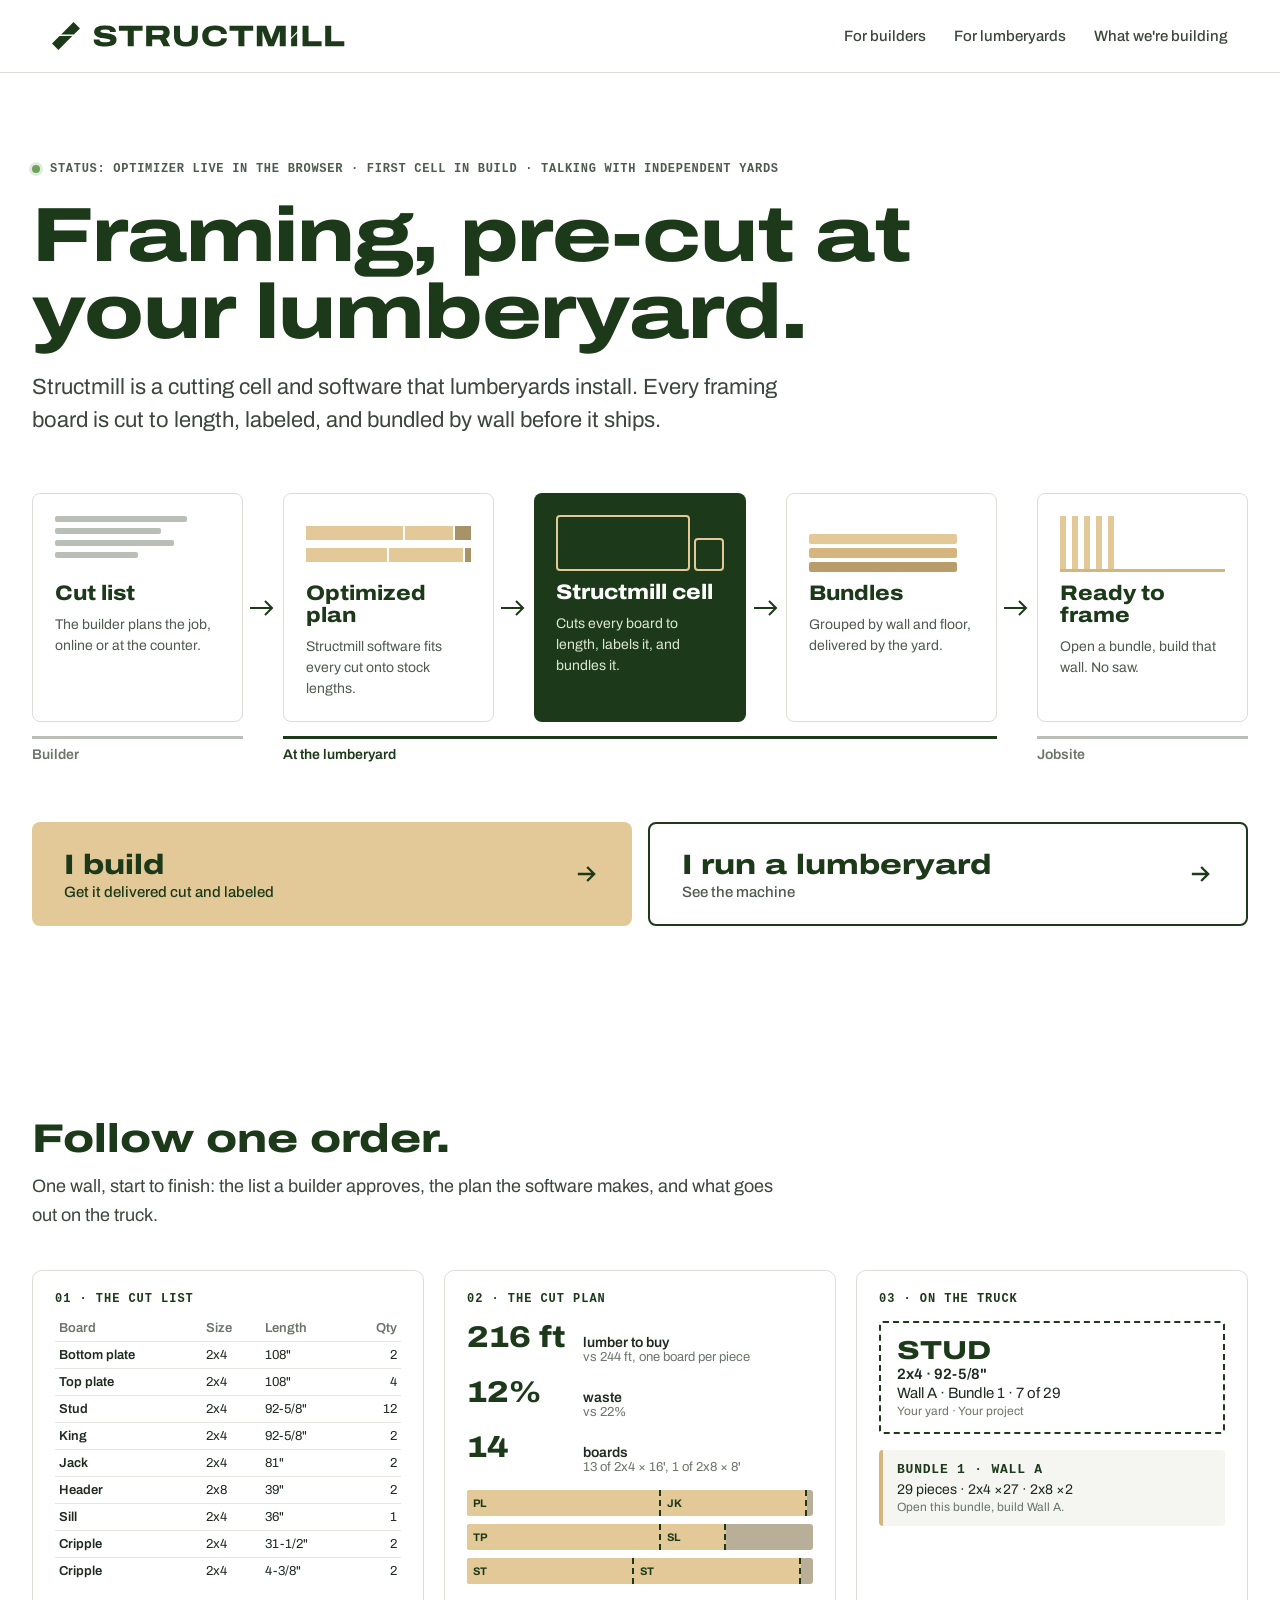
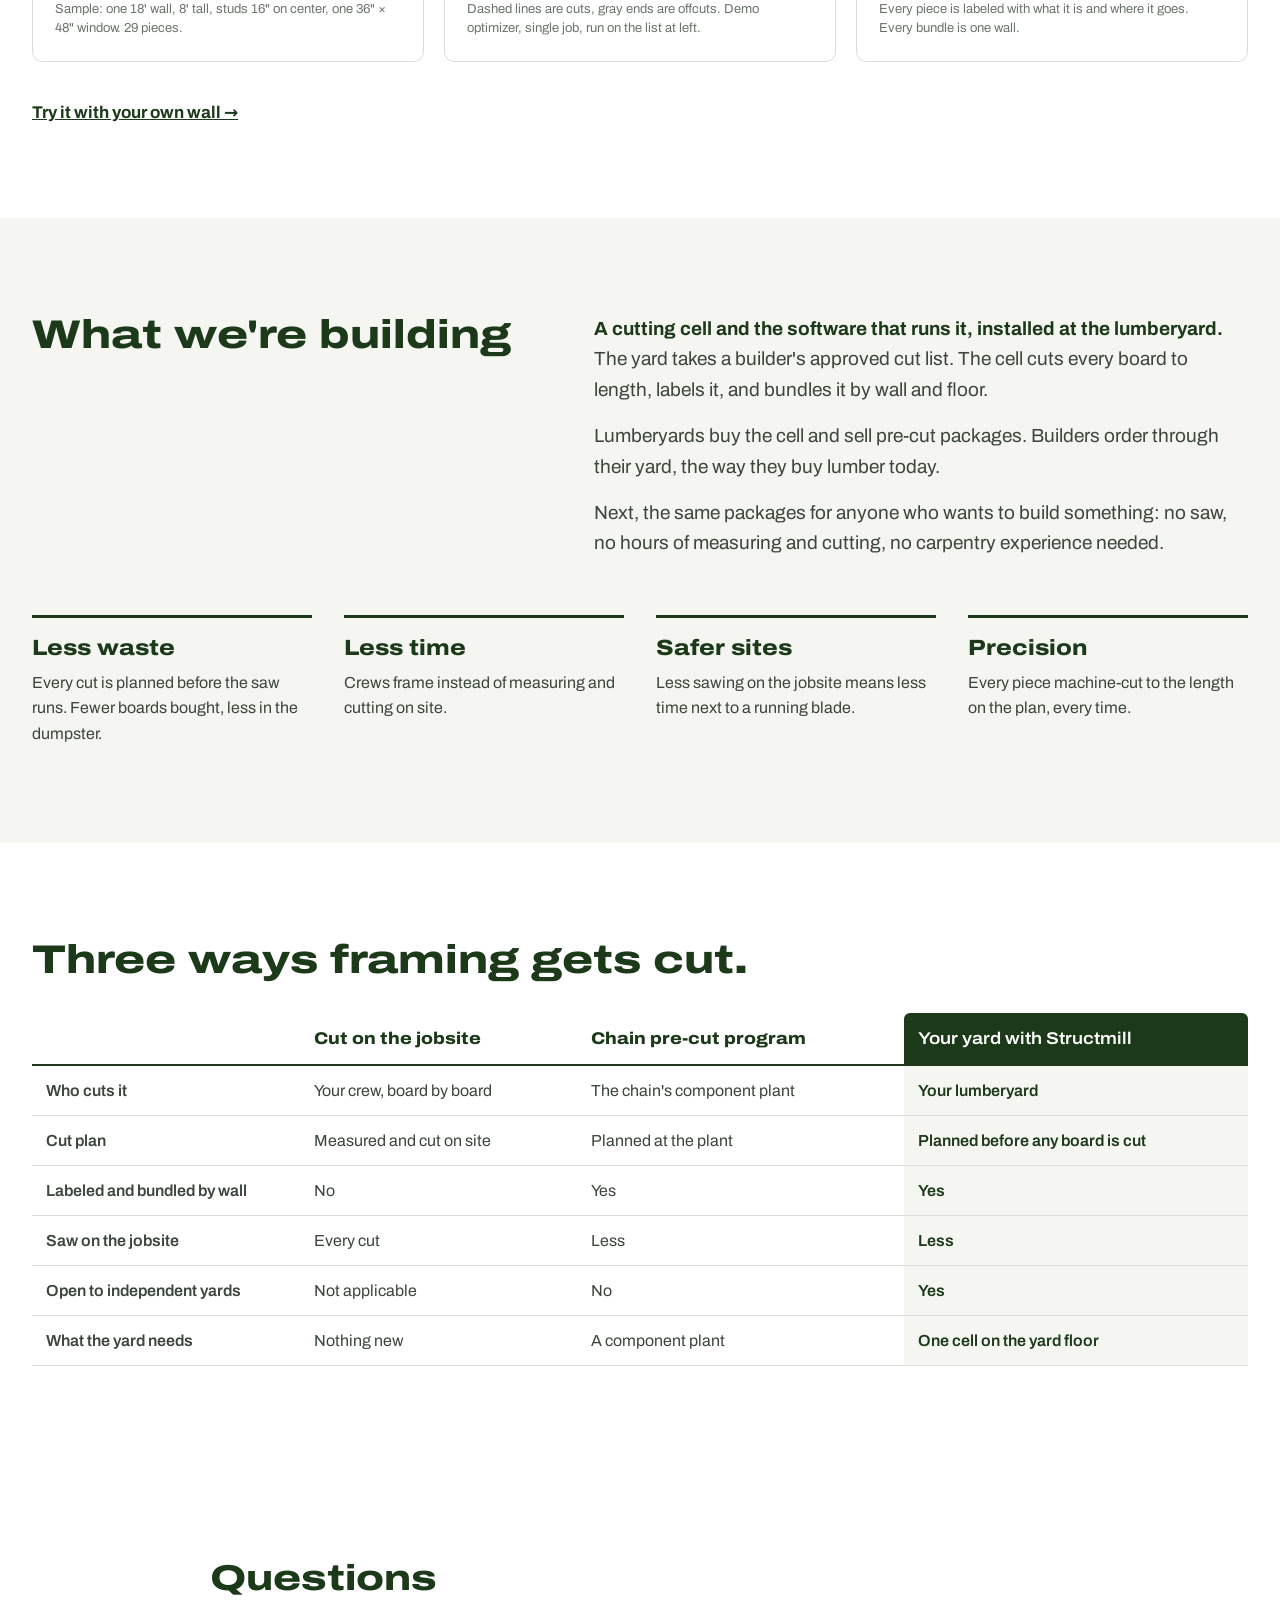
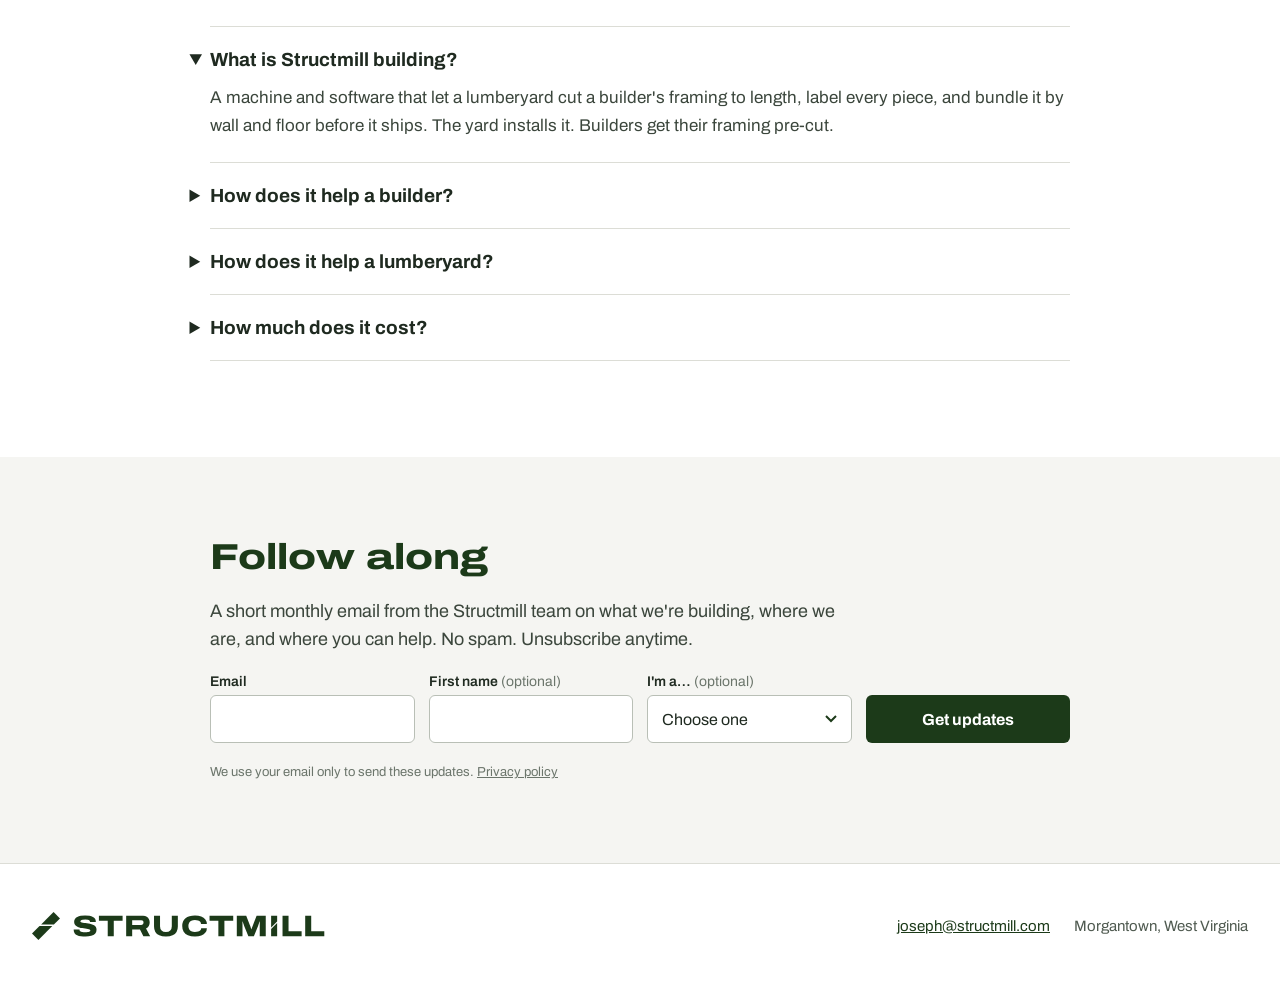
<file: index.html>
<!doctype html>
<html lang="en">
<head>
<meta charset="utf-8">
<meta name="viewport" content="width=device-width, initial-scale=1">
<title>Structmill: framing, pre-cut at your lumberyard</title>
<link rel="icon" href="/assets/icons/structmill-tab-32.png" sizes="32x32" type="image/png">
<link rel="icon" href="/assets/icons/structmill-tab-16.png" sizes="16x16" type="image/png">
<link rel="icon" href="/assets/icons/structmill-tab.svg" type="image/svg+xml">
<link rel="apple-touch-icon" href="/assets/icons/structmill-touch-180.png">
<meta name="description" content="Structmill is a cutting cell and software for lumberyards: every framing board cut to length, labeled, and bundled by wall before it ships.">
<meta name="theme-color" content="#FFFFFF">
<link rel="canonical" href="https://structmill.com/">
<meta property="og:type" content="website">
<meta property="og:site_name" content="Structmill">
<meta property="og:title" content="Structmill: framing, pre-cut at your lumberyard">
<meta property="og:description" content="Structmill is a cutting cell and software for lumberyards: every framing board cut to length, labeled, and bundled by wall before it ships.">
<meta property="og:url" content="https://structmill.com/">
<meta property="og:image" content="https://structmill.com/og-image.png">
<meta property="og:image:width" content="1200">
<meta property="og:image:height" content="630">
<meta name="twitter:card" content="summary_large_image">
<meta name="twitter:title" content="Structmill: framing, pre-cut at your lumberyard">
<meta name="twitter:description" content="Structmill is a cutting cell and software for lumberyards: every framing board cut to length, labeled, and bundled by wall before it ships.">
<meta name="twitter:image" content="https://structmill.com/og-image.png">
<link rel="preload" href="/assets/fonts/archivo-variable.woff2" as="font" type="font/woff2" crossorigin>
<link rel="stylesheet" href="/assets/site.css">
</head>
<body>
<div style="font-family: Archivo, system-ui, sans-serif; color: #1F2A20; background: #FFFFFF; min-height: 100vh">

<header style="border-bottom: 1px solid #DCDDD6">
<nav class="sec" style="max-width: 1240px; margin: 0 auto; padding: 22px 32px; display: flex; flex-wrap: wrap; align-items: center; justify-content: space-between; gap: 16px">
<a href="/" aria-label="Structmill home" style="display: flex"><img class="logo" src="/assets/structmill-lockup.svg" alt="Structmill" width="293" height="28"></a>
<div class="nav-links" style="display: flex; flex-wrap: wrap; align-items: center; gap: 28px; font-size: 15px; font-weight: 500">
<a href="/builders/" style="color: #3B463C; text-decoration: none">For builders</a>
<a href="/lumberyards/" style="color: #3B463C; text-decoration: none">For lumberyards</a>
<a href="#what" style="color: #3B463C; text-decoration: none">What we're building</a>
</div>
</nav>
</header>

<section class="sec hero" aria-label="Structmill" style="padding: 88px 32px 96px">
<div style="max-width: 1240px; margin: 0 auto; display: flex; flex-direction: column; gap: 56px">
<div style="display: flex; flex-direction: column; gap: 20px">
<p class="status"><span class="status-dot" aria-hidden="true"></span>Status: optimizer live in the browser · first cell in build · talking with independent yards</p>
<h1 style="margin: 0; font-stretch: 125%; font-weight: 800; font-size: clamp(42px, 6vw, 84px); line-height: 1; letter-spacing: -0.015em; color: #1C3A19; max-width: 1040px">Framing, pre-cut at your lumberyard.</h1>
<p style="margin: 0; font-size: clamp(18px, 2vw, 22px); line-height: 1.5; color: #3B463C; max-width: 760px">Structmill is a cutting cell and software that lumberyards install. Every framing board is cut to length, labeled, and bundled by wall before it ships.</p>
</div>

<div role="img" aria-label="The Structmill system: a builder's cut list is optimized by Structmill software, cut, labeled and bundled by the Structmill cell at the lumberyard, delivered, and framed on the jobsite." style="overflow-x: auto; padding-bottom: 4px">
<div class="flow-inner" style="min-width: 1060px; display: flex; flex-direction: column; gap: 14px">
<div class="flow-grid" style="display: grid; grid-template-columns: repeat(5, minmax(0, 1fr)); gap: 40px">
<div style="position: relative; background: #FFFFFF; border: 1.5px solid #DCDDD6; border-radius: 8px; padding: 22px; min-height: 196px; display: flex; flex-direction: column; gap: 10px">
<div class="flow-pic" style="height: 56px; display: flex; flex-direction: column; gap: 6px"><span style="height: 6px; width: 80%; background: #B9BFB6; border-radius: 2px"></span><span style="height: 6px; width: 64%; background: #B9BFB6; border-radius: 2px"></span><span style="height: 6px; width: 72%; background: #B9BFB6; border-radius: 2px"></span><span style="height: 6px; width: 50%; background: #B9BFB6; border-radius: 2px"></span></div>
<span style="font-stretch: 112%; font-size: 21px; font-weight: 800; color: #1C3A19">Cut list</span>
<span style="font-size: 14px; line-height: 1.5; color: #4F5A50">The builder plans the job, online or at the counter.</span>
<svg class="flow-arrow" style="position: absolute; right: -34px; top: 50%; margin-top: -12px" width="28" height="24" viewBox="0 0 28 24" fill="none" stroke="#1C3A19" stroke-width="2" aria-hidden="true"><path d="M2 12h22M17 5l7 7-7 7"/></svg>
</div>
<div style="position: relative; background: #FFFFFF; border: 1.5px solid #DCDDD6; border-radius: 8px; padding: 22px; min-height: 196px; display: flex; flex-direction: column; gap: 10px">
<div class="flow-pic" style="height: 56px; display: flex; flex-direction: column; justify-content: center; gap: 8px"><span style="display: flex; height: 14px"><span style="flex: 6; background: #E3C998"></span><span style="width: 2px"></span><span style="flex: 3; background: #E3C998"></span><span style="width: 2px"></span><span style="flex: 1; background: #A89268"></span></span><span style="display: flex; height: 14px"><span style="flex: 5; background: #E3C998"></span><span style="width: 2px"></span><span style="flex: 4.6; background: #E3C998"></span><span style="width: 2px"></span><span style="flex: 0.4; background: #A89268"></span></span></div>
<span style="font-stretch: 112%; font-size: 21px; font-weight: 800; color: #1C3A19">Optimized plan</span>
<span style="font-size: 14px; line-height: 1.5; color: #4F5A50">Structmill software fits every cut onto stock lengths.</span>
<svg class="flow-arrow" style="position: absolute; right: -34px; top: 50%; margin-top: -12px" width="28" height="24" viewBox="0 0 28 24" fill="none" stroke="#1C3A19" stroke-width="2" aria-hidden="true"><path d="M2 12h22M17 5l7 7-7 7"/></svg>
</div>
<div style="position: relative; background: #1C3A19; border-radius: 8px; padding: 22px; min-height: 196px; display: flex; flex-direction: column; gap: 10px; color: #FFFFFF">
<div class="flow-pic" style="height: 56px; display: flex; align-items: flex-end; gap: 4px"><span style="flex: 1; height: 100%; border: 2px solid #E3C998; border-radius: 4px"></span><span style="width: 30px; height: 60%; border: 2px solid #E3C998; border-radius: 4px"></span></div>
<span style="font-stretch: 112%; font-size: 21px; font-weight: 800">Structmill cell</span>
<span style="font-size: 14px; line-height: 1.5; color: #DCE6D4">Cuts every board to length, labels it, and bundles it.</span>
<svg class="flow-arrow" style="position: absolute; right: -34px; top: 50%; margin-top: -12px" width="28" height="24" viewBox="0 0 28 24" fill="none" stroke="#1C3A19" stroke-width="2" aria-hidden="true"><path d="M2 12h22M17 5l7 7-7 7"/></svg>
</div>
<div style="position: relative; background: #FFFFFF; border: 1.5px solid #DCDDD6; border-radius: 8px; padding: 22px; min-height: 196px; display: flex; flex-direction: column; gap: 10px">
<div class="flow-pic" style="height: 56px; display: flex; flex-direction: column; justify-content: flex-end; gap: 4px"><span style="height: 10px; width: 90%; background: #E3C998; border-radius: 2px"></span><span style="height: 10px; width: 90%; background: #D4B57E; border-radius: 2px"></span><span style="height: 10px; width: 90%; background: #B89C69; border-radius: 2px"></span></div>
<span style="font-stretch: 112%; font-size: 21px; font-weight: 800; color: #1C3A19">Bundles</span>
<span style="font-size: 14px; line-height: 1.5; color: #4F5A50">Grouped by wall and floor, delivered by the yard.</span>
<svg class="flow-arrow" style="position: absolute; right: -34px; top: 50%; margin-top: -12px" width="28" height="24" viewBox="0 0 28 24" fill="none" stroke="#1C3A19" stroke-width="2" aria-hidden="true"><path d="M2 12h22M17 5l7 7-7 7"/></svg>
</div>
<div style="background: #FFFFFF; border: 1.5px solid #DCDDD6; border-radius: 8px; padding: 22px; min-height: 196px; display: flex; flex-direction: column; gap: 10px">
<div class="flow-pic" style="height: 56px; display: flex; align-items: flex-end; gap: 6px; border-bottom: 3px solid #D4B57E"><span style="width: 6px; height: 100%; background: #E3C998"></span><span style="width: 6px; height: 100%; background: #E3C998"></span><span style="width: 6px; height: 100%; background: #E3C998"></span><span style="width: 6px; height: 100%; background: #E3C998"></span><span style="width: 6px; height: 100%; background: #E3C998"></span></div>
<span style="font-stretch: 112%; font-size: 21px; font-weight: 800; color: #1C3A19">Ready to frame</span>
<span style="font-size: 14px; line-height: 1.5; color: #4F5A50">Open a bundle, build that wall. No saw.</span>
</div>
</div>
<div class="flow-lanes" style="display: grid; grid-template-columns: repeat(5, minmax(0, 1fr)); gap: 40px; font-size: 14px; font-weight: 600">
<div style="border-top: 3px solid #B9BFB6; padding-top: 8px; color: #6B756B">Builder</div>
<div style="grid-column: span 3; border-top: 3px solid #1C3A19; padding-top: 8px; color: #1C3A19">At the lumberyard</div>
<div style="border-top: 3px solid #B9BFB6; padding-top: 8px; color: #6B756B">Jobsite</div>
</div>
</div>
</div>

<div style="display: grid; grid-template-columns: repeat(auto-fit, minmax(300px, 1fr)); gap: 16px">
<a class="door" href="/builders/" style="display: flex; justify-content: space-between; align-items: center; gap: 16px; min-height: 104px; padding: 0 32px; background: #E3C998; color: #1C3A19; border-radius: 8px; text-decoration: none">
<span style="display: flex; flex-direction: column; gap: 4px"><span class="door-title" style="font-stretch: 125%; font-size: 28px; font-weight: 800">I build</span><span style="font-size: 15px; font-weight: 500">Get it delivered cut and labeled</span></span>
<svg width="28" height="28" viewBox="0 0 24 24" fill="none" stroke="currentColor" stroke-width="2" aria-hidden="true"><path d="M5 12h14M13 6l6 6-6 6"/></svg>
</a>
<a class="door" href="/lumberyards/" style="display: flex; justify-content: space-between; align-items: center; gap: 16px; min-height: 104px; padding: 0 32px; background: #FFFFFF; color: #1C3A19; border: 2px solid #1C3A19; border-radius: 8px; text-decoration: none">
<span style="display: flex; flex-direction: column; gap: 4px"><span class="door-title" style="font-stretch: 125%; font-size: 28px; font-weight: 800">I run a lumberyard</span><span style="font-size: 15px; font-weight: 500; color: #4F5A50">See the machine</span></span>
<svg width="28" height="28" viewBox="0 0 24 24" fill="none" stroke="currentColor" stroke-width="2" aria-hidden="true"><path d="M5 12h14M13 6l6 6-6 6"/></svg>
</a>
</div>
</div>
</section>

<section class="sec" id="order" aria-label="Follow one order" style="padding: 96px 32px">
<div style="max-width: 1240px; margin: 0 auto; display: flex; flex-direction: column; gap: 40px">
<div style="display: flex; flex-direction: column; gap: 12px; max-width: 760px">
<h2 style="margin: 0; font-stretch: 125%; font-weight: 800; font-size: 40px; line-height: 1.05; color: #1C3A19">Follow one order.</h2>
<p style="margin: 0; font-size: 18px; line-height: 1.6; color: #3B463C">One wall, start to finish: the list a builder approves, the plan the software makes, and what goes out on the truck.</p>
</div>
<div class="ord">
<div class="ord-card">
<p class="ord-step">01 · The cut list</p>
<table class="ord-table"><thead><tr><th>Board</th><th>Size</th><th>Length</th><th style="text-align: right">Qty</th></tr></thead><tbody><tr><td>Bottom plate</td><td>2x4</td><td>108"</td><td style="text-align: right">2</td></tr><tr><td>Top plate</td><td>2x4</td><td>108"</td><td style="text-align: right">4</td></tr><tr><td>Stud</td><td>2x4</td><td>92-5/8"</td><td style="text-align: right">12</td></tr><tr><td>King</td><td>2x4</td><td>92-5/8"</td><td style="text-align: right">2</td></tr><tr><td>Jack</td><td>2x4</td><td>81"</td><td style="text-align: right">2</td></tr><tr><td>Header</td><td>2x8</td><td>39"</td><td style="text-align: right">2</td></tr><tr><td>Sill</td><td>2x4</td><td>36"</td><td style="text-align: right">1</td></tr><tr><td>Cripple</td><td>2x4</td><td>31-1/2"</td><td style="text-align: right">2</td></tr><tr><td>Cripple</td><td>2x4</td><td>4-3/8"</td><td style="text-align: right">2</td></tr></tbody></table>
<p class="ord-cap">Sample: one 18' wall, 8' tall, studs 16" on center, one 36" × 48" window. 29 pieces.</p>
</div>
<div class="ord-card">
<p class="ord-step">02 · The cut plan</p>
<div class="ord-stats">
<div><span class="ord-num">216 ft</span><span class="ord-lab">lumber to buy</span><span class="ord-vs">vs 244 ft, one board per piece</span></div>
<div><span class="ord-num">12%</span><span class="ord-lab">waste</span><span class="ord-vs">vs 22%</span></div>
<div><span class="ord-num">14</span><span class="ord-lab">boards</span><span class="ord-vs">13 of 2x4 × 16', 1 of 2x8 × 8'</span></div>
</div>
<div style="display: flex; flex-direction: column; gap: 8px" aria-hidden="true"><div class="ord-bar"><span style="flex: 0 0 56.2%">PL</span><span style="flex: 0 0 42.2%">JK</span><i></i></div><div class="ord-bar"><span style="flex: 0 0 56.2%">TP</span><span style="flex: 0 0 18.8%">SL</span><i></i></div><div class="ord-bar"><span style="flex: 0 0 48.2%">ST</span><span style="flex: 0 0 48.2%">ST</span><i></i></div></div>
<p class="ord-cap">Dashed lines are cuts, gray ends are offcuts. Demo optimizer, single job, run on the list at left.</p>
</div>
<div class="ord-card">
<p class="ord-step">03 · On the truck</p>
<div class="label-mock"><span class="lm-role">STUD</span><span class="lm-size">2x4 · 92-5/8"</span><span>Wall A · Bundle 1 · 7 of 29</span><span class="lm-small">Your yard · Your project</span></div>
<div class="tag-mock"><span class="tm-head">BUNDLE 1 · WALL A</span><span>29 pieces · 2x4 ×27 · 2x8 ×2</span><span class="lm-small">Open this bundle, build Wall A.</span></div>
<p class="ord-cap">Every piece is labeled with what it is and where it goes. Every bundle is one wall.</p>
</div>
</div>
<a href="/builders/#wall-lab" style="align-self: flex-start; font-weight: 700; font-size: 17px">Try it with your own wall →</a>
</div>
</section>

<section class="sec" id="what" aria-label="What we're building" style="background: #F5F5F2; padding: 96px 32px">
<div style="max-width: 1240px; margin: 0 auto; display: flex; flex-direction: column; gap: 56px">
<div style="display: flex; flex-wrap: wrap; gap: 48px">
<h2 style="flex: 1 1 420px; margin: 0; font-stretch: 125%; font-weight: 800; font-size: 40px; line-height: 1.05; color: #1C3A19">What we're building</h2>
<div style="flex: 1 1 560px; min-width: 0; display: flex; flex-direction: column; gap: 16px; font-size: 19px; line-height: 1.6; color: #3B463C">
<p style="margin: 0"><strong style="color: #1C3A19">A cutting cell and the software that runs it, installed at the lumberyard.</strong> The yard takes a builder's approved cut list. The cell cuts every board to length, labels it, and bundles it by wall and floor.</p>
<p style="margin: 0">Lumberyards buy the cell and sell pre-cut packages. Builders order through their yard, the way they buy lumber today.</p>
<p style="margin: 0">Next, the same packages for anyone who wants to build something: no saw, no hours of measuring and cutting, no carpentry experience needed.</p>
</div>
</div>
<div style="display: grid; grid-template-columns: repeat(auto-fit, minmax(240px, 1fr)); gap: 32px">
<div style="display: flex; flex-direction: column; gap: 10px; border-top: 3px solid #1C3A19; padding-top: 18px"><h3 style="margin: 0; font-stretch: 115%; font-size: 22px; font-weight: 800; color: #1C3A19">Less waste</h3><p style="margin: 0; font-size: 16px; line-height: 1.6; color: #3B463C">Every cut is planned before the saw runs. Fewer boards bought, less in the dumpster.</p></div>
<div style="display: flex; flex-direction: column; gap: 10px; border-top: 3px solid #1C3A19; padding-top: 18px"><h3 style="margin: 0; font-stretch: 115%; font-size: 22px; font-weight: 800; color: #1C3A19">Less time</h3><p style="margin: 0; font-size: 16px; line-height: 1.6; color: #3B463C">Crews frame instead of measuring and cutting on site.</p></div>
<div style="display: flex; flex-direction: column; gap: 10px; border-top: 3px solid #1C3A19; padding-top: 18px"><h3 style="margin: 0; font-stretch: 115%; font-size: 22px; font-weight: 800; color: #1C3A19">Safer sites</h3><p style="margin: 0; font-size: 16px; line-height: 1.6; color: #3B463C">Less sawing on the jobsite means less time next to a running blade.</p></div>
<div style="display: flex; flex-direction: column; gap: 10px; border-top: 3px solid #1C3A19; padding-top: 18px"><h3 style="margin: 0; font-stretch: 115%; font-size: 22px; font-weight: 800; color: #1C3A19">Precision</h3><p style="margin: 0; font-size: 16px; line-height: 1.6; color: #3B463C">Every piece machine-cut to the length on the plan, every time.</p></div>
</div>
</div>
</section>

<section class="sec" id="compare" aria-label="Three ways framing gets cut" style="padding: 96px 32px">
<div style="max-width: 1240px; margin: 0 auto; display: flex; flex-direction: column; gap: 32px">
<h2 style="margin: 0; font-stretch: 125%; font-weight: 800; font-size: 40px; line-height: 1.05; color: #1C3A19">Three ways framing gets cut.</h2>
<div class="cmp-wrap">
<table class="cmp">
<thead><tr><th scope="col"><span class="sr">Question</span></th><th scope="col">Cut on the jobsite</th><th scope="col">Chain pre-cut program</th><th scope="col" class="cmp-us">Your yard with Structmill</th></tr></thead>
<tbody>
<tr><th scope="row">Who cuts it</th><td>Your crew, board by board</td><td>The chain's component plant</td><td class="cmp-us">Your lumberyard</td></tr>
<tr><th scope="row">Cut plan</th><td>Measured and cut on site</td><td>Planned at the plant</td><td class="cmp-us">Planned before any board is cut</td></tr>
<tr><th scope="row">Labeled and bundled by wall</th><td>No</td><td>Yes</td><td class="cmp-us">Yes</td></tr>
<tr><th scope="row">Saw on the jobsite</th><td>Every cut</td><td>Less</td><td class="cmp-us">Less</td></tr>
<tr><th scope="row">Open to independent yards</th><td>Not applicable</td><td>No</td><td class="cmp-us">Yes</td></tr>
<tr><th scope="row">What the yard needs</th><td>Nothing new</td><td>A component plant</td><td class="cmp-us">One cell on the yard floor</td></tr>
</tbody>
</table>
</div>
<p class="scroll-hint">Swipe sideways to see all three.</p>
</div>
</section>

<section class="sec" id="questions" aria-label="Questions" style="padding: 96px 32px">
<div style="max-width: 860px; margin: 0 auto; display: flex; flex-direction: column; gap: 28px">
<h2 style="margin: 0; font-stretch: 125%; font-weight: 800; font-size: 36px; color: #1C3A19">Questions</h2>
<div style="display: flex; flex-direction: column; border-top: 1px solid #DCDDD6">
<details open style="border-bottom: 1px solid #DCDDD6; padding: 22px 0"><summary style="font-size: 19px; font-weight: 700; cursor: pointer">What is Structmill building?</summary><p style="margin: 14px 0 0; font-size: 17px; line-height: 1.65; color: #3B463C">A machine and software that let a lumberyard cut a builder's framing to length, label every piece, and bundle it by wall and floor before it ships. The yard installs it. Builders get their framing pre-cut.</p></details>
<details style="border-bottom: 1px solid #DCDDD6; padding: 22px 0"><summary style="font-size: 19px; font-weight: 700; cursor: pointer">How does it help a builder?</summary><p style="margin: 14px 0 0; font-size: 17px; line-height: 1.65; color: #3B463C">Your framing shows up cut, labeled, and sorted by wall. You buy less lumber, throw away less, spend less time cutting, and run fewer saws on site. <a href="/builders/">See it on a wall</a>.</p></details>
<details style="border-bottom: 1px solid #DCDDD6; padding: 22px 0"><summary style="font-size: 19px; font-weight: 700; cursor: pointer">How does it help a lumberyard?</summary><p style="margin: 14px 0 0; font-size: 17px; line-height: 1.65; color: #3B463C">You sell finished framing packages instead of boards by the piece, match the pre-cut programs the chains offer without building a plant, and give your builders a reason to order every job from you. <a href="/lumberyards/">See the machine</a>.</p></details>
<details style="border-bottom: 1px solid #DCDDD6; padding: 22px 0"><summary style="font-size: 19px; font-weight: 700; cursor: pointer">How much does it cost?</summary><p style="margin: 14px 0 0; font-size: 17px; line-height: 1.65; color: #3B463C">Lumberyards buy the cell outright or lease to own, with an annual software and maintenance package. Builders pay their lumberyard for pre-cut packages, at a price the yard sets. Planning with Structmill is free.</p></details>
</div>
</div>
</section>

<section class="sec" id="follow" aria-label="Follow along" style="background: #F5F5F2; padding: 80px 32px">
<div style="max-width: 860px; margin: 0 auto; display: flex; flex-direction: column; gap: 20px">
<h2 style="margin: 0; font-stretch: 125%; font-weight: 800; font-size: 36px; color: #1C3A19">Follow along</h2>
<p style="margin: 0; font-size: 18px; line-height: 1.6; color: #3B463C; max-width: 640px">A short monthly email from the Structmill team on what we're building, where we are, and where you can help. No spam. Unsubscribe anytime.</p>
<form class="upd" data-updates-form data-list="structmill" novalidate>
<label for="upd-email-1"><span>Email</span><input id="upd-email-1" type="email" name="email" autocomplete="email" inputmode="email" required></label>
<label for="upd-name-1"><span>First name <span class="opt">(optional)</span></span><input id="upd-name-1" type="text" name="metadata__first_name" autocomplete="given-name"></label>
<label for="upd-role-1"><span>I'm a… <span class="opt">(optional)</span></span><select id="upd-role-1" name="metadata__role" data-role><option value="">Choose one</option><option value="lumberyard">Lumberyard</option><option value="contractor">Contractor</option><option value="investor">Investor</option><option value="advisor-supporter">Advisor or supporter</option><option value="other">Other</option></select></label>
<button type="submit">Get updates</button>
<input type="hidden" name="tag" value="" data-role-tag>
<input type="hidden" name="tag" value="site-home">
<input type="hidden" name="embed" value="1">
<div class="upd-trap" aria-hidden="true"><label for="upd-trap-1">Leave this empty<input id="upd-trap-1" type="text" name="website_confirm" tabindex="-1" autocomplete="off" data-trap></label></div>
<p class="upd-error" role="alert" data-error></p>
</form>
<p class="upd-success" role="status" tabindex="-1" hidden data-success>You're on the list. First update lands next month.</p>
<p class="upd-note">We use your email only to send these updates. <a href="/privacy/" style="color: inherit">Privacy policy</a></p>
</div>
</section>

<footer class="sec" style="border-top: 1px solid #DCDDD6; padding: 48px 32px">
<div style="max-width: 1240px; margin: 0 auto; display: flex; flex-wrap: wrap; justify-content: space-between; align-items: center; gap: 24px; font-size: 15px; color: #4F5A50">
<img class="logo" src="/assets/structmill-lockup.svg" alt="Structmill" width="293" height="28">
<div style="display: flex; flex-wrap: wrap; gap: 24px"><a href="mailto:joseph@structmill.com">joseph@structmill.com</a><span>Morgantown, West Virginia</span></div>
</div>
</footer>

</div>
<script src="/assets/updates.js" defer></script>
</body>
</html>
</file>
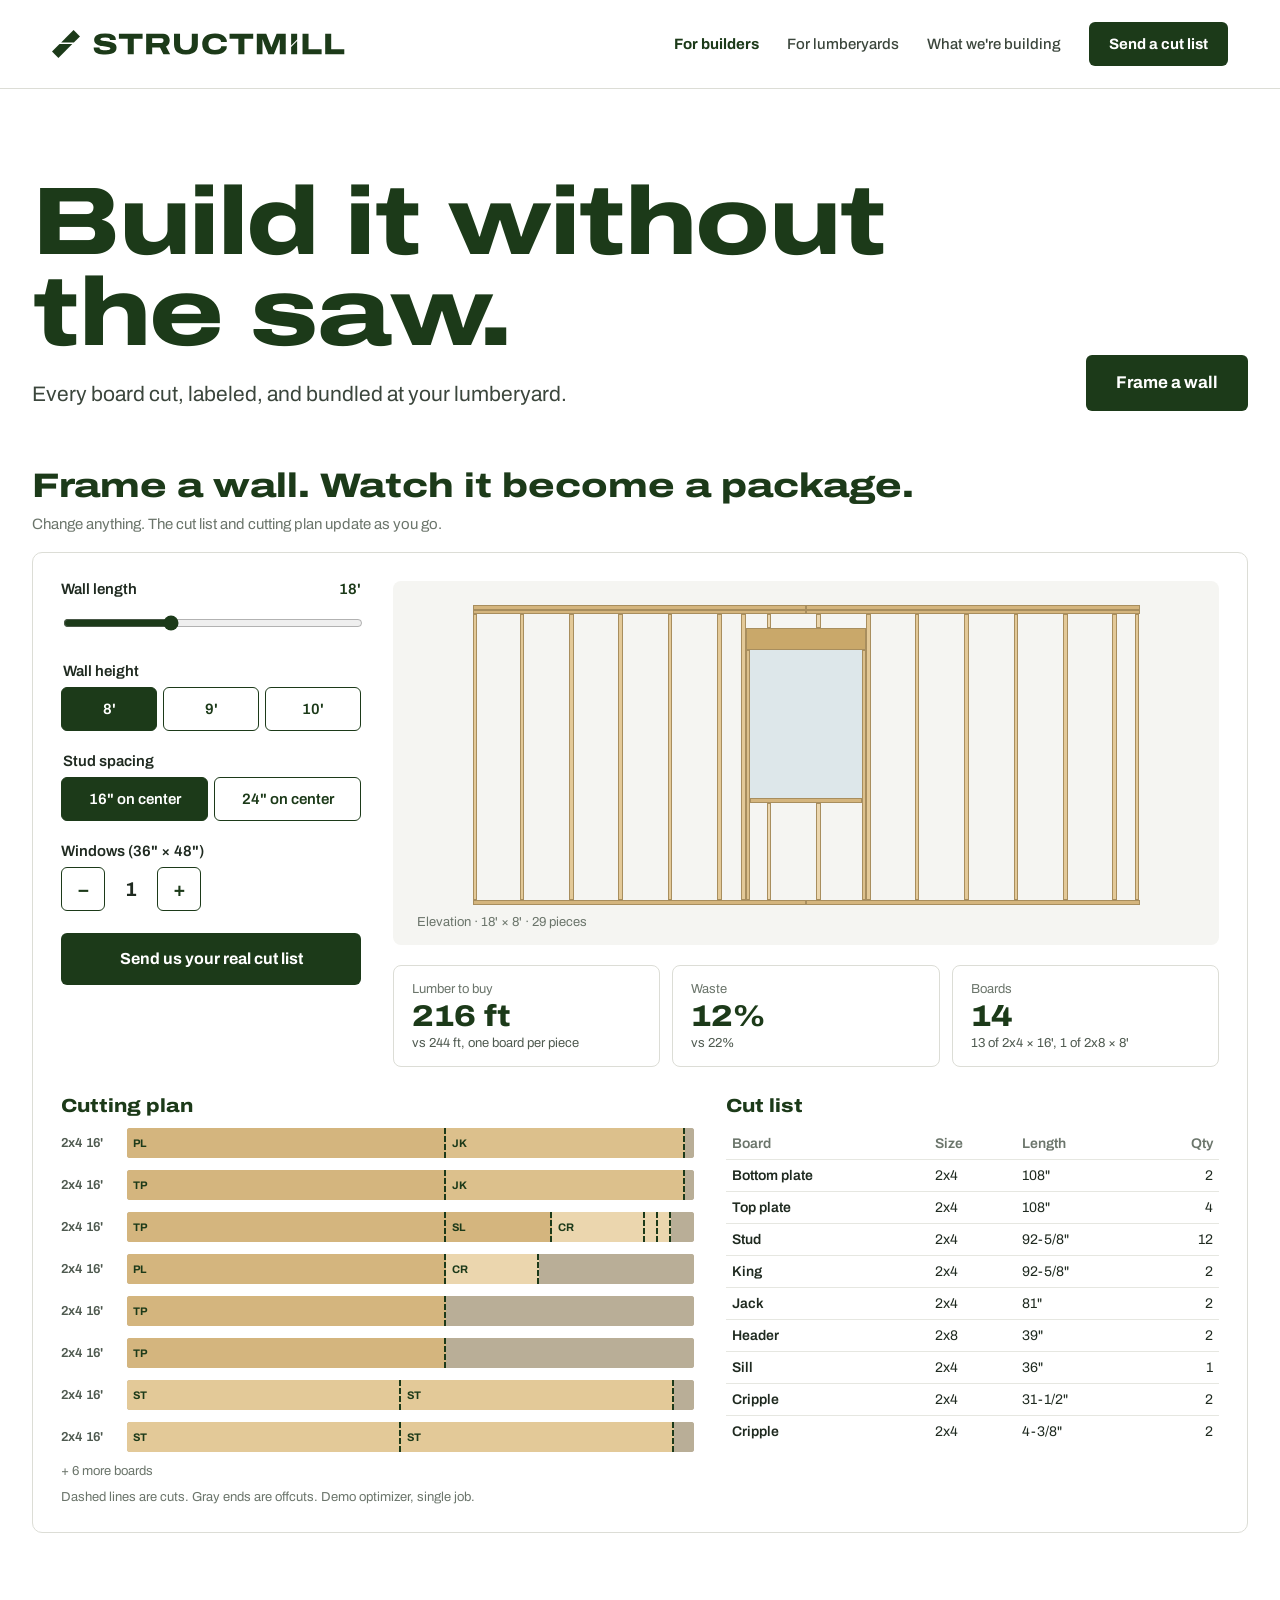
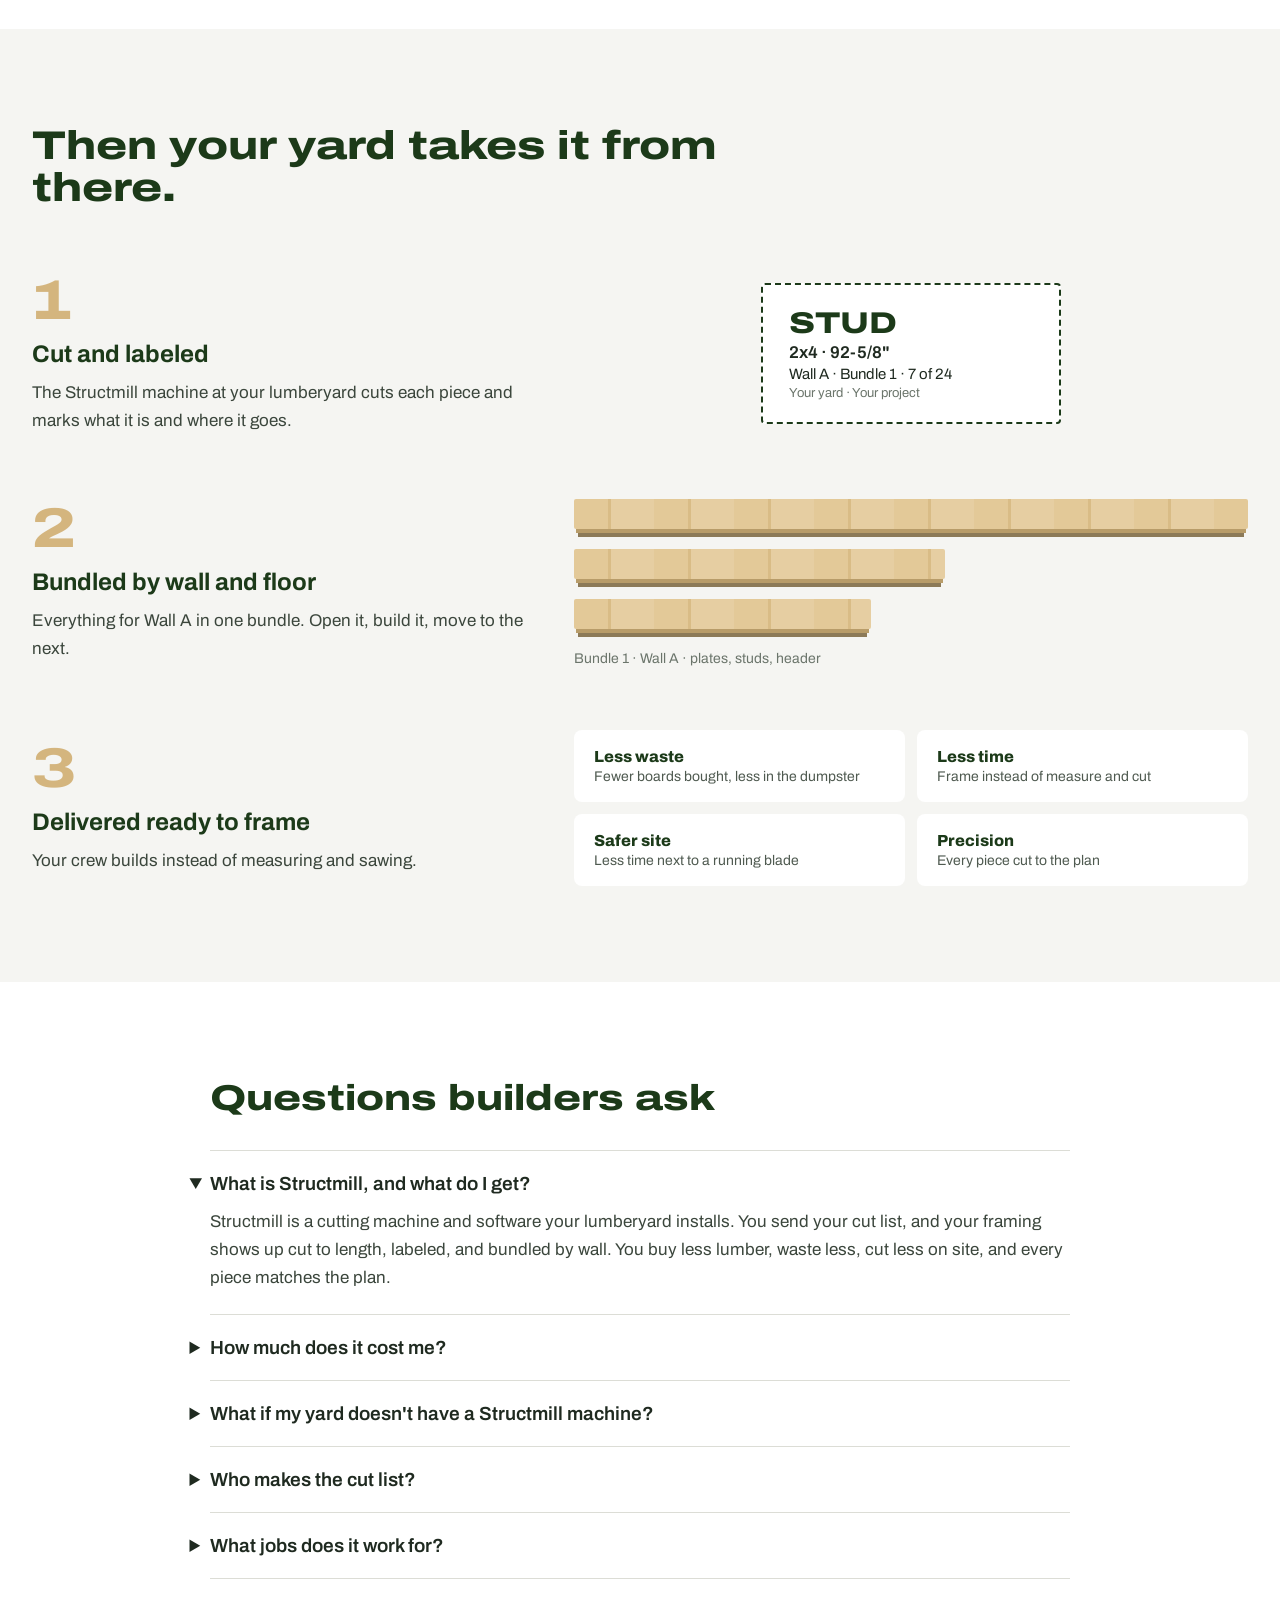
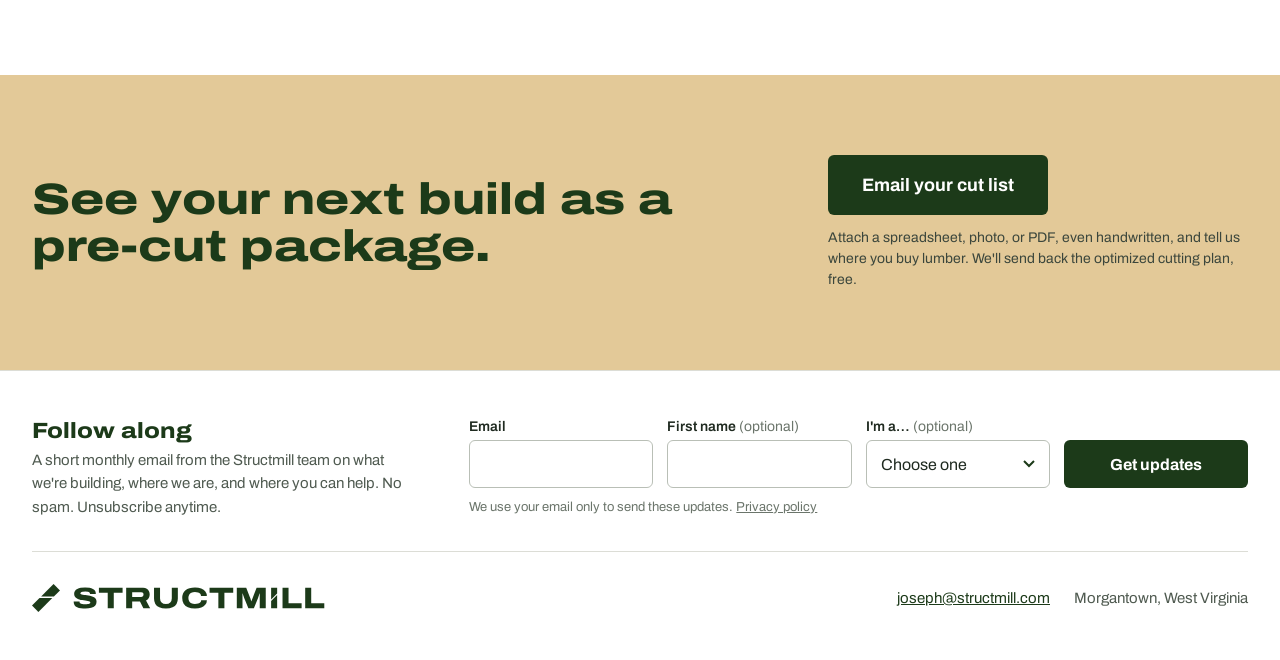
<file: builders/index.html>
<!doctype html>
<html lang="en">
<head>
<meta charset="utf-8">
<meta name="viewport" content="width=device-width, initial-scale=1">
<title>Structmill for builders: build it without the saw</title>
<link rel="icon" href="/assets/icons/structmill-tab-32.png" sizes="32x32" type="image/png">
<link rel="icon" href="/assets/icons/structmill-tab-16.png" sizes="16x16" type="image/png">
<link rel="icon" href="/assets/icons/structmill-tab.svg" type="image/svg+xml">
<link rel="apple-touch-icon" href="/assets/icons/structmill-touch-180.png">
<meta name="description" content="Frame a wall in Wall Lab and watch it become a pre-cut package: every board cut, labeled, and bundled at your lumberyard.">
<meta name="theme-color" content="#FFFFFF">
<link rel="canonical" href="https://structmill.com/builders/">
<meta property="og:type" content="website">
<meta property="og:site_name" content="Structmill">
<meta property="og:title" content="Structmill for builders: build it without the saw">
<meta property="og:description" content="Frame a wall in Wall Lab and watch it become a pre-cut package: every board cut, labeled, and bundled at your lumberyard.">
<meta property="og:url" content="https://structmill.com/builders/">
<meta property="og:image" content="https://structmill.com/og-image.png">
<meta property="og:image:width" content="1200">
<meta property="og:image:height" content="630">
<meta name="twitter:card" content="summary_large_image">
<meta name="twitter:title" content="Structmill for builders: build it without the saw">
<meta name="twitter:description" content="Frame a wall in Wall Lab and watch it become a pre-cut package: every board cut, labeled, and bundled at your lumberyard.">
<meta name="twitter:image" content="https://structmill.com/og-image.png">
<link rel="preload" href="/assets/fonts/archivo-variable.woff2" as="font" type="font/woff2" crossorigin>
<link rel="stylesheet" href="/assets/site.css">
</head>
<body>
<div style="font-family: Archivo, system-ui, sans-serif; color: #1F2A20; background: #FFFFFF; min-height: 100vh">

<header style="border-bottom: 1px solid #DCDDD6">
<nav class="sec" style="max-width: 1240px; margin: 0 auto; padding: 22px 32px; display: flex; flex-wrap: wrap; align-items: center; justify-content: space-between; gap: 16px">
<a href="/" aria-label="Structmill home" style="display: flex"><img class="logo" src="/assets/structmill-lockup.svg" alt="Structmill" width="293" height="28"></a>
<div class="nav-links" style="display: flex; flex-wrap: wrap; align-items: center; gap: 28px; font-size: 15px; font-weight: 500">
<a href="/builders/" style="color: #1C3A19; text-decoration: none; font-weight: 700">For builders</a>
<a href="/lumberyards/" style="color: #3B463C; text-decoration: none">For lumberyards</a>
<a href="/#what" style="color: #3B463C; text-decoration: none">What we're building</a>
<a class="nav-cta" href="#send" style="display: inline-flex; align-items: center; min-height: 44px; padding: 0 20px; background: #1C3A19; color: #FFFFFF; font-weight: 700; border-radius: 6px; text-decoration: none">Send a cut list</a>
</div>
</nav>
</header>

<section class="sec hero" style="padding: 88px 32px 56px">
<div style="max-width: 1240px; margin: 0 auto; display: flex; flex-wrap: wrap; gap: 32px; align-items: flex-end; justify-content: space-between">
<div style="flex: 1 1 640px; min-width: 0; display: flex; flex-direction: column; gap: 20px">
<h1 style="margin: 0; font-stretch: 125%; font-weight: 800; font-size: clamp(48px, 7.5vw, 104px); line-height: 0.95; letter-spacing: -0.015em; color: #1C3A19">Build it without the saw.</h1>
<p style="margin: 0; font-size: 21px; line-height: 1.5; color: #3B463C">Every board cut, labeled, and bundled at your lumberyard.</p>
</div>
<a href="#wall-lab" style="display: inline-flex; align-items: center; min-height: 56px; padding: 0 30px; background: #1C3A19; color: #FFFFFF; font-weight: 700; font-size: 17px; border-radius: 6px; text-decoration: none">Frame a wall</a>
</div>
</section>

<section class="sec flush-top" id="wall-lab" aria-label="Wall Lab" style="padding: 0 32px 96px">
<div style="max-width: 1240px; margin: 0 auto; display: flex; flex-direction: column; gap: 20px">
<div style="display: flex; flex-wrap: wrap; justify-content: space-between; align-items: baseline; gap: 12px">
<h2 style="margin: 0; font-stretch: 125%; font-weight: 800; font-size: 34px; color: #1C3A19">Frame a wall. Watch it become a package.</h2>
<span style="font-size: 15px; color: #6B756B">Change anything. The cut list and cutting plan update as you go.</span>
</div>
<div id="wall-lab-app" class="wl" style="font-family: Archivo, system-ui, sans-serif; color: #1F2A20; background: #FFFFFF; border: 1.5px solid #DCDDD6; border-radius: 10px; padding: 28px; display: flex; flex-direction: column; gap: 28px; width: 100%">
<div style="display: flex; flex-wrap: wrap; gap: 32px">
<div class="wl-form" style="flex: 0 1 300px; min-width: 260px; display: flex; flex-direction: column; gap: 22px">
<label style="display: flex; flex-direction: column; gap: 8px; font-size: 15px; font-weight: 600">
<span style="display: flex; justify-content: space-between"><span>Wall length</span><span id="wl-len-label" style="color: #1C3A19">18'</span></span>
<input id="wl-len" type="range" min="6" max="40" step="1" value="18" style="accent-color: #1C3A19; width: 100%; min-height: 32px">
</label>
<fieldset style="margin: 0; padding: 0; border: none; display: flex; flex-direction: column; gap: 8px">
<legend style="font-size: 15px; font-weight: 600; padding-bottom: 8px">Wall height</legend>
<div style="display: flex; gap: 6px"><button type="button" data-h="8">8'</button><button type="button" data-h="9">9'</button><button type="button" data-h="10">10'</button></div>
</fieldset>
<fieldset style="margin: 0; padding: 0; border: none; display: flex; flex-direction: column; gap: 8px">
<legend style="font-size: 15px; font-weight: 600; padding-bottom: 8px">Stud spacing</legend>
<div style="display: flex; gap: 6px"><button type="button" data-sp="16">16" on center</button><button type="button" data-sp="24">24" on center</button></div>
</fieldset>
<div style="display: flex; flex-direction: column; gap: 8px">
<span style="font-size: 15px; font-weight: 600">Windows (36" × 48")</span>
<div style="display: flex; align-items: center; gap: 10px">
<button id="wl-down" type="button" aria-label="Fewer windows" style="width: 44px; height: 44px; border: 1.5px solid #1C3A19; border-radius: 6px; background: #FFFFFF; color: #1C3A19; font: 700 20px Archivo, sans-serif; cursor: pointer">−</button>
<span id="wl-win" aria-live="polite" style="min-width: 32px; text-align: center; font-size: 20px; font-weight: 700">1</span>
<button id="wl-up" type="button" aria-label="More windows" style="width: 44px; height: 44px; border: 1.5px solid #1C3A19; border-radius: 6px; background: #FFFFFF; color: #1C3A19; font: 700 20px Archivo, sans-serif; cursor: pointer">+</button>
</div>
<span id="wl-note" hidden style="font-size: 13px; color: #8A5A1F"></span>
</div>
<a id="wl-send" href="mailto:joseph@structmill.com?subject=My%20cut%20list&amp;body=Hello%2C%0A%0AMy%20cut%20list%20is%20attached%20%28spreadsheet%2C%20photo%2C%20or%20PDF%29.%0A%0AI%20buy%20lumber%20from%3A%20%0AThe%20job%3A%20%0A%0A" style="display: inline-flex; align-items: center; justify-content: center; min-height: 52px; padding: 0 22px; background: #1C3A19; color: #FFFFFF; font-weight: 700; border-radius: 6px; text-decoration: none">Send us your real cut list</a>
</div>
<div style="flex: 1 1 560px; min-width: 0; display: flex; flex-direction: column; gap: 20px">
<div style="background: #F5F5F2; border-radius: 8px; padding: 24px 24px 16px; display: flex; flex-direction: column; gap: 10px">
<div id="wl-elev" role="img" aria-label="Framing elevation" style="position: relative; width: 100%; margin: 0 auto"></div>
<span id="wl-caption" style="font-size: 13px; color: #6B756B"></span>
</div>
<div class="wl-stats" style="display: grid; grid-template-columns: repeat(3, minmax(0, 1fr)); gap: 12px">
<div style="border: 1.5px solid #DCDDD6; border-radius: 8px; padding: 16px 18px; display: flex; flex-direction: column; gap: 4px"><span style="font-size: 13px; color: #6B756B">Lumber to buy</span><span id="wl-opt-ft" class="wl-stat-num" style="font-stretch: 115%; font-size: 30px; font-weight: 800; color: #1C3A19"></span><span id="wl-base-ft" style="font-size: 13px; color: #4F5A50"></span></div>
<div style="border: 1.5px solid #DCDDD6; border-radius: 8px; padding: 16px 18px; display: flex; flex-direction: column; gap: 4px"><span style="font-size: 13px; color: #6B756B">Waste</span><span id="wl-opt-waste" class="wl-stat-num" style="font-stretch: 115%; font-size: 30px; font-weight: 800; color: #1C3A19"></span><span id="wl-base-waste" style="font-size: 13px; color: #4F5A50"></span></div>
<div style="border: 1.5px solid #DCDDD6; border-radius: 8px; padding: 16px 18px; display: flex; flex-direction: column; gap: 4px"><span style="font-size: 13px; color: #6B756B">Boards</span><span id="wl-boards" class="wl-stat-num" style="font-stretch: 115%; font-size: 30px; font-weight: 800; color: #1C3A19"></span><span id="wl-mix" style="font-size: 13px; color: #4F5A50"></span></div>
</div>
</div>
</div>
<div style="display: flex; flex-wrap: wrap; gap: 32px">
<div style="flex: 1 1 520px; min-width: 0; display: flex; flex-direction: column; gap: 12px">
<h3 style="margin: 0; font-stretch: 115%; font-size: 19px; font-weight: 800; color: #1C3A19">Cutting plan</h3>
<div id="wl-plan" style="display: flex; flex-direction: column; gap: 12px"></div>
<span id="wl-more" hidden style="font-size: 13px; color: #6B756B"></span>
<span style="font-size: 13px; color: #6B756B">Dashed lines are cuts. Gray ends are offcuts. Demo optimizer, single job.</span>
</div>
<div style="flex: 1 1 380px; min-width: 0; display: flex; flex-direction: column; gap: 12px">
<h3 style="margin: 0; font-stretch: 115%; font-size: 19px; font-weight: 800; color: #1C3A19">Cut list</h3>
<table style="width: 100%; border-collapse: collapse; font-size: 14px">
<thead><tr style="text-align: left; color: #6B756B"><th style="padding: 8px 6px; font-weight: 600">Board</th><th style="padding: 8px 6px; font-weight: 600">Size</th><th style="padding: 8px 6px; font-weight: 600">Length</th><th style="padding: 8px 6px; font-weight: 600; text-align: right">Qty</th></tr></thead>
<tbody id="wl-rows"></tbody>
</table>
</div>
</div>
</div>
<noscript><p style="font-size: 15px">Wall Lab needs JavaScript turned on.</p></noscript>
</div>
</section>

<section class="sec" aria-label="Then your yard takes it from there" style="background: #F5F5F2; padding: 96px 32px">
<div style="max-width: 1240px; margin: 0 auto; display: flex; flex-direction: column; gap: 64px">
<h2 style="margin: 0; font-stretch: 125%; font-weight: 800; font-size: 40px; line-height: 1.05; color: #1C3A19; max-width: 760px">Then your yard takes it from there.</h2>

<div style="display: flex; flex-wrap: wrap; gap: 48px; align-items: center">
<div style="flex: 1 1 340px; min-width: 0; display: flex; flex-direction: column; gap: 12px"><span class="big-num" style="font-stretch: 125%; font-size: 56px; font-weight: 800; color: #D4B57E; line-height: 1">1</span><h3 style="margin: 0; font-size: 24px; color: #1C3A19">Cut and labeled</h3><p style="margin: 0; font-size: 17px; line-height: 1.65; color: #3B463C">The Structmill machine at your lumberyard cuts each piece and marks what it is and where it goes.</p></div>
<div style="flex: 1 1 520px; min-width: 0; display: flex; justify-content: center">
<div style="background: #FFFFFF; border: 2px dashed #1C3A19; border-radius: 4px; padding: 22px 26px; display: flex; flex-direction: column; gap: 4px; min-width: 300px" class="label-card">
<span style="font-stretch: 125%; font-size: 30px; font-weight: 800; color: #1C3A19">STUD</span>
<span style="font-size: 17px; font-weight: 600">2x4 · 92-5/8"</span>
<span style="font-size: 15px">Wall A · Bundle 1 · 7 of 24</span>
<span style="font-size: 13px; color: #6B756B">Your yard · Your project</span>
</div>
</div>
</div>

<div style="display: flex; flex-wrap: wrap; gap: 48px; align-items: center">
<div style="flex: 1 1 340px; min-width: 0; display: flex; flex-direction: column; gap: 12px"><span class="big-num" style="font-stretch: 125%; font-size: 56px; font-weight: 800; color: #D4B57E; line-height: 1">2</span><h3 style="margin: 0; font-size: 24px; color: #1C3A19">Bundled by wall and floor</h3><p style="margin: 0; font-size: 17px; line-height: 1.65; color: #3B463C">Everything for Wall A in one bundle. Open it, build it, move to the next.</p></div>
<div style="flex: 1 1 520px; min-width: 0; display: flex; flex-direction: column; gap: 10px">
<div style="height: 30px; width: 100%; border-radius: 2px; background: repeating-linear-gradient(90deg, #E3C998 0 34px, #D9BC86 34px 37px, #E6CEA2 37px 80px); box-shadow: 0 6px 0 -2px #B89C69, 0 12px 0 -4px #8C7A58"></div>
<div style="height: 30px; width: 55%; border-radius: 2px; margin-top: 10px; background: repeating-linear-gradient(90deg, #E3C998 0 34px, #D9BC86 34px 37px, #E6CEA2 37px 80px); box-shadow: 0 6px 0 -2px #B89C69, 0 12px 0 -4px #8C7A58"></div>
<div style="height: 30px; width: 44%; border-radius: 2px; margin-top: 10px; background: repeating-linear-gradient(90deg, #E3C998 0 34px, #D9BC86 34px 37px, #E6CEA2 37px 80px); box-shadow: 0 6px 0 -2px #B89C69, 0 12px 0 -4px #8C7A58"></div>
<span style="font-size: 14px; color: #6B756B; padding-top: 12px">Bundle 1 · Wall A · plates, studs, header</span>
</div>
</div>

<div style="display: flex; flex-wrap: wrap; gap: 48px; align-items: center">
<div style="flex: 1 1 340px; min-width: 0; display: flex; flex-direction: column; gap: 12px"><span class="big-num" style="font-stretch: 125%; font-size: 56px; font-weight: 800; color: #D4B57E; line-height: 1">3</span><h3 style="margin: 0; font-size: 24px; color: #1C3A19">Delivered ready to frame</h3><p style="margin: 0; font-size: 17px; line-height: 1.65; color: #3B463C">Your crew builds instead of measuring and sawing.</p></div>
<div style="flex: 1 1 520px; min-width: 0; display: grid; grid-template-columns: repeat(2, minmax(0, 1fr)); gap: 12px">
<div style="background: #FFFFFF; border-radius: 8px; padding: 18px 20px; display: flex; flex-direction: column; gap: 4px"><span style="font-weight: 800; color: #1C3A19">Less waste</span><span style="font-size: 14px; color: #4F5A50">Fewer boards bought, less in the dumpster</span></div>
<div style="background: #FFFFFF; border-radius: 8px; padding: 18px 20px; display: flex; flex-direction: column; gap: 4px"><span style="font-weight: 800; color: #1C3A19">Less time</span><span style="font-size: 14px; color: #4F5A50">Frame instead of measure and cut</span></div>
<div style="background: #FFFFFF; border-radius: 8px; padding: 18px 20px; display: flex; flex-direction: column; gap: 4px"><span style="font-weight: 800; color: #1C3A19">Safer site</span><span style="font-size: 14px; color: #4F5A50">Less time next to a running blade</span></div>
<div style="background: #FFFFFF; border-radius: 8px; padding: 18px 20px; display: flex; flex-direction: column; gap: 4px"><span style="font-weight: 800; color: #1C3A19">Precision</span><span style="font-size: 14px; color: #4F5A50">Every piece cut to the plan</span></div>
</div>
</div>

</div>
</section>

<section class="sec" style="padding: 96px 32px">
<div style="max-width: 860px; margin: 0 auto; display: flex; flex-direction: column; gap: 32px">
<h2 style="margin: 0; font-stretch: 125%; font-weight: 800; font-size: 36px; color: #1C3A19">Questions builders ask</h2>
<div style="display: flex; flex-direction: column; border-top: 1px solid #DCDDD6">
<details open style="border-bottom: 1px solid #DCDDD6; padding: 22px 0"><summary style="font-size: 19px; font-weight: 600">What is Structmill, and what do I get?</summary><p style="margin: 14px 0 0; font-size: 17px; line-height: 1.65; color: #3B463C">Structmill is a cutting machine and software your lumberyard installs. You send your cut list, and your framing shows up cut to length, labeled, and bundled by wall. You buy less lumber, waste less, cut less on site, and every piece matches the plan.</p></details>
<details style="border-bottom: 1px solid #DCDDD6; padding: 22px 0"><summary style="font-size: 19px; font-weight: 600">How much does it cost me?</summary><p style="margin: 14px 0 0; font-size: 17px; line-height: 1.65; color: #3B463C">Planning with Structmill is free. Pre-cut packages are sold by your lumberyard, which sets the price for the service the same way it prices your lumber.</p></details>
<details style="border-bottom: 1px solid #DCDDD6; padding: 22px 0"><summary style="font-size: 19px; font-weight: 600">What if my yard doesn't have a Structmill machine?</summary><p style="margin: 14px 0 0; font-size: 17px; line-height: 1.65; color: #3B463C">Send us your cut list anyway. We'll send back the optimized cutting plan, and if you tell us where you buy, we'll take your request to your yard.</p></details>
<details style="border-bottom: 1px solid #DCDDD6; padding: 22px 0"><summary style="font-size: 19px; font-weight: 600">Who makes the cut list?</summary><p style="margin: 14px 0 0; font-size: 17px; line-height: 1.65; color: #3B463C">You can send us a spreadsheet, a photo, or a PDF, or have your yard's counter build it from your plans. Either way, nothing is cut until you approve the final list. Structmill optimizes and cuts exactly what you approved.</p></details>
<details style="border-bottom: 1px solid #DCDDD6; padding: 22px 0"><summary style="font-size: 19px; font-weight: 600">What jobs does it work for?</summary><p style="margin: 14px 0 0; font-size: 17px; line-height: 1.65; color: #3B463C">Framing with standard 2-by lumber: walls, floors, additions, and new homes.</p></details>
</div>
</div>
</section>

<section class="sec" id="send" style="background: #E3C998; padding: 80px 32px">
<div style="max-width: 1240px; margin: 0 auto; display: flex; flex-wrap: wrap; gap: 32px; align-items: center; justify-content: space-between">
<h2 style="margin: 0; font-stretch: 125%; font-weight: 800; font-size: 44px; line-height: 1.05; color: #1C3A19; max-width: 720px">See your next build as a pre-cut package.</h2>
<div style="display: flex; flex-direction: column; gap: 12px; max-width: 420px"><a href="mailto:joseph@structmill.com?subject=My%20cut%20list&amp;body=Hello%2C%0A%0AMy%20cut%20list%20is%20attached%20%28spreadsheet%2C%20photo%2C%20or%20PDF%29.%0A%0AI%20buy%20lumber%20from%3A%20%0AThe%20job%3A%20%0A%0A" style="align-self: flex-start; display: inline-flex; align-items: center; min-height: 60px; padding: 0 34px; background: #1C3A19; color: #FFFFFF; font-weight: 700; font-size: 18px; border-radius: 6px; text-decoration: none">Email your cut list</a><span class="cta-note" style="color: #3B463C">Attach a spreadsheet, photo, or PDF, even handwritten, and tell us where you buy lumber. We'll send back the optimized cutting plan, free.</span></div>
</div>
</section>

<footer class="sec" style="border-top: 1px solid #DCDDD6; padding: 48px 32px">
<div style="max-width: 1240px; margin: 0 auto">
<div class="upd-foot">
<div class="upd-foot-copy"><h2 style="margin: 0; font-stretch: 115%; font-size: 22px; font-weight: 800; color: #1C3A19">Follow along</h2><p style="margin: 0; font-size: 15px; line-height: 1.55; color: #4F5A50">A short monthly email from the Structmill team on what we're building, where we are, and where you can help. No spam. Unsubscribe anytime.</p></div>
<div class="upd-foot-form"><form class="upd" data-updates-form data-list="structmill" novalidate>
<label for="upd-email-2"><span>Email</span><input id="upd-email-2" type="email" name="email" autocomplete="email" inputmode="email" required></label>
<label for="upd-name-2"><span>First name <span class="opt">(optional)</span></span><input id="upd-name-2" type="text" name="metadata__first_name" autocomplete="given-name"></label>
<label for="upd-role-2"><span>I'm a… <span class="opt">(optional)</span></span><select id="upd-role-2" name="metadata__role" data-role><option value="">Choose one</option><option value="lumberyard">Lumberyard</option><option value="contractor">Contractor</option><option value="investor">Investor</option><option value="advisor-supporter">Advisor or supporter</option><option value="other">Other</option></select></label>
<button type="submit">Get updates</button>
<input type="hidden" name="tag" value="" data-role-tag>
<input type="hidden" name="tag" value="site-footer">
<input type="hidden" name="embed" value="1">
<div class="upd-trap" aria-hidden="true"><label for="upd-trap-2">Leave this empty<input id="upd-trap-2" type="text" name="website_confirm" tabindex="-1" autocomplete="off" data-trap></label></div>
<p class="upd-error" role="alert" data-error></p>
</form>
<p class="upd-success" role="status" tabindex="-1" hidden data-success>You're on the list. First update lands next month.</p><p class="upd-note">We use your email only to send these updates. <a href="/privacy/" style="color: inherit">Privacy policy</a></p></div>
</div>
<div style="display: flex; flex-wrap: wrap; justify-content: space-between; align-items: center; gap: 24px; font-size: 15px; color: #4F5A50">
<img class="logo" src="/assets/structmill-lockup.svg" alt="Structmill" width="293" height="28">
<div style="display: flex; flex-wrap: wrap; gap: 24px"><a href="mailto:joseph@structmill.com">joseph@structmill.com</a><span>Morgantown, West Virginia</span></div>
</div>
</div>
</footer>

</div>
<script src="/assets/wall-lab.js" defer></script>
<script src="/assets/updates.js" defer></script>
</body>
</html>
</file>
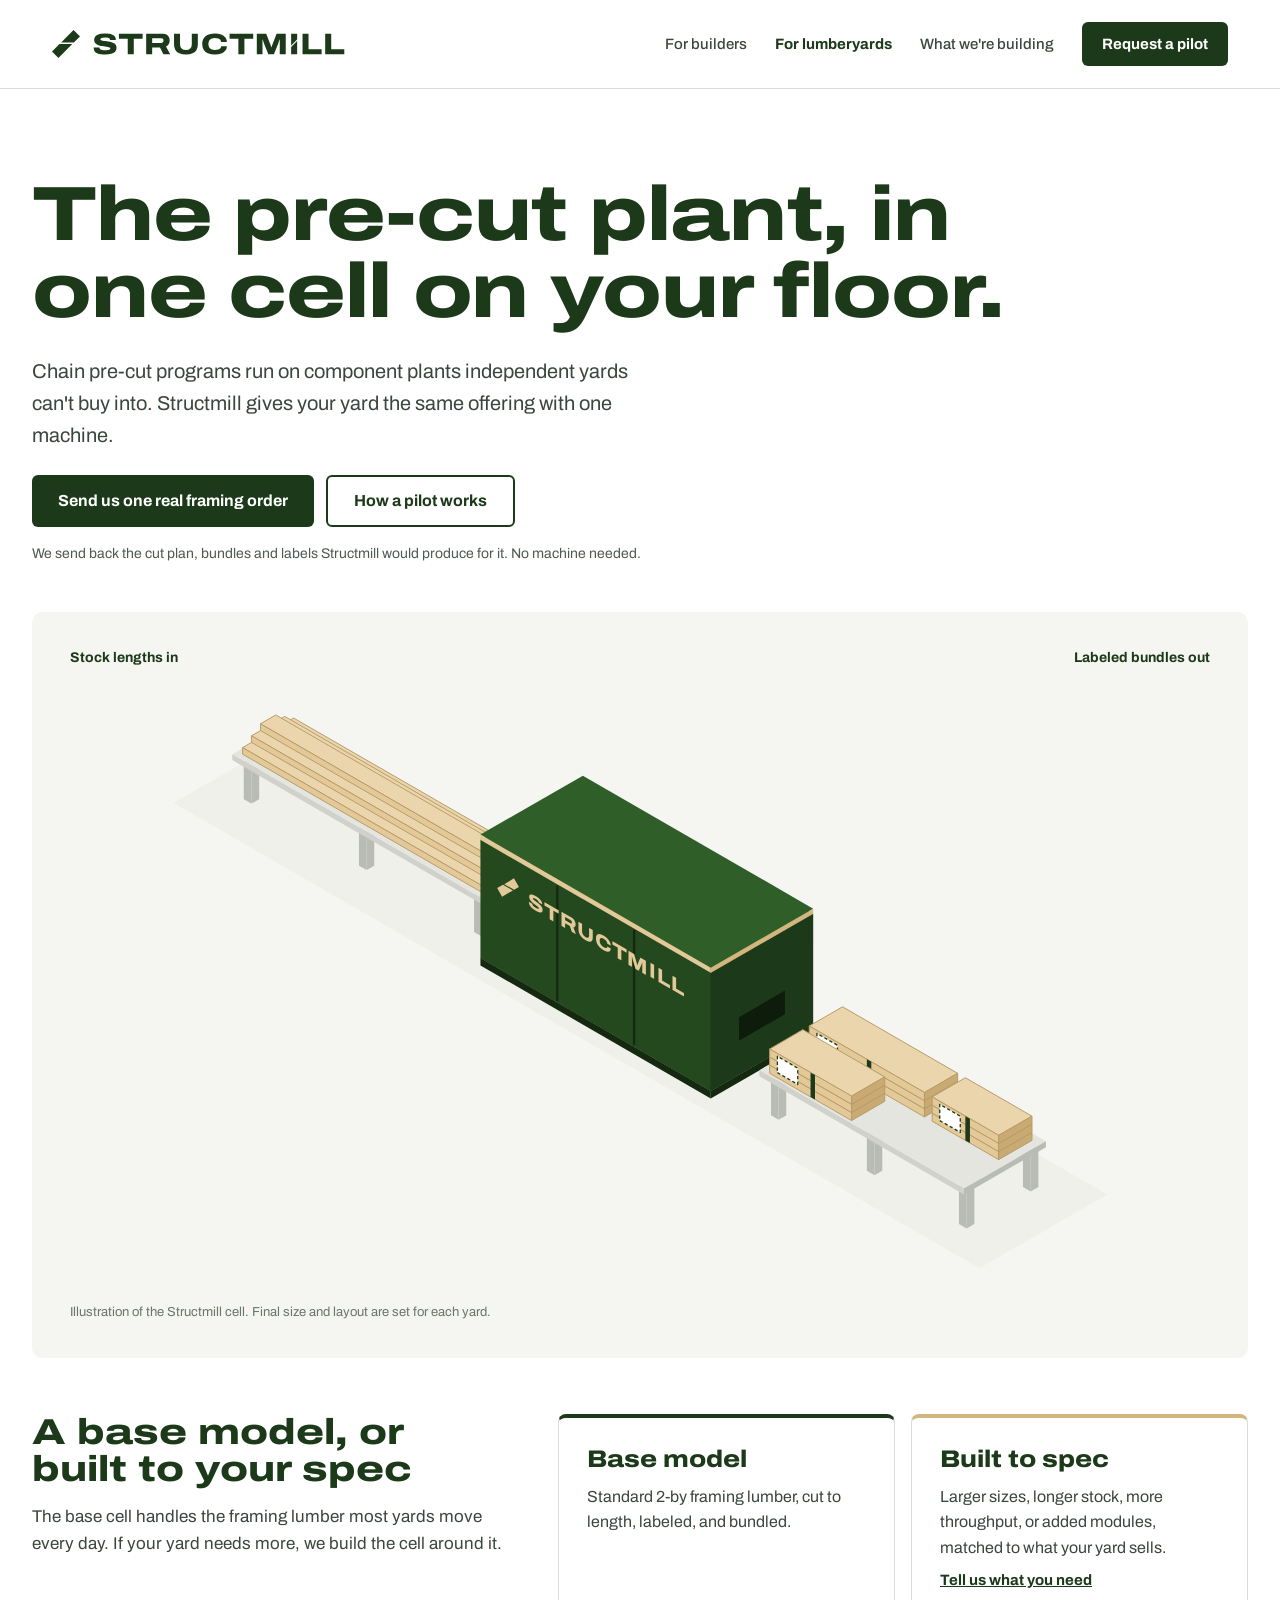
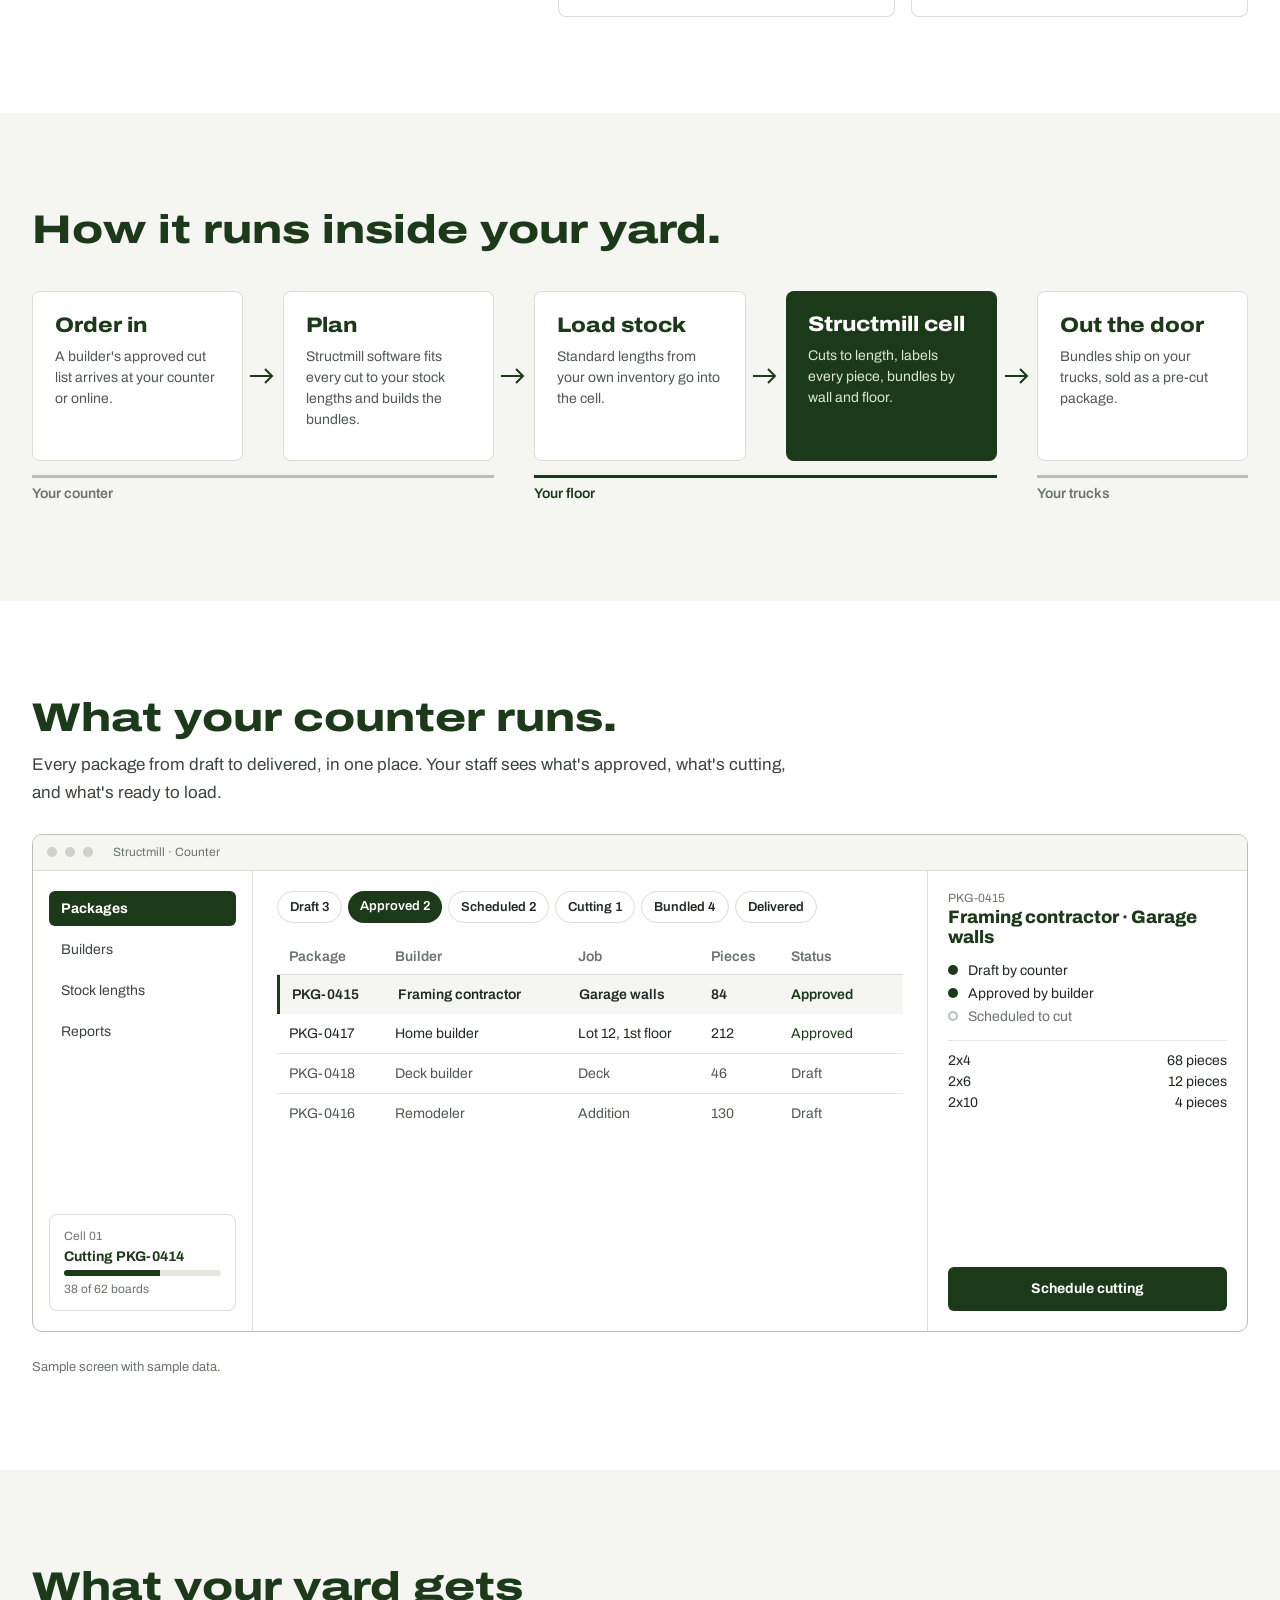
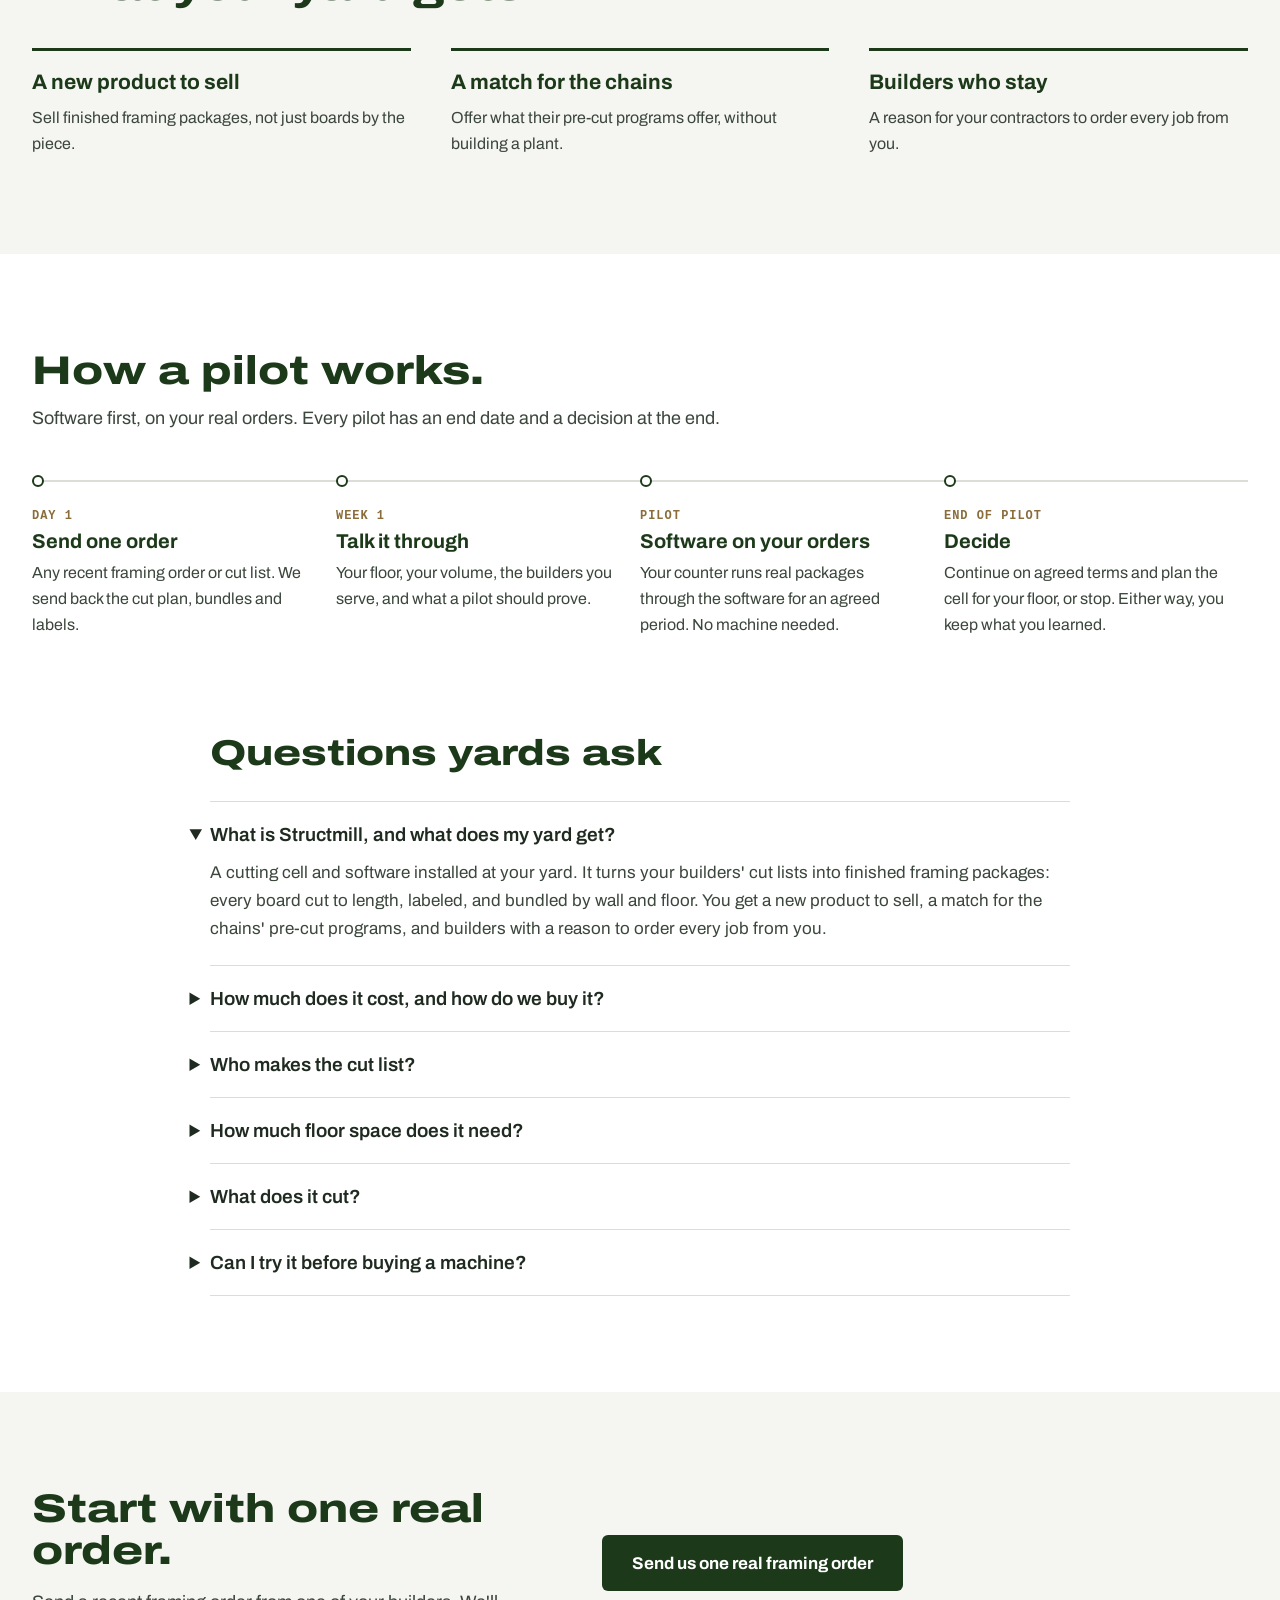
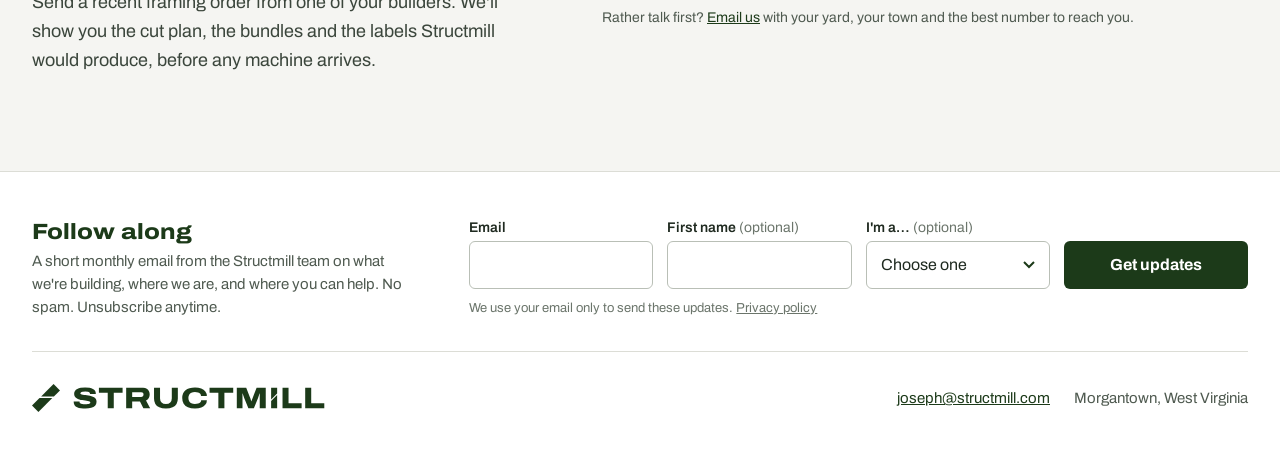
<file: lumberyards/index.html>
<!doctype html>
<html lang="en">
<head>
<meta charset="utf-8">
<meta name="viewport" content="width=device-width, initial-scale=1">
<title>Structmill for lumberyards: the pre-cut plant in one cell</title>
<link rel="icon" href="/assets/icons/structmill-tab-32.png" sizes="32x32" type="image/png">
<link rel="icon" href="/assets/icons/structmill-tab-16.png" sizes="16x16" type="image/png">
<link rel="icon" href="/assets/icons/structmill-tab.svg" type="image/svg+xml">
<link rel="apple-touch-icon" href="/assets/icons/structmill-touch-180.png">
<meta name="description" content="A cutting cell and software for independent lumberyards: sell finished framing packages and match the chains' pre-cut programs without building a plant.">
<meta name="theme-color" content="#FFFFFF">
<link rel="canonical" href="https://structmill.com/lumberyards/">
<meta property="og:type" content="website">
<meta property="og:site_name" content="Structmill">
<meta property="og:title" content="Structmill for lumberyards: the pre-cut plant in one cell">
<meta property="og:description" content="A cutting cell and software for independent lumberyards: sell finished framing packages and match the chains' pre-cut programs without building a plant.">
<meta property="og:url" content="https://structmill.com/lumberyards/">
<meta property="og:image" content="https://structmill.com/og-image.png">
<meta property="og:image:width" content="1200">
<meta property="og:image:height" content="630">
<meta name="twitter:card" content="summary_large_image">
<meta name="twitter:title" content="Structmill for lumberyards: the pre-cut plant in one cell">
<meta name="twitter:description" content="A cutting cell and software for independent lumberyards: sell finished framing packages and match the chains' pre-cut programs without building a plant.">
<meta name="twitter:image" content="https://structmill.com/og-image.png">
<link rel="preload" href="/assets/fonts/archivo-variable.woff2" as="font" type="font/woff2" crossorigin>
<link rel="stylesheet" href="/assets/site.css">
</head>
<body>
<div style="font-family: Archivo, system-ui, sans-serif; color: #1F2A20; background: #FFFFFF; min-height: 100vh">

<header style="border-bottom: 1px solid #DCDDD6">
<nav class="sec" style="max-width: 1240px; margin: 0 auto; padding: 22px 32px; display: flex; flex-wrap: wrap; align-items: center; justify-content: space-between; gap: 16px">
<a href="/" aria-label="Structmill home" style="display: flex"><img class="logo" src="/assets/structmill-lockup.svg" alt="Structmill" width="293" height="28"></a>
<div class="nav-links" style="display: flex; flex-wrap: wrap; align-items: center; gap: 28px; font-size: 15px; font-weight: 500">
<a href="/builders/" style="color: #3B463C; text-decoration: none">For builders</a>
<a href="/lumberyards/" style="color: #1C3A19; text-decoration: none; font-weight: 700">For lumberyards</a>
<a href="/#what" style="color: #3B463C; text-decoration: none">What we're building</a>
<a class="nav-cta" href="#pilot" style="display: inline-flex; align-items: center; min-height: 44px; padding: 0 20px; background: #1C3A19; color: #FFFFFF; font-weight: 700; border-radius: 6px; text-decoration: none">Request a pilot</a>
</div>
</nav>
</header>

<section class="sec hero" style="padding: 88px 32px 56px">
<div style="max-width: 1240px; margin: 0 auto; display: flex; flex-direction: column; gap: 24px">
<h1 style="margin: 0; font-stretch: 125%; font-weight: 800; font-size: clamp(42px, 6vw, 84px); line-height: 1; letter-spacing: -0.015em; color: #1C3A19; max-width: 1060px">The pre-cut plant, in one cell on your floor.</h1>
<p style="margin: 0; font-size: 20px; line-height: 1.6; max-width: 640px; color: #3B463C">Chain pre-cut programs run on component plants independent yards can't buy into. Structmill gives your yard the same offering with one machine.</p>
<div style="display: flex; flex-wrap: wrap; gap: 12px"><a class="btn btn-dark" href="mailto:joseph@structmill.com?subject=Sample%20framing%20order&amp;body=Hello%2C%0A%0AAttached%20is%20one%20recent%20framing%20order%20or%20cut%20list%20%28any%20format%3A%20spreadsheet%2C%20PDF%2C%20photo%29.%0A%0AYard%20and%20town%3A%20%0AMy%20name%20and%20role%3A%20%0APhone%3A%20%0A%0A">Send us one real framing order</a><a class="btn btn-line" href="#pilot-steps">How a pilot works</a></div>
<p class="cta-note" style="margin: -8px 0 0">We send back the cut plan, bundles and labels Structmill would produce for it. No machine needed.</p>
<figure style="margin: 24px 0 0; background: #F5F5F2; border-radius: 10px; padding: clamp(16px, 3vw, 40px); display: flex; flex-direction: column; gap: 14px"><div style="display: flex; justify-content: space-between; gap: 12px; font-size: 14px; font-weight: 700; color: #1C3A19"><span>Stock lengths in</span><span>Labeled bundles out</span></div><svg style="display: block; width: 100%; max-width: 980px; height: auto; margin: 0 auto" xmlns="http://www.w3.org/2000/svg" viewBox="230 76 597 373" role="img" aria-label="Illustration of the Structmill cell: framing stock goes in one end of an enclosed cutting cell, and labeled, strapped bundles come out the other."><polygon points="322.2,106.5 813.2,390.0 735.3,435.0 244.3,151.5" fill="#F0F0EB"/><polygon points="318.3,107.8 323.0,110.5 318.3,113.2 313.6,110.5" fill="#CFD1CA"/><polygon points="313.6,133.9 318.3,136.7 318.3,113.2 313.6,110.5" fill="#B9BCB3"/><polygon points="323.0,133.9 318.3,136.7 318.3,113.2 323.0,110.5" fill="#B9BCB3"/><polygon points="291.8,123.2 296.5,125.8 291.8,128.5 287.1,125.8" fill="#CFD1CA"/><polygon points="287.1,149.2 291.8,151.9 291.8,128.5 287.1,125.8" fill="#B9BCB3"/><polygon points="296.5,149.2 291.8,151.9 291.8,128.5 296.5,125.8" fill="#B9BCB3"/><polygon points="388.5,148.3 393.1,151.0 388.5,153.7 383.8,151.0" fill="#CFD1CA"/><polygon points="383.8,174.4 388.5,177.1 388.5,153.7 383.8,151.0" fill="#B9BCB3"/><polygon points="393.1,174.4 388.5,177.1 388.5,153.7 393.1,151.0" fill="#B9BCB3"/><polygon points="362.0,163.7 366.6,166.3 362.0,169.0 357.3,166.3" fill="#CFD1CA"/><polygon points="357.3,189.8 362.0,192.4 362.0,169.0 357.3,166.3" fill="#B9BCB3"/><polygon points="366.6,189.8 362.0,192.4 362.0,169.0 366.6,166.3" fill="#B9BCB3"/><polygon points="458.6,188.8 463.3,191.5 458.6,194.2 453.9,191.5" fill="#CFD1CA"/><polygon points="453.9,214.9 458.6,217.6 458.6,194.2 453.9,191.5" fill="#B9BCB3"/><polygon points="463.3,214.9 458.6,217.6 458.6,194.2 463.3,191.5" fill="#B9BCB3"/><polygon points="432.1,204.1 436.8,206.8 432.1,209.5 427.4,206.8" fill="#CFD1CA"/><polygon points="427.4,230.2 432.1,232.9 432.1,209.5 427.4,206.8" fill="#B9BCB3"/><polygon points="436.8,230.2 432.1,232.9 432.1,209.5 436.8,206.8" fill="#B9BCB3"/><polygon points="317.5,100.2 473.4,190.2 436.0,211.8 280.1,121.8" fill="#E4E5DF"/><polygon points="280.1,125.4 436.0,215.4 436.0,211.8 280.1,121.8" fill="#CFD1CA"/><polygon points="473.4,193.8 436.0,215.4 436.0,211.8 473.4,190.2" fill="#B9BCB3"/><polygon points="317.5,99.8 467.2,186.1 457.8,191.5 308.2,105.1" fill="#EAD5AC" stroke="#B89C69" stroke-width="0.6" stroke-linejoin="round"/><polygon points="308.2,109.2 457.8,195.6 457.8,191.5 308.2,105.1" fill="#E3C998" stroke="#B89C69" stroke-width="0.6" stroke-linejoin="round"/><polygon points="467.2,190.2 457.8,195.6 457.8,191.5 467.2,186.1" fill="#C9AA72" stroke="#B89C69" stroke-width="0.6" stroke-linejoin="round"/><polygon points="306.6,106.0 456.3,192.4 446.9,197.8 297.3,111.5" fill="#EAD5AC" stroke="#B89C69" stroke-width="0.6" stroke-linejoin="round"/><polygon points="297.3,115.5 446.9,201.9 446.9,197.8 297.3,111.5" fill="#E3C998" stroke="#B89C69" stroke-width="0.6" stroke-linejoin="round"/><polygon points="456.3,196.5 446.9,201.9 446.9,197.8 456.3,192.4" fill="#C9AA72" stroke="#B89C69" stroke-width="0.6" stroke-linejoin="round"/><polygon points="295.7,112.4 445.4,198.7 436.0,204.1 286.4,117.8" fill="#EAD5AC" stroke="#B89C69" stroke-width="0.6" stroke-linejoin="round"/><polygon points="286.4,121.8 436.0,208.2 436.0,204.1 286.4,117.8" fill="#E3C998" stroke="#B89C69" stroke-width="0.6" stroke-linejoin="round"/><polygon points="445.4,202.8 436.0,208.2 436.0,204.1 445.4,198.7" fill="#C9AA72" stroke="#B89C69" stroke-width="0.6" stroke-linejoin="round"/><polygon points="312.1,98.8 461.7,185.2 452.4,190.7 302.7,104.2" fill="#EAD5AC" stroke="#B89C69" stroke-width="0.6" stroke-linejoin="round"/><polygon points="302.7,108.3 452.4,194.7 452.4,190.7 302.7,104.2" fill="#E3C998" stroke="#B89C69" stroke-width="0.6" stroke-linejoin="round"/><polygon points="461.7,189.3 452.4,194.7 452.4,190.7 461.7,185.2" fill="#C9AA72" stroke="#B89C69" stroke-width="0.6" stroke-linejoin="round"/><polygon points="301.2,105.2 450.8,191.5 441.5,196.9 291.8,110.6" fill="#EAD5AC" stroke="#B89C69" stroke-width="0.6" stroke-linejoin="round"/><polygon points="291.8,114.6 441.5,201.0 441.5,196.9 291.8,110.6" fill="#E3C998" stroke="#B89C69" stroke-width="0.6" stroke-linejoin="round"/><polygon points="450.8,195.6 441.5,201.0 441.5,196.9 450.8,191.5" fill="#C9AA72" stroke="#B89C69" stroke-width="0.6" stroke-linejoin="round"/><polygon points="306.6,97.9 456.3,184.3 446.9,189.7 297.3,103.3" fill="#EAD5AC" stroke="#B89C69" stroke-width="0.6" stroke-linejoin="round"/><polygon points="297.3,107.4 446.9,193.8 446.9,189.7 297.3,103.3" fill="#E3C998" stroke="#B89C69" stroke-width="0.6" stroke-linejoin="round"/><polygon points="456.3,188.4 446.9,193.8 446.9,189.7 456.3,184.3" fill="#C9AA72" stroke="#B89C69" stroke-width="0.6" stroke-linejoin="round"/><polygon points="493.7,210.0 634.0,291.0 571.6,327.0 431.3,246.0" fill="#14290F"/><polygon points="431.3,250.5 571.6,331.5 571.6,327.0 431.3,246.0" fill="#14290F"/><polygon points="634.0,295.5 571.6,331.5 571.6,327.0 634.0,291.0" fill="#14290F"/><polygon points="493.7,138.0 634.0,219.0 571.6,255.0 431.3,174.0" fill="#2D5A27"/><polygon points="431.3,246.0 571.6,327.0 571.6,255.0 431.3,174.0" fill="#24491F"/><polygon points="634.0,291.0 571.6,327.0 571.6,255.0 634.0,219.0" fill="#1C3A19"/><polygon points="493.7,134.9 634.0,215.9 571.6,251.9 431.3,170.8" fill="#2F5E29"/><polygon points="431.3,174.0 571.6,255.0 571.6,251.9 431.3,170.8" fill="#E3C998"/><polygon points="634.0,219.0 571.6,255.0 571.6,251.9 634.0,215.9" fill="#D4B57E"/><polygon points="616.8,280.2 588.8,296.4 588.8,282.0 616.8,265.8" fill="#0E1D0B"/><line x1="478.1" y1="272.1" x2="478.1" y2="201.9" stroke="#14290F" stroke-width="1.4"/><line x1="524.9" y1="299.1" x2="524.9" y2="228.9" stroke="#14290F" stroke-width="1.4"/><polygon points="441.5,203.3 445.0,201.3 451.1,204.8 444.5,208.6" fill="#E3C998"/><polygon points="445.8,201.0 451.7,197.4 454.7,202.7 451.8,204.4" fill="#E3C998"/><text x="0" y="0" transform="translate(460.2,214.5) matrix(0.8660,0.5000,0,1,0,0)" font-family="Archivo, sans-serif" font-weight="800" font-stretch="125%" font-size="12.5" letter-spacing="0.6" fill="#E3C998">STRUCTMILL</text><polygon points="651.9,293.2 656.6,296.0 651.9,298.6 647.2,295.9" fill="#CFD1CA"/><polygon points="647.2,319.3 651.9,322.0 651.9,298.6 647.2,295.9" fill="#B9BCB3"/><polygon points="656.6,319.4 651.9,322.0 651.9,298.6 656.6,296.0" fill="#B9BCB3"/><polygon points="612.9,315.8 617.6,318.5 612.9,321.1 608.3,318.4" fill="#CFD1CA"/><polygon points="608.3,341.8 612.9,344.5 612.9,321.1 608.3,318.4" fill="#B9BCB3"/><polygon points="617.6,341.9 612.9,344.5 612.9,321.1 617.6,318.5" fill="#B9BCB3"/><polygon points="710.4,327.0 715.0,329.7 710.4,332.4 705.7,329.7" fill="#CFD1CA"/><polygon points="705.7,353.1 710.4,355.8 710.4,332.4 705.7,329.7" fill="#B9BCB3"/><polygon points="715.0,353.1 710.4,355.8 710.4,332.4 715.0,329.7" fill="#B9BCB3"/><polygon points="671.4,349.5 676.1,352.2 671.4,354.9 666.7,352.2" fill="#CFD1CA"/><polygon points="666.7,375.6 671.4,378.3 671.4,354.9 666.7,352.2" fill="#B9BCB3"/><polygon points="676.1,375.6 671.4,378.3 671.4,354.9 676.1,352.2" fill="#B9BCB3"/><polygon points="766.5,359.4 771.2,362.1 766.5,364.8 761.8,362.1" fill="#CFD1CA"/><polygon points="761.8,385.5 766.5,388.2 766.5,364.8 761.8,362.1" fill="#B9BCB3"/><polygon points="771.2,385.5 766.5,388.2 766.5,364.8 771.2,362.1" fill="#B9BCB3"/><polygon points="727.5,381.9 732.2,384.6 727.5,387.3 722.8,384.6" fill="#CFD1CA"/><polygon points="722.8,408.0 727.5,410.7 727.5,387.3 722.8,384.6" fill="#B9BCB3"/><polygon points="732.2,408.0 727.5,410.7 727.5,387.3 732.2,384.6" fill="#B9BCB3"/><polygon points="651.1,285.6 775.8,357.6 725.9,386.4 601.2,314.4" fill="#E4E5DF"/><polygon points="601.2,318.0 725.9,390.0 725.9,386.4 601.2,314.4" fill="#CFD1CA"/><polygon points="775.8,361.2 725.9,390.0 725.9,386.4 775.8,357.6" fill="#B9BCB3"/><polygon points="651.9,285.6 722.0,326.1 701.8,337.8 631.6,297.3" fill="#EAD5AC" stroke="#B89C69" stroke-width="0.6" stroke-linejoin="round"/><polygon points="631.6,302.2 701.8,342.8 701.8,337.8 631.6,297.3" fill="#E3C998" stroke="#B89C69" stroke-width="0.6" stroke-linejoin="round"/><polygon points="722.0,331.0 701.8,342.8 701.8,337.8 722.0,326.1" fill="#C9AA72" stroke="#B89C69" stroke-width="0.6" stroke-linejoin="round"/><polygon points="651.9,280.6 722.0,321.1 701.8,332.9 631.6,292.4" fill="#EAD5AC" stroke="#B89C69" stroke-width="0.6" stroke-linejoin="round"/><polygon points="631.6,297.3 701.8,337.8 701.8,332.9 631.6,292.4" fill="#E3C998" stroke="#B89C69" stroke-width="0.6" stroke-linejoin="round"/><polygon points="722.0,326.1 701.8,337.8 701.8,332.9 722.0,321.1" fill="#C9AA72" stroke="#B89C69" stroke-width="0.6" stroke-linejoin="round"/><polygon points="651.9,275.7 722.0,316.2 701.8,327.9 631.6,287.4" fill="#EAD5AC" stroke="#B89C69" stroke-width="0.6" stroke-linejoin="round"/><polygon points="631.6,292.4 701.8,332.9 701.8,327.9 631.6,287.4" fill="#E3C998" stroke="#B89C69" stroke-width="0.6" stroke-linejoin="round"/><polygon points="722.0,321.1 701.8,332.9 701.8,327.9 722.0,316.2" fill="#C9AA72" stroke="#B89C69" stroke-width="0.6" stroke-linejoin="round"/><polygon points="666.7,322.5 669.4,324.1 669.4,309.2 666.7,307.6" fill="#1C3A19"/><polygon points="636.3,301.8 648.8,309.0 648.8,299.1 636.3,291.9" fill="#FFFFFF" stroke="#1C3A19" stroke-width="0.8" stroke-linejoin="round" stroke-dasharray="2 1.5"/><polygon points="627.7,299.6 677.6,328.3 657.4,340.1 607.5,311.2" fill="#EAD5AC" stroke="#B89C69" stroke-width="0.6" stroke-linejoin="round"/><polygon points="607.5,316.2 657.4,345.0 657.4,340.1 607.5,311.2" fill="#E3C998" stroke="#B89C69" stroke-width="0.6" stroke-linejoin="round"/><polygon points="677.6,333.3 657.4,345.0 657.4,340.1 677.6,328.3" fill="#C9AA72" stroke="#B89C69" stroke-width="0.6" stroke-linejoin="round"/><polygon points="627.7,294.6 677.6,323.4 657.4,335.1 607.5,306.3" fill="#EAD5AC" stroke="#B89C69" stroke-width="0.6" stroke-linejoin="round"/><polygon points="607.5,311.2 657.4,340.1 657.4,335.1 607.5,306.3" fill="#E3C998" stroke="#B89C69" stroke-width="0.6" stroke-linejoin="round"/><polygon points="677.6,328.3 657.4,340.1 657.4,335.1 677.6,323.4" fill="#C9AA72" stroke="#B89C69" stroke-width="0.6" stroke-linejoin="round"/><polygon points="627.7,289.6 677.6,318.4 657.4,330.1 607.5,301.4" fill="#EAD5AC" stroke="#B89C69" stroke-width="0.6" stroke-linejoin="round"/><polygon points="607.5,306.3 657.4,335.1 657.4,330.1 607.5,301.4" fill="#E3C998" stroke="#B89C69" stroke-width="0.6" stroke-linejoin="round"/><polygon points="677.6,323.4 657.4,335.1 657.4,330.1 677.6,318.4" fill="#C9AA72" stroke="#B89C69" stroke-width="0.6" stroke-linejoin="round"/><polygon points="632.4,330.6 635.1,332.2 635.1,317.3 632.4,315.8" fill="#1C3A19"/><polygon points="612.2,315.8 624.6,323.0 624.6,313.1 612.2,305.8" fill="#FFFFFF" stroke="#1C3A19" stroke-width="0.8" stroke-linejoin="round" stroke-dasharray="2 1.5"/><polygon points="726.7,328.8 767.3,352.2 747.0,363.9 706.5,340.5" fill="#EAD5AC" stroke="#B89C69" stroke-width="0.6" stroke-linejoin="round"/><polygon points="706.5,345.4 747.0,368.8 747.0,363.9 706.5,340.5" fill="#E3C998" stroke="#B89C69" stroke-width="0.6" stroke-linejoin="round"/><polygon points="767.3,357.1 747.0,368.8 747.0,363.9 767.3,352.2" fill="#C9AA72" stroke="#B89C69" stroke-width="0.6" stroke-linejoin="round"/><polygon points="726.7,323.9 767.3,347.2 747.0,358.9 706.5,335.6" fill="#EAD5AC" stroke="#B89C69" stroke-width="0.6" stroke-linejoin="round"/><polygon points="706.5,340.5 747.0,363.9 747.0,358.9 706.5,335.6" fill="#E3C998" stroke="#B89C69" stroke-width="0.6" stroke-linejoin="round"/><polygon points="767.3,352.2 747.0,363.9 747.0,358.9 767.3,347.2" fill="#C9AA72" stroke="#B89C69" stroke-width="0.6" stroke-linejoin="round"/><polygon points="726.7,318.9 767.3,342.3 747.0,354.0 706.5,330.6" fill="#EAD5AC" stroke="#B89C69" stroke-width="0.6" stroke-linejoin="round"/><polygon points="706.5,335.6 747.0,358.9 747.0,354.0 706.5,330.6" fill="#E3C998" stroke="#B89C69" stroke-width="0.6" stroke-linejoin="round"/><polygon points="767.3,347.2 747.0,358.9 747.0,354.0 767.3,342.3" fill="#C9AA72" stroke="#B89C69" stroke-width="0.6" stroke-linejoin="round"/><polygon points="726.7,357.1 729.5,358.7 729.5,343.9 726.7,342.3" fill="#1C3A19"/><polygon points="711.1,345.0 723.6,352.2 723.6,342.3 711.1,335.1" fill="#FFFFFF" stroke="#1C3A19" stroke-width="0.8" stroke-linejoin="round" stroke-dasharray="2 1.5"/></svg><figcaption style="font-size: 13px; color: #6B756B">Illustration of the Structmill cell. Final size and layout are set for each yard.</figcaption></figure>
</div>
</section>

<section class="sec flush-top" aria-label="Base model or built to spec" style="padding: 0 32px 96px">
<div style="max-width: 1240px; margin: 0 auto; display: flex; flex-wrap: wrap; gap: 56px">
<div style="flex: 1 1 340px; min-width: 0; display: flex; flex-direction: column; gap: 14px">
<h2 style="margin: 0; font-stretch: 125%; font-weight: 800; font-size: 36px; line-height: 1.05; color: #1C3A19">A base model, or built to your spec</h2>
<p style="margin: 0; font-size: 17px; line-height: 1.6; color: #3B463C">The base cell handles the framing lumber most yards move every day. If your yard needs more, we build the cell around it.</p>
</div>
<div style="flex: 1 1 560px; min-width: 0; display: grid; grid-template-columns: repeat(auto-fit, minmax(240px, 1fr)); gap: 16px">
<div style="border: 1.5px solid #DCDDD6; border-top: 4px solid #1C3A19; border-radius: 8px; padding: 28px; display: flex; flex-direction: column; gap: 12px">
<h3 style="margin: 0; font-stretch: 115%; font-size: 24px; font-weight: 800; color: #1C3A19">Base model</h3>
<p style="margin: 0; font-size: 16px; line-height: 1.6; color: #3B463C">Standard 2-by framing lumber, cut to length, labeled, and bundled.</p>
</div>
<div style="border: 1.5px solid #DCDDD6; border-top: 4px solid #D4B57E; border-radius: 8px; padding: 28px; display: flex; flex-direction: column; gap: 12px">
<h3 style="margin: 0; font-stretch: 115%; font-size: 24px; font-weight: 800; color: #1C3A19">Built to spec</h3>
<p style="margin: 0; font-size: 16px; line-height: 1.6; color: #3B463C">Larger sizes, longer stock, more throughput, or added modules, matched to what your yard sells.</p>
<a href="#pilot" style="font-size: 15px; font-weight: 700">Tell us what you need</a>
</div>
</div>
</div>
</section>

<section class="sec" aria-label="How it runs inside your yard" style="background: #F5F5F2; padding: 96px 32px">
<div style="max-width: 1240px; margin: 0 auto; display: flex; flex-direction: column; gap: 40px">
<h2 style="margin: 0; font-stretch: 125%; font-weight: 800; font-size: 40px; line-height: 1.05; color: #1C3A19; max-width: 760px">How it runs inside your yard.</h2>
<div role="img" aria-label="Inside the yard: an order comes in at the counter, Structmill software plans the cuts, stock is loaded into the Structmill cell, the cell cuts, labels and bundles, and bundles go out on your trucks." style="overflow-x: auto; padding-bottom: 4px">
<div class="flow-inner" style="min-width: 1060px; display: flex; flex-direction: column; gap: 14px">
<div class="flow-grid" style="display: grid; grid-template-columns: repeat(5, minmax(0, 1fr)); gap: 40px">
<div style="position: relative; background: #FFFFFF; border: 1.5px solid #DCDDD6; border-radius: 8px; padding: 22px; min-height: 170px; display: flex; flex-direction: column; gap: 10px">
<span style="font-stretch: 112%; font-size: 21px; font-weight: 800; color: #1C3A19">Order in</span>
<span style="font-size: 14px; line-height: 1.5; color: #4F5A50">A builder's approved cut list arrives at your counter or online.</span>
<svg class="flow-arrow" style="position: absolute; right: -34px; top: 50%; margin-top: -12px" width="28" height="24" viewBox="0 0 28 24" fill="none" stroke="#1C3A19" stroke-width="2" aria-hidden="true"><path d="M2 12h22M17 5l7 7-7 7"/></svg>
</div>
<div style="position: relative; background: #FFFFFF; border: 1.5px solid #DCDDD6; border-radius: 8px; padding: 22px; min-height: 170px; display: flex; flex-direction: column; gap: 10px">
<span style="font-stretch: 112%; font-size: 21px; font-weight: 800; color: #1C3A19">Plan</span>
<span style="font-size: 14px; line-height: 1.5; color: #4F5A50">Structmill software fits every cut to your stock lengths and builds the bundles.</span>
<svg class="flow-arrow" style="position: absolute; right: -34px; top: 50%; margin-top: -12px" width="28" height="24" viewBox="0 0 28 24" fill="none" stroke="#1C3A19" stroke-width="2" aria-hidden="true"><path d="M2 12h22M17 5l7 7-7 7"/></svg>
</div>
<div style="position: relative; background: #FFFFFF; border: 1.5px solid #DCDDD6; border-radius: 8px; padding: 22px; min-height: 170px; display: flex; flex-direction: column; gap: 10px">
<span style="font-stretch: 112%; font-size: 21px; font-weight: 800; color: #1C3A19">Load stock</span>
<span style="font-size: 14px; line-height: 1.5; color: #4F5A50">Standard lengths from your own inventory go into the cell.</span>
<svg class="flow-arrow" style="position: absolute; right: -34px; top: 50%; margin-top: -12px" width="28" height="24" viewBox="0 0 28 24" fill="none" stroke="#1C3A19" stroke-width="2" aria-hidden="true"><path d="M2 12h22M17 5l7 7-7 7"/></svg>
</div>
<div style="position: relative; background: #1C3A19; border-radius: 8px; padding: 22px; min-height: 170px; display: flex; flex-direction: column; gap: 10px; color: #FFFFFF">
<span style="font-stretch: 112%; font-size: 21px; font-weight: 800">Structmill cell</span>
<span style="font-size: 14px; line-height: 1.5; color: #DCE6D4">Cuts to length, labels every piece, bundles by wall and floor.</span>
<svg class="flow-arrow" style="position: absolute; right: -34px; top: 50%; margin-top: -12px" width="28" height="24" viewBox="0 0 28 24" fill="none" stroke="#1C3A19" stroke-width="2" aria-hidden="true"><path d="M2 12h22M17 5l7 7-7 7"/></svg>
</div>
<div style="background: #FFFFFF; border: 1.5px solid #DCDDD6; border-radius: 8px; padding: 22px; min-height: 170px; display: flex; flex-direction: column; gap: 10px">
<span style="font-stretch: 112%; font-size: 21px; font-weight: 800; color: #1C3A19">Out the door</span>
<span style="font-size: 14px; line-height: 1.5; color: #4F5A50">Bundles ship on your trucks, sold as a pre-cut package.</span>
</div>
</div>
<div class="flow-lanes" style="display: grid; grid-template-columns: repeat(5, minmax(0, 1fr)); gap: 40px; font-size: 14px; font-weight: 600">
<div style="grid-column: span 2; border-top: 3px solid #B9BFB6; padding-top: 8px; color: #6B756B">Your counter</div>
<div style="grid-column: span 2; border-top: 3px solid #1C3A19; padding-top: 8px; color: #1C3A19">Your floor</div>
<div style="border-top: 3px solid #B9BFB6; padding-top: 8px; color: #6B756B">Your trucks</div>
</div>
</div>
</div>
</div>
</section>

<section class="sec" aria-label="What your counter runs" style="padding: 96px 32px">
<div style="max-width: 1240px; margin: 0 auto; display: flex; flex-direction: column; gap: 28px">
<div style="display: flex; flex-direction: column; gap: 12px; max-width: 760px">
<h2 style="margin: 0; font-stretch: 125%; font-weight: 800; font-size: 40px; line-height: 1.05; color: #1C3A19">What your counter runs.</h2>
<p style="margin: 0; font-size: 17px; line-height: 1.6; color: #3B463C">Every package from draft to delivered, in one place. Your staff sees what's approved, what's cutting, and what's ready to load.</p>
</div>
<div role="img" aria-label="Counter screen showing packages by status, a package list, and the details of one package" style="overflow-x: auto">
<div style="min-width: 1080px; border: 1.5px solid #B9BFB6; border-radius: 10px; overflow: hidden; background: #FFFFFF">
<div style="height: 36px; background: #F5F5F2; border-bottom: 1px solid #DCDDD6; display: flex; align-items: center; gap: 8px; padding: 0 14px"><span style="width: 10px; height: 10px; border-radius: 50%; background: #CFD1CA"></span><span style="width: 10px; height: 10px; border-radius: 50%; background: #CFD1CA"></span><span style="width: 10px; height: 10px; border-radius: 50%; background: #CFD1CA"></span><span style="margin-left: 12px; font-size: 12px; color: #6B756B">Structmill · Counter</span></div>
<div style="display: grid; grid-template-columns: 220px minmax(0, 1fr) 320px; min-height: 460px">
<div style="border-right: 1px solid #DCDDD6; padding: 20px 16px; display: flex; flex-direction: column; gap: 6px; font-size: 14px">
<span style="padding: 10px 12px; border-radius: 6px; background: #1C3A19; color: #FFFFFF; font-weight: 700">Packages</span>
<span style="padding: 10px 12px; color: #3B463C">Builders</span>
<span style="padding: 10px 12px; color: #3B463C">Stock lengths</span>
<span style="padding: 10px 12px; color: #3B463C">Reports</span>
<div style="margin-top: auto; border: 1.5px solid #DCDDD6; border-radius: 8px; padding: 14px; display: flex; flex-direction: column; gap: 6px">
<span style="font-size: 12px; color: #6B756B">Cell 01</span>
<span style="font-size: 14px; font-weight: 700; color: #1C3A19">Cutting PKG-0414</span>
<div style="height: 6px; background: #E6E7E1; border-radius: 3px; overflow: hidden"><div style="width: 61%; height: 100%; background: #1C3A19"></div></div>
<span style="font-size: 12px; color: #6B756B">38 of 62 boards</span>
</div>
</div>
<div style="padding: 20px 24px; display: flex; flex-direction: column; gap: 16px">
<div style="display: flex; flex-wrap: wrap; gap: 6px; font-size: 13px; font-weight: 600">
<span style="padding: 8px 12px; border-radius: 999px; border: 1.5px solid #DCDDD6">Draft 3</span>
<span style="padding: 8px 12px; border-radius: 999px; background: #1C3A19; color: #FFFFFF">Approved 2</span>
<span style="padding: 8px 12px; border-radius: 999px; border: 1.5px solid #DCDDD6">Scheduled 2</span>
<span style="padding: 8px 12px; border-radius: 999px; border: 1.5px solid #DCDDD6">Cutting 1</span>
<span style="padding: 8px 12px; border-radius: 999px; border: 1.5px solid #DCDDD6">Bundled 4</span>
<span style="padding: 8px 12px; border-radius: 999px; border: 1.5px solid #DCDDD6">Delivered</span>
</div>
<div style="display: flex; flex-direction: column; font-size: 14px">
<div style="display: grid; grid-template-columns: 96px minmax(0, 1.4fr) minmax(0, 1fr) 70px 100px; gap: 10px; padding: 10px 12px; color: #6B756B; font-weight: 600; border-bottom: 1px solid #DCDDD6"><span>Package</span><span>Builder</span><span>Job</span><span>Pieces</span><span>Status</span></div>
<div style="display: grid; grid-template-columns: 96px minmax(0, 1.4fr) minmax(0, 1fr) 70px 100px; gap: 10px; padding: 12px; background: #F5F5F2; border-left: 3px solid #1C3A19; font-weight: 600"><span>PKG-0415</span><span>Framing contractor</span><span>Garage walls</span><span>84</span><span style="color: #1C3A19">Approved</span></div>
<div style="display: grid; grid-template-columns: 96px minmax(0, 1.4fr) minmax(0, 1fr) 70px 100px; gap: 10px; padding: 12px; border-bottom: 1px solid #E6E7E1"><span>PKG-0417</span><span>Home builder</span><span>Lot 12, 1st floor</span><span>212</span><span style="color: #1C3A19">Approved</span></div>
<div style="display: grid; grid-template-columns: 96px minmax(0, 1.4fr) minmax(0, 1fr) 70px 100px; gap: 10px; padding: 12px; border-bottom: 1px solid #E6E7E1; color: #4F5A50"><span>PKG-0418</span><span>Deck builder</span><span>Deck</span><span>46</span><span>Draft</span></div>
<div style="display: grid; grid-template-columns: 96px minmax(0, 1.4fr) minmax(0, 1fr) 70px 100px; gap: 10px; padding: 12px; color: #4F5A50"><span>PKG-0416</span><span>Remodeler</span><span>Addition</span><span>130</span><span>Draft</span></div>
</div>
</div>
<div style="border-left: 1px solid #DCDDD6; padding: 20px; display: flex; flex-direction: column; gap: 16px; font-size: 14px">
<div style="display: flex; flex-direction: column; gap: 2px"><span style="font-size: 12px; color: #6B756B">PKG-0415</span><span style="font-size: 18px; font-weight: 800; color: #1C3A19">Framing contractor · Garage walls</span></div>
<div style="display: flex; flex-direction: column; gap: 8px">
<span style="display: flex; gap: 10px; align-items: center"><span style="width: 10px; height: 10px; border-radius: 50%; background: #1C3A19"></span>Draft by counter</span>
<span style="display: flex; gap: 10px; align-items: center"><span style="width: 10px; height: 10px; border-radius: 50%; background: #1C3A19"></span>Approved by builder</span>
<span style="display: flex; gap: 10px; align-items: center; color: #6B756B"><span style="width: 10px; height: 10px; border-radius: 50%; border: 2px solid #B9BFB6; box-sizing: border-box"></span>Scheduled to cut</span>
</div>
<div style="border-top: 1px solid #E6E7E1; padding-top: 12px; display: flex; flex-direction: column; gap: 6px">
<span style="display: flex; justify-content: space-between"><span>2x4</span><span>68 pieces</span></span>
<span style="display: flex; justify-content: space-between"><span>2x6</span><span>12 pieces</span></span>
<span style="display: flex; justify-content: space-between"><span>2x10</span><span>4 pieces</span></span>
</div>
<span style="margin-top: auto; display: flex; align-items: center; justify-content: center; min-height: 44px; border-radius: 6px; background: #1C3A19; color: #FFFFFF; font-weight: 700">Schedule cutting</span>
</div>
</div>
</div>
</div>
<p class="scroll-hint">Swipe sideways to see the full screen.</p>
<p style="margin: 0; font-size: 13px; color: #6B756B">Sample screen with sample data.</p>
</div>
</section>

<section class="sec" style="background: #F5F5F2; padding: 96px 32px">
<div style="max-width: 1240px; margin: 0 auto; display: flex; flex-direction: column; gap: 40px">
<h2 style="margin: 0; font-stretch: 125%; font-weight: 800; font-size: 40px; line-height: 1.05; color: #1C3A19">What your yard gets</h2>
<div style="display: grid; grid-template-columns: repeat(auto-fit, minmax(280px, 1fr)); gap: 40px">
<div style="display: flex; flex-direction: column; gap: 12px; border-top: 3px solid #1C3A19; padding-top: 20px"><h3 style="margin: 0; font-size: 21px; color: #1C3A19">A new product to sell</h3><p style="margin: 0; font-size: 16px; line-height: 1.65; color: #3B463C">Sell finished framing packages, not just boards by the piece.</p></div>
<div style="display: flex; flex-direction: column; gap: 12px; border-top: 3px solid #1C3A19; padding-top: 20px"><h3 style="margin: 0; font-size: 21px; color: #1C3A19">A match for the chains</h3><p style="margin: 0; font-size: 16px; line-height: 1.65; color: #3B463C">Offer what their pre-cut programs offer, without building a plant.</p></div>
<div style="display: flex; flex-direction: column; gap: 12px; border-top: 3px solid #1C3A19; padding-top: 20px"><h3 style="margin: 0; font-size: 21px; color: #1C3A19">Builders who stay</h3><p style="margin: 0; font-size: 16px; line-height: 1.65; color: #3B463C">A reason for your contractors to order every job from you.</p></div>
</div>
</div>
</section>

<section class="sec" id="pilot-steps" aria-label="How a pilot works" style="padding: 96px 32px">
<div style="max-width: 1240px; margin: 0 auto; display: flex; flex-direction: column; gap: 48px">
<div style="display: flex; flex-direction: column; gap: 12px; max-width: 760px">
<h2 style="margin: 0; font-stretch: 125%; font-weight: 800; font-size: 40px; line-height: 1.05; color: #1C3A19">How a pilot works.</h2>
<p style="margin: 0; font-size: 18px; line-height: 1.6; color: #3B463C">Software first, on your real orders. Every pilot has an end date and a decision at the end.</p>
</div>
<ol class="pilot-steps">
<li><span class="ps-when">Day 1</span><h3 style="margin: 0; font-size: 20px; color: #1C3A19">Send one order</h3><p style="margin: 0; font-size: 16px; line-height: 1.6; color: #3B463C">Any recent framing order or cut list. We send back the cut plan, bundles and labels.</p></li>
<li><span class="ps-when">Week 1</span><h3 style="margin: 0; font-size: 20px; color: #1C3A19">Talk it through</h3><p style="margin: 0; font-size: 16px; line-height: 1.6; color: #3B463C">Your floor, your volume, the builders you serve, and what a pilot should prove.</p></li>
<li><span class="ps-when">Pilot</span><h3 style="margin: 0; font-size: 20px; color: #1C3A19">Software on your orders</h3><p style="margin: 0; font-size: 16px; line-height: 1.6; color: #3B463C">Your counter runs real packages through the software for an agreed period. No machine needed.</p></li>
<li><span class="ps-when">End of pilot</span><h3 style="margin: 0; font-size: 20px; color: #1C3A19">Decide</h3><p style="margin: 0; font-size: 16px; line-height: 1.6; color: #3B463C">Continue on agreed terms and plan the cell for your floor, or stop. Either way, you keep what you learned.</p></li>
</ol>
</div>
</section>

<section class="sec flush-top" style="padding: 0 32px 96px">
<div style="max-width: 860px; margin: 0 auto; display: flex; flex-direction: column; gap: 28px">
<h2 style="margin: 0; font-stretch: 125%; font-weight: 800; font-size: 36px; color: #1C3A19">Questions yards ask</h2>
<div style="display: flex; flex-direction: column; border-top: 1px solid #DCDDD6">
<details open style="border-bottom: 1px solid #DCDDD6; padding: 22px 0"><summary style="font-size: 19px; font-weight: 600">What is Structmill, and what does my yard get?</summary><p style="margin: 14px 0 0; font-size: 17px; line-height: 1.65; color: #3B463C">A cutting cell and software installed at your yard. It turns your builders' cut lists into finished framing packages: every board cut to length, labeled, and bundled by wall and floor. You get a new product to sell, a match for the chains' pre-cut programs, and builders with a reason to order every job from you.</p></details>
<details style="border-bottom: 1px solid #DCDDD6; padding: 22px 0"><summary style="font-size: 19px; font-weight: 600">How much does it cost, and how do we buy it?</summary><p style="margin: 14px 0 0; font-size: 17px; line-height: 1.65; color: #3B463C">Two ways: buy the cell outright, or lease to own. Both come with an annual package that covers software licensing and maintenance. We size and quote your setup during the pilot.</p></details>
<details style="border-bottom: 1px solid #DCDDD6; padding: 22px 0"><summary style="font-size: 19px; font-weight: 600">Who makes the cut list?</summary><p style="margin: 14px 0 0; font-size: 17px; line-height: 1.65; color: #3B463C">Either your counter builds it from the plans, or the builder sends one in from the Structmill site, a spreadsheet, or a photo. Either way, nothing is cut until the builder approves the final list. Structmill optimizes and cuts exactly what was approved.</p></details>
<details style="border-bottom: 1px solid #DCDDD6; padding: 22px 0"><summary style="font-size: 19px; font-weight: 600">How much floor space does it need?</summary><p style="margin: 14px 0 0; font-size: 17px; line-height: 1.65; color: #3B463C">The cell is sized to fit inside an existing yard building. We measure your space during the pilot.</p></details>
<details style="border-bottom: 1px solid #DCDDD6; padding: 22px 0"><summary style="font-size: 19px; font-weight: 600">What does it cut?</summary><p style="margin: 14px 0 0; font-size: 17px; line-height: 1.65; color: #3B463C">The base model handles standard 2-by framing lumber. If your yard needs larger sizes, longer stock, or more throughput, we build the cell to spec.</p></details>
<details style="border-bottom: 1px solid #DCDDD6; padding: 22px 0"><summary style="font-size: 19px; font-weight: 600">Can I try it before buying a machine?</summary><p style="margin: 14px 0 0; font-size: 17px; line-height: 1.65; color: #3B463C">Yes. Start by sending one real order. The software pilot then runs your builders' real packages for an agreed period, with a decision at the end.</p></details>
</div>
</div>
</section>

<section class="sec" id="pilot" style="background: #F5F5F2; padding: 96px 32px">
<div style="max-width: 1240px; margin: 0 auto; display: flex; flex-wrap: wrap; gap: 64px">
<div style="flex: 1 1 380px; min-width: 0; display: flex; flex-direction: column; gap: 16px">
<h2 style="margin: 0; font-stretch: 125%; font-weight: 800; font-size: 40px; line-height: 1.05; color: #1C3A19">Start with one real order.</h2>
<p style="margin: 0; font-size: 18px; line-height: 1.6; color: #3B463C">Send a recent framing order from one of your builders. We'll show you the cut plan, the bundles and the labels Structmill would produce, before any machine arrives.</p>
</div>
<div style="flex: 1 1 520px; min-width: 0; display: flex; flex-direction: column; gap: 16px; justify-content: center">
<a href="mailto:joseph@structmill.com?subject=Sample%20framing%20order&amp;body=Hello%2C%0A%0AAttached%20is%20one%20recent%20framing%20order%20or%20cut%20list%20%28any%20format%3A%20spreadsheet%2C%20PDF%2C%20photo%29.%0A%0AYard%20and%20town%3A%20%0AMy%20name%20and%20role%3A%20%0APhone%3A%20%0A%0A" style="align-self: flex-start; display: inline-flex; align-items: center; min-height: 56px; padding: 0 30px; border-radius: 6px; background: #1C3A19; color: #FFFFFF; font-weight: 700; font-size: 17px; text-decoration: none">Send us one real framing order</a>
<span class="cta-note">Rather talk first? <a href="mailto:joseph@structmill.com?subject=Structmill%20pilot">Email us</a> with your yard, your town and the best number to reach you.</span>
</div>
</div>
</section>

<footer class="sec" style="border-top: 1px solid #DCDDD6; padding: 48px 32px">
<div style="max-width: 1240px; margin: 0 auto">
<div class="upd-foot">
<div class="upd-foot-copy"><h2 style="margin: 0; font-stretch: 115%; font-size: 22px; font-weight: 800; color: #1C3A19">Follow along</h2><p style="margin: 0; font-size: 15px; line-height: 1.55; color: #4F5A50">A short monthly email from the Structmill team on what we're building, where we are, and where you can help. No spam. Unsubscribe anytime.</p></div>
<div class="upd-foot-form"><form class="upd" data-updates-form data-list="structmill" novalidate>
<label for="upd-email-3"><span>Email</span><input id="upd-email-3" type="email" name="email" autocomplete="email" inputmode="email" required></label>
<label for="upd-name-3"><span>First name <span class="opt">(optional)</span></span><input id="upd-name-3" type="text" name="metadata__first_name" autocomplete="given-name"></label>
<label for="upd-role-3"><span>I'm a… <span class="opt">(optional)</span></span><select id="upd-role-3" name="metadata__role" data-role><option value="">Choose one</option><option value="lumberyard">Lumberyard</option><option value="contractor">Contractor</option><option value="investor">Investor</option><option value="advisor-supporter">Advisor or supporter</option><option value="other">Other</option></select></label>
<button type="submit">Get updates</button>
<input type="hidden" name="tag" value="" data-role-tag>
<input type="hidden" name="tag" value="site-footer">
<input type="hidden" name="embed" value="1">
<div class="upd-trap" aria-hidden="true"><label for="upd-trap-3">Leave this empty<input id="upd-trap-3" type="text" name="website_confirm" tabindex="-1" autocomplete="off" data-trap></label></div>
<p class="upd-error" role="alert" data-error></p>
</form>
<p class="upd-success" role="status" tabindex="-1" hidden data-success>You're on the list. First update lands next month.</p><p class="upd-note">We use your email only to send these updates. <a href="/privacy/" style="color: inherit">Privacy policy</a></p></div>
</div>
<div style="display: flex; flex-wrap: wrap; justify-content: space-between; align-items: center; gap: 24px; font-size: 15px; color: #4F5A50">
<img class="logo" src="/assets/structmill-lockup.svg" alt="Structmill" width="293" height="28">
<div style="display: flex; flex-wrap: wrap; gap: 24px"><a href="mailto:joseph@structmill.com">joseph@structmill.com</a><span>Morgantown, West Virginia</span></div>
</div>
</div>
</footer>

</div>
<script src="/assets/updates.js" defer></script>
</body>
</html>
</file>
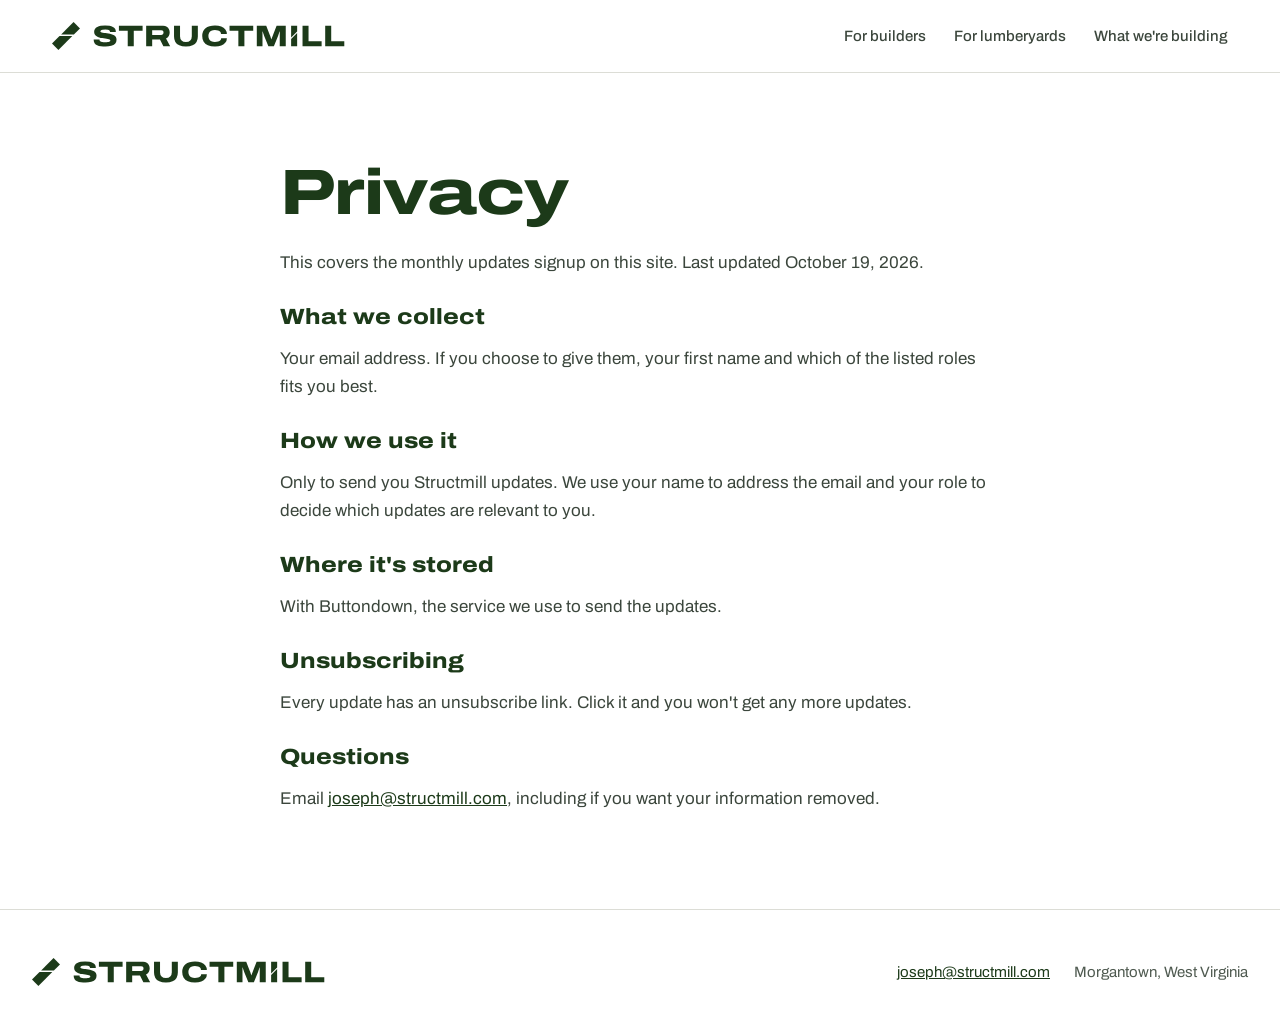
<file: privacy/index.html>
<!doctype html>
<html lang="en">
<head>
<meta charset="utf-8">
<meta name="viewport" content="width=device-width, initial-scale=1">
<title>Privacy | Structmill</title>
<link rel="icon" href="/assets/icons/structmill-tab-32.png" sizes="32x32" type="image/png">
<link rel="icon" href="/assets/icons/structmill-tab-16.png" sizes="16x16" type="image/png">
<link rel="icon" href="/assets/icons/structmill-tab.svg" type="image/svg+xml">
<link rel="apple-touch-icon" href="/assets/icons/structmill-touch-180.png">
<meta name="description" content="How Structmill handles the information you give us when you sign up for monthly updates.">
<meta name="theme-color" content="#FFFFFF">
<link rel="canonical" href="https://structmill.com/privacy/">
<meta property="og:type" content="website">
<meta property="og:site_name" content="Structmill">
<meta property="og:title" content="Privacy | Structmill">
<meta property="og:description" content="How Structmill handles the information you give us when you sign up for monthly updates.">
<meta property="og:url" content="https://structmill.com/privacy/">
<meta property="og:image" content="https://structmill.com/og-image.png">
<meta property="og:image:width" content="1200">
<meta property="og:image:height" content="630">
<meta name="twitter:card" content="summary_large_image">
<meta name="twitter:title" content="Privacy | Structmill">
<meta name="twitter:description" content="How Structmill handles the information you give us when you sign up for monthly updates.">
<meta name="twitter:image" content="https://structmill.com/og-image.png">
<link rel="preload" href="/assets/fonts/archivo-variable.woff2" as="font" type="font/woff2" crossorigin>
<link rel="stylesheet" href="/assets/site.css">
</head>
<body>
<div style="font-family: Archivo, system-ui, sans-serif; color: #1F2A20; background: #FFFFFF; min-height: 100vh; display: flex; flex-direction: column">
<header style="border-bottom: 1px solid #DCDDD6">
<nav class="sec" style="max-width: 1240px; margin: 0 auto; padding: 22px 32px; display: flex; flex-wrap: wrap; align-items: center; justify-content: space-between; gap: 16px">
<a href="/" aria-label="Structmill home" style="display: flex"><img class="logo" src="/assets/structmill-lockup.svg" alt="Structmill" width="293" height="28"></a>
<div class="nav-links" style="display: flex; flex-wrap: wrap; align-items: center; gap: 28px; font-size: 15px; font-weight: 500">
<a href="/builders/" style="color: #3B463C; text-decoration: none">For builders</a>
<a href="/lumberyards/" style="color: #3B463C; text-decoration: none">For lumberyards</a>
<a href="/#what" style="color: #3B463C; text-decoration: none">What we're building</a>
</div>
</nav>
</header>
<section class="sec" aria-label="Privacy policy" style="padding: 88px 32px 96px; flex: 1">
<div style="max-width: 720px; margin: 0 auto; display: flex; flex-direction: column; gap: 16px">
<h1 style="margin: 0 0 8px; font-stretch: 125%; font-weight: 800; font-size: clamp(40px, 6vw, 64px); line-height: 1; letter-spacing: -0.015em; color: #1C3A19">Privacy</h1>
<p style="margin: 0; font-size: 17px; line-height: 1.65; color: #3B463C">This covers the monthly updates signup on this site. Last updated October 19, 2026.</p>
<h2 style="margin: 12px 0 0; font-stretch: 115%; font-size: 22px; font-weight: 800; color: #1C3A19">What we collect</h2>
<p style="margin: 0; font-size: 17px; line-height: 1.65; color: #3B463C">Your email address. If you choose to give them, your first name and which of the listed roles fits you best.</p>
<h2 style="margin: 12px 0 0; font-stretch: 115%; font-size: 22px; font-weight: 800; color: #1C3A19">How we use it</h2>
<p style="margin: 0; font-size: 17px; line-height: 1.65; color: #3B463C">Only to send you Structmill updates. We use your name to address the email and your role to decide which updates are relevant to you.</p>
<h2 style="margin: 12px 0 0; font-stretch: 115%; font-size: 22px; font-weight: 800; color: #1C3A19">Where it's stored</h2>
<p style="margin: 0; font-size: 17px; line-height: 1.65; color: #3B463C">With Buttondown, the service we use to send the updates.</p>
<h2 style="margin: 12px 0 0; font-stretch: 115%; font-size: 22px; font-weight: 800; color: #1C3A19">Unsubscribing</h2>
<p style="margin: 0; font-size: 17px; line-height: 1.65; color: #3B463C">Every update has an unsubscribe link. Click it and you won't get any more updates.</p>
<h2 style="margin: 12px 0 0; font-stretch: 115%; font-size: 22px; font-weight: 800; color: #1C3A19">Questions</h2>
<p style="margin: 0; font-size: 17px; line-height: 1.65; color: #3B463C">Email <a href="mailto:joseph@structmill.com">joseph@structmill.com</a>, including if you want your information removed.</p>
</div>
</section>
<footer class="sec" style="border-top: 1px solid #DCDDD6; padding: 48px 32px">
<div style="max-width: 1240px; margin: 0 auto; display: flex; flex-wrap: wrap; justify-content: space-between; align-items: center; gap: 24px; font-size: 15px; color: #4F5A50">
<img class="logo" src="/assets/structmill-lockup.svg" alt="Structmill" width="293" height="28">
<div style="display: flex; flex-wrap: wrap; gap: 24px"><a href="mailto:joseph@structmill.com">joseph@structmill.com</a><span>Morgantown, West Virginia</span></div>
</div>
</footer>
</div>
</body>
</html>
</file>
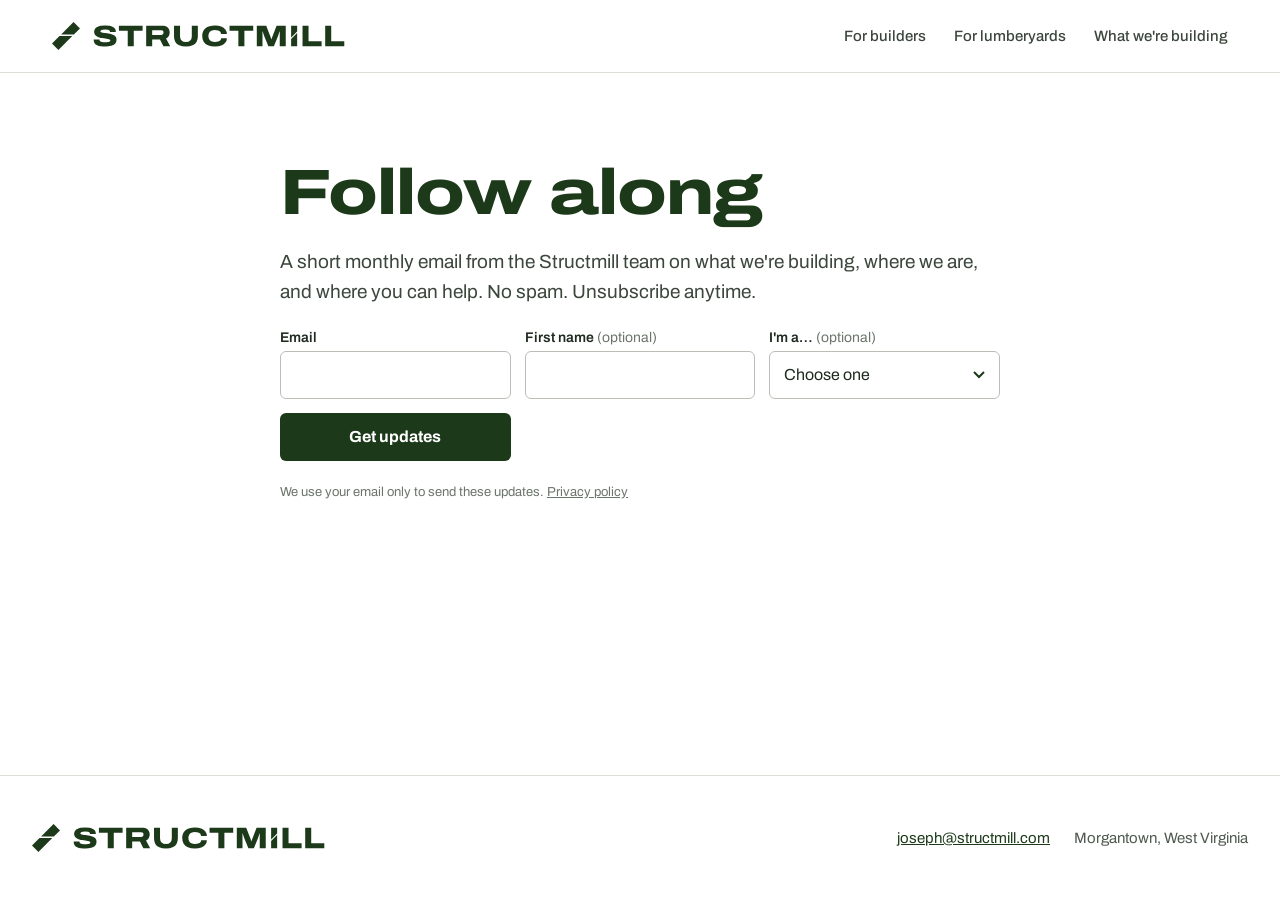
<file: updates/index.html>
<!doctype html>
<html lang="en">
<head>
<meta charset="utf-8">
<meta name="viewport" content="width=device-width, initial-scale=1">
<title>Structmill monthly updates</title>
<link rel="icon" href="/assets/icons/structmill-tab-32.png" sizes="32x32" type="image/png">
<link rel="icon" href="/assets/icons/structmill-tab-16.png" sizes="16x16" type="image/png">
<link rel="icon" href="/assets/icons/structmill-tab.svg" type="image/svg+xml">
<link rel="apple-touch-icon" href="/assets/icons/structmill-touch-180.png">
<meta name="description" content="A short monthly email from the Structmill team on what we're building, where we are, and where you can help.">
<meta name="theme-color" content="#FFFFFF">
<link rel="canonical" href="https://structmill.com/updates/">
<meta property="og:type" content="website">
<meta property="og:site_name" content="Structmill">
<meta property="og:title" content="Structmill monthly updates">
<meta property="og:description" content="A short monthly email from the Structmill team on what we're building, where we are, and where you can help.">
<meta property="og:url" content="https://structmill.com/updates/">
<meta property="og:image" content="https://structmill.com/og-image.png">
<meta property="og:image:width" content="1200">
<meta property="og:image:height" content="630">
<meta name="twitter:card" content="summary_large_image">
<meta name="twitter:title" content="Structmill monthly updates">
<meta name="twitter:description" content="A short monthly email from the Structmill team on what we're building, where we are, and where you can help.">
<meta name="twitter:image" content="https://structmill.com/og-image.png">
<link rel="preload" href="/assets/fonts/archivo-variable.woff2" as="font" type="font/woff2" crossorigin>
<link rel="stylesheet" href="/assets/site.css">
</head>
<body>
<div style="font-family: Archivo, system-ui, sans-serif; color: #1F2A20; background: #FFFFFF; min-height: 100vh; display: flex; flex-direction: column">
<header style="border-bottom: 1px solid #DCDDD6">
<nav class="sec" style="max-width: 1240px; margin: 0 auto; padding: 22px 32px; display: flex; flex-wrap: wrap; align-items: center; justify-content: space-between; gap: 16px">
<a href="/" aria-label="Structmill home" style="display: flex"><img class="logo" src="/assets/structmill-lockup.svg" alt="Structmill" width="293" height="28"></a>
<div class="nav-links" style="display: flex; flex-wrap: wrap; align-items: center; gap: 28px; font-size: 15px; font-weight: 500">
<a href="/builders/" style="color: #3B463C; text-decoration: none">For builders</a>
<a href="/lumberyards/" style="color: #3B463C; text-decoration: none">For lumberyards</a>
<a href="/#what" style="color: #3B463C; text-decoration: none">What we're building</a>
</div>
</nav>
</header>
<section class="sec hero" aria-label="Follow along" style="padding: 88px 32px 96px; flex: 1">
<div style="max-width: 720px; margin: 0 auto; display: flex; flex-direction: column; gap: 22px">
<h1 style="margin: 0; font-stretch: 125%; font-weight: 800; font-size: clamp(40px, 6vw, 64px); line-height: 1; letter-spacing: -0.015em; color: #1C3A19">Follow along</h1>
<p style="margin: 0; font-size: 19px; line-height: 1.6; color: #3B463C">A short monthly email from the Structmill team on what we're building, where we are, and where you can help. No spam. Unsubscribe anytime.</p>
<form class="upd" data-updates-form data-list="structmill" novalidate>
<label for="upd-email-4"><span>Email</span><input id="upd-email-4" type="email" name="email" autocomplete="email" inputmode="email" required></label>
<label for="upd-name-4"><span>First name <span class="opt">(optional)</span></span><input id="upd-name-4" type="text" name="metadata__first_name" autocomplete="given-name"></label>
<label for="upd-role-4"><span>I'm a… <span class="opt">(optional)</span></span><select id="upd-role-4" name="metadata__role" data-role><option value="">Choose one</option><option value="lumberyard">Lumberyard</option><option value="contractor">Contractor</option><option value="investor">Investor</option><option value="advisor-supporter">Advisor or supporter</option><option value="other">Other</option></select></label>
<button type="submit">Get updates</button>
<input type="hidden" name="tag" value="" data-role-tag>
<input type="hidden" name="tag" value="site-updates-page">
<input type="hidden" name="embed" value="1">
<div class="upd-trap" aria-hidden="true"><label for="upd-trap-4">Leave this empty<input id="upd-trap-4" type="text" name="website_confirm" tabindex="-1" autocomplete="off" data-trap></label></div>
<p class="upd-error" role="alert" data-error></p>
</form>
<p class="upd-success" role="status" tabindex="-1" hidden data-success>You're on the list. First update lands next month.</p>
<p class="upd-note">We use your email only to send these updates. <a href="/privacy/" style="color: inherit">Privacy policy</a></p>
</div>
</section>
<footer class="sec" style="border-top: 1px solid #DCDDD6; padding: 48px 32px">
<div style="max-width: 1240px; margin: 0 auto; display: flex; flex-wrap: wrap; justify-content: space-between; align-items: center; gap: 24px; font-size: 15px; color: #4F5A50">
<img class="logo" src="/assets/structmill-lockup.svg" alt="Structmill" width="293" height="28">
<div style="display: flex; flex-wrap: wrap; gap: 24px"><a href="mailto:joseph@structmill.com">joseph@structmill.com</a><span>Morgantown, West Virginia</span></div>
</div>
</footer>
</div>
<script src="/assets/updates.js" defer></script>
</body>
</html>
</file>
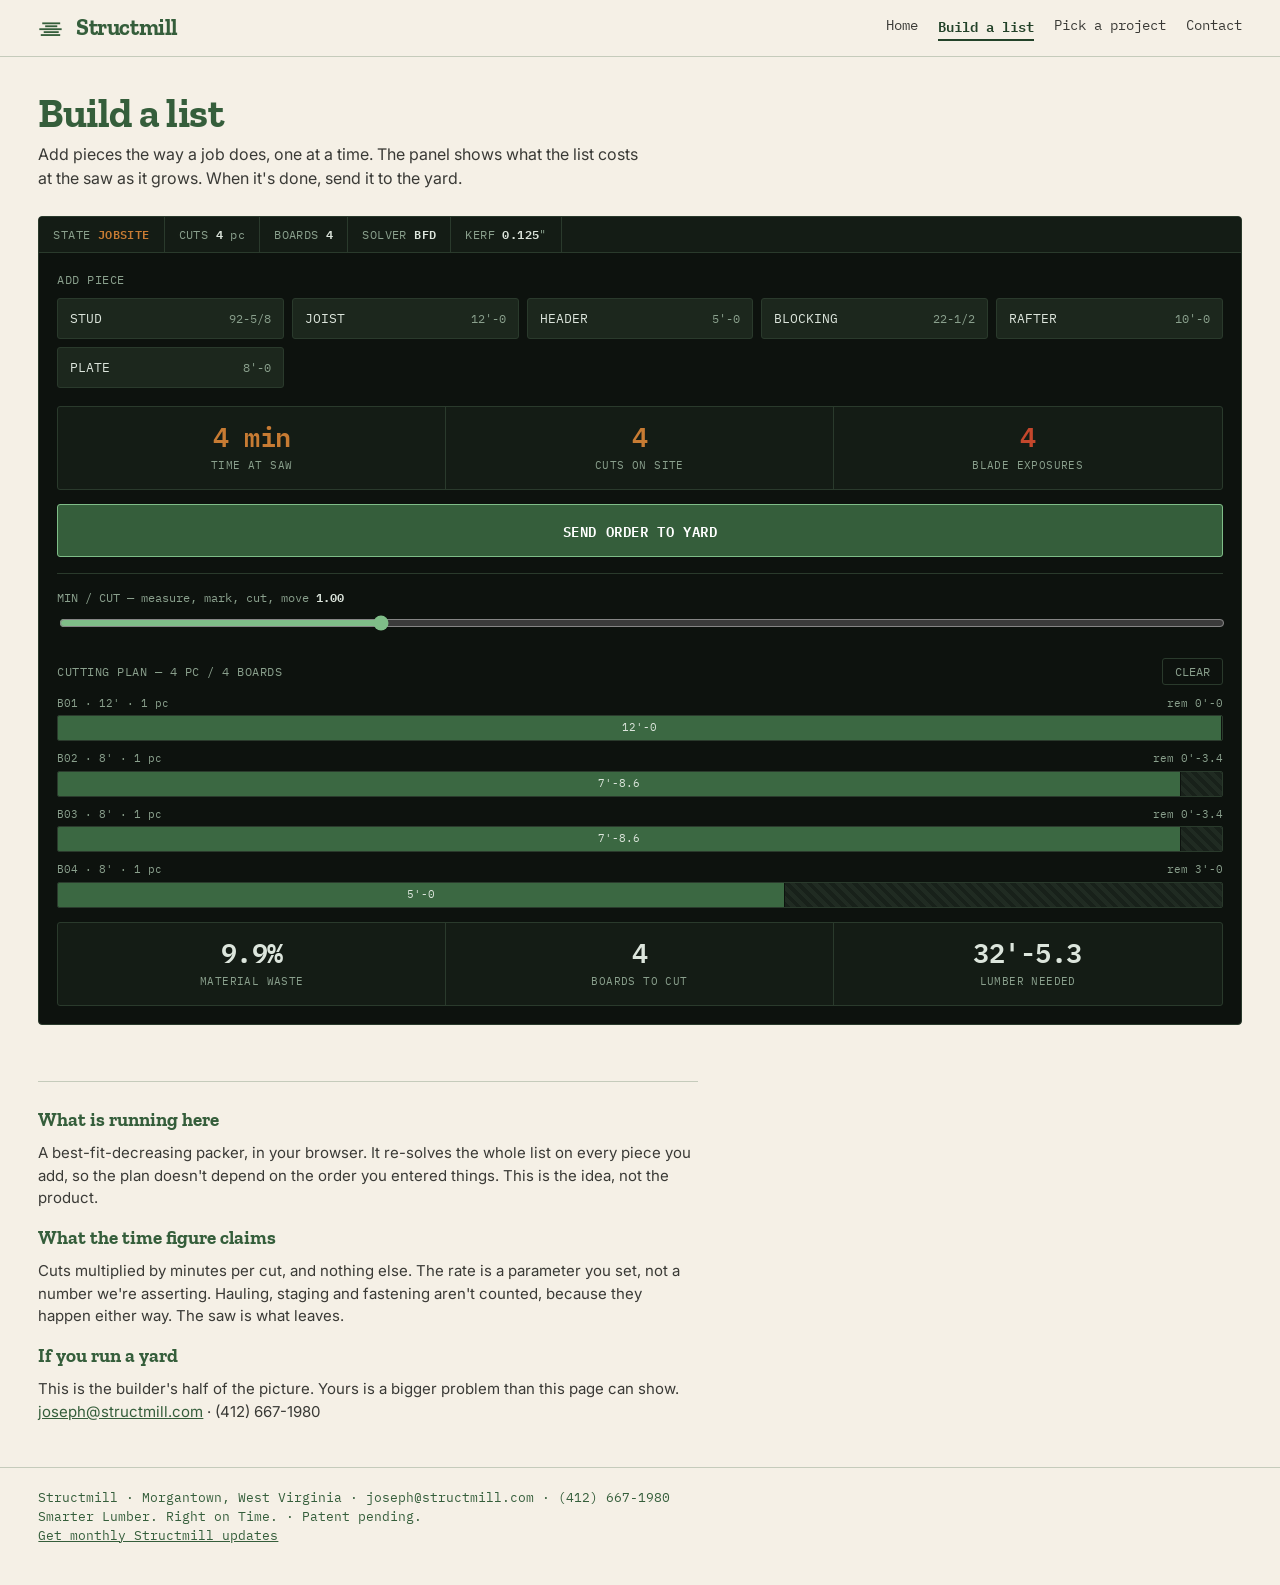
<file: demo/cut-list/index.html>
<!DOCTYPE html>
<html lang="en">
<head>
<meta charset="UTF-8" />
<meta name="viewport" content="width=device-width, initial-scale=1.0" />
<title>Build a list — Structmill</title>
<link rel="icon" href="/assets/icons/structmill-tab-32.png" sizes="32x32" type="image/png">
<link rel="icon" href="/assets/icons/structmill-tab-16.png" sizes="16x16" type="image/png">
<link rel="icon" href="/assets/icons/structmill-tab.svg" type="image/svg+xml">
<link rel="apple-touch-icon" href="/assets/icons/structmill-touch-180.png">
<meta name="description" content="Build a framing cut list piece by piece and watch what it costs at the saw. Then send the order to the yard." />
<link rel="canonical" href="https://structmill.com/demo/cut-list/" />
<meta name="theme-color" content="#F5F0E6" />
<meta property="og:title" content="Build a list — Structmill" />
<meta property="og:description" content="Build a framing cut list piece by piece and watch what it costs at the saw." />
<meta property="og:url" content="https://structmill.com/demo/cut-list/" />
<meta property="og:type" content="website" />
<link rel="preconnect" href="https://fonts.googleapis.com" />
<link rel="preconnect" href="https://fonts.gstatic.com" crossorigin />
<link href="https://fonts.googleapis.com/css2?family=Inter:wght@400;500;600&family=Zilla+Slab:wght@500;600;700&display=swap" rel="stylesheet" />
<link rel="stylesheet" href="/demo/assets/fonts.css">
<script src="/demo/assets/vendor/react.production.min.js"></script>
<script src="/demo/assets/vendor/react-dom.production.min.js"></script>
<style>
  :root{
    /* ---- site tokens, light side (match style.css) ---- */
    --paper:#F5F0E6; --paper-deep:#ECE5D4;
    --ink:#1A1A1A; --ink-soft:#3A3A36;
    --moss:#355E3B; --moss-deep:#234229; --moss-faint:#D9E2D7;
    --rule:rgba(53,94,59,.25);

    /* ---- dark instrument ramp, same 129° hue as --moss ---- */
    --panel:#0D120E; --panel-2:#141C15; --panel-3:#1C271D;
    --hair:#2A3A2C; --fg:#DCE5DC; --dim:#8AA08D;

    /* ---- moss lifted for dark panels ----
       --moss #355E3B is only 1.6:1 on --panel, unreadable as an accent.
       Same hue (129°), same family, raised in lightness:
       --moss-mid  L45%  5.3:1  fills, board segments, hover
       --moss-lit  L62%  8.7:1  readout values, active borders, live state
       --moss-hi   L75% 13.0:1  hover / emphasis                      */
    --moss-mid:#50955B; --moss-lit:#7FBD88; --moss-hi:#A9D6B0;

    --amber:#C77B33; --red:#C4472C;

    --display:"Zilla Slab","Roboto Slab",Georgia,serif;
    --sans:"Inter",-apple-system,BlinkMacSystemFont,"Helvetica Neue",Arial,sans-serif;
    --mono:"IBM Plex Mono",ui-monospace,Menlo,Consolas,monospace;
  }
  *{box-sizing:border-box;-webkit-tap-highlight-color:transparent}
  body{margin:0;background:var(--paper);color:var(--ink);font-family:var(--sans);
    font-size:16px;line-height:1.5;-webkit-font-smoothing:antialiased}
  a{color:var(--moss)}
  /* full-bleed: the panel uses the whole viewport, prose keeps its measure */
  .wrap{width:100%;max-width:none;margin:0;padding:0 clamp(20px,3vw,48px)}
  /* first screen = topbar + heading + panel, filling the window height;
     the explanatory notes sit below the fold */
  .screen{min-height:100vh;min-height:100dvh;display:flex;flex-direction:column}
  .panelwrap{flex:1 1 auto;display:flex;flex-direction:column;min-height:0;padding-bottom:22px}
  .panelwrap > #root{flex:1 1 auto;display:flex;flex-direction:column}
  .panelwrap .panel{flex:1 1 auto;display:flex;flex-direction:column;margin-bottom:0}
  .panelwrap .panel > .body{flex:1 1 auto}

  .topbar{border-bottom:1px solid var(--rule)}
  .topbar .wrap{display:flex;align-items:center;justify-content:space-between;
    gap:16px;padding-top:15px;padding-bottom:15px;flex-wrap:wrap}
  .mark{display:inline-flex;align-items:center;gap:.5em;font-family:var(--display);
    font-weight:700;font-size:23px;line-height:1;color:var(--moss);
    text-decoration:none;letter-spacing:-.02em}
  .mark .logo-mark{width:1.15em;height:1.02em;flex-shrink:0}
  .nav{display:flex;gap:20px;font-size:14px;font-family:var(--mono)}
  .nav a{color:var(--ink-soft);text-decoration:none;padding-bottom:3px;border-bottom:2px solid transparent}
  .nav a:hover{color:var(--moss);border-bottom-color:var(--moss)}
  .nav a[aria-current="page"]{border-bottom-color:var(--moss-deep);color:var(--moss-deep);font-weight:600}

  .pagehead{padding-top:34px;padding-bottom:4px}
  .pagehead h1{font-family:var(--display);font-size:clamp(34px,3.2vw,52px);font-weight:700;
    letter-spacing:-.015em;line-height:1.05;margin:0 0 8px;color:var(--moss)}
  .pagehead p{margin:0;max-width:60ch;color:var(--ink-soft)}

  /* ---------- instrument panel ---------- */
  .panel{background:var(--panel);border:1px solid var(--hair);border-radius:4px;
    margin:22px 0;color:var(--fg);overflow:hidden}
  .strip{display:flex;flex-wrap:wrap;gap:0;border-bottom:1px solid var(--hair);background:var(--panel-2)}
  .strip div{padding:9px 14px;border-right:1px solid var(--hair);font-family:var(--mono);
    font-size:11.5px;letter-spacing:.4px;color:var(--dim);white-space:nowrap}
  .strip div b{color:var(--fg);font-weight:600;font-variant-numeric:tabular-nums}
  .body{padding:18px}
  .lbl{font-family:var(--mono);font-size:11.5px;letter-spacing:.5px;color:var(--dim);margin-bottom:9px}
  .num{font-family:var(--mono);font-variant-numeric:tabular-nums;font-weight:600}
  .keypad{display:grid;grid-template-columns:repeat(auto-fit,minmax(190px,1fr));gap:8px}
  .key{background:var(--panel-3);border:1px solid var(--hair);color:var(--fg);
    border-radius:3px;padding:11px 12px;cursor:pointer;text-align:left;font-family:var(--mono);
    font-size:13px;display:flex;justify-content:space-between;gap:8px;align-items:baseline}
  .key:hover{border-color:var(--moss-lit);color:var(--moss-hi)}
  .key:focus-visible{outline:2px solid var(--moss-lit);outline-offset:2px}
  .key i{font-style:normal;color:var(--dim);font-size:12px}
  .readout{display:grid;grid-template-columns:repeat(3,1fr);border:1px solid var(--hair);
    border-radius:3px;background:var(--panel-2);margin-top:18px}
  .readout > div{padding:15px 12px;text-align:center;border-right:1px solid var(--hair)}
  .readout > div:last-child{border-right:none}
  .readout .v{font-family:var(--mono);font-variant-numeric:tabular-nums;font-weight:600;
    font-size:27px;line-height:1.1;letter-spacing:-.5px}
  .readout .k{font-family:var(--mono);font-size:11px;color:var(--dim);margin-top:6px;letter-spacing:.4px}
  .cmd{width:100%;margin-top:14px;padding:14px;border-radius:3px;border:1px solid var(--moss-lit);
    background:var(--moss);color:#fff;font-family:var(--mono);font-size:14px;font-weight:600;
    letter-spacing:.6px;cursor:pointer}
  .cmd:hover{background:var(--moss-mid);color:var(--panel)}
  .cmd:disabled{background:var(--panel-3);border-color:var(--hair);color:var(--dim);cursor:default}
  .cmd.back{background:transparent;border-color:var(--amber);color:var(--amber)}
  .cmd.back:hover{background:var(--amber);color:var(--panel)}
  .param{margin-top:16px;border-top:1px solid var(--hair);padding-top:14px;
    font-family:var(--mono);font-size:12px;color:var(--dim)}
  .param input[type=range]{width:100%;margin-top:8px;accent-color:var(--moss-lit)}
  .ghost{background:none;border:1px solid var(--hair);color:var(--dim);border-radius:3px;
    padding:5px 12px;cursor:pointer;font-family:var(--mono);font-size:11.5px}
  .ghost:hover{border-color:var(--amber);color:var(--amber)}

  .note{border-top:1px solid var(--rule);margin-top:34px;padding:24px 0 8px;max-width:66ch}
  .note h2{font-family:var(--display);font-size:19px;font-weight:700;margin:0 0 8px;color:var(--moss)}
  .note p{margin:0 0 14px;font-size:15px;color:var(--ink-soft)}
  footer{border-top:1px solid var(--rule);margin-top:22px;padding:20px 0 40px;
    font-family:var(--mono);font-size:12.5px;color:var(--moss)}
  @keyframes seat{from{opacity:.35}to{opacity:1}}
  @media (prefers-reduced-motion:reduce){*{animation:none !important}}
</style>
</head>
<body>

<div class="screen">
<header class="topbar">
  <div class="wrap">
    <a class="mark" href="/">
      <svg class="logo-mark" viewBox="0 0 36 32" fill="none" stroke="currentColor" stroke-width="2.5" stroke-linecap="square" aria-hidden="true">
        <line x1="5"  y1="26" x2="29" y2="26"/>
        <line x1="9"  y1="22" x2="27" y2="22"/>
        <line x1="3"  y1="18" x2="31" y2="18"/>
        <line x1="11" y1="14" x2="25" y2="14"/>
        <line x1="7"  y1="10" x2="29" y2="10"/>
      </svg>
      <span>Structmill</span>
    </a>
    <nav class="nav">
      <a href="/">Home</a>
      <a href="/demo/cut-list/" aria-current="page">Build a list</a>
      <a href="/demo/projects/">Pick a project</a>
      <a href="mailto:joseph@structmill.com">Contact</a>
    </nav>
  </div>
</header>

<div class="wrap pagehead">
  <h1>Build a list</h1>
  <p>Add pieces the way a job does, one at a time. The panel shows what the list costs
  at the saw as it grows. When it's done, send it to the yard.</p>
</div>

<div class="wrap panelwrap"><div id="root"></div></div>
</div><!-- /.screen -->

<div class="wrap">
  <div class="note">
    <h2>What is running here</h2>
    <p>A best-fit-decreasing packer, in your browser. It re-solves the whole list on every
    piece you add, so the plan doesn't depend on the order you entered things. This is the
    idea, not the product.</p>
    <h2>What the time figure claims</h2>
    <p>Cuts multiplied by minutes per cut, and nothing else. The rate is a parameter you
    set, not a number we're asserting. Hauling, staging and fastening aren't counted,
    because they happen either way. The saw is what leaves.</p>
    <h2>If you run a yard</h2>
    <p>This is the builder's half of the picture. Yours is a bigger problem than this page
    can show.
    <a href="mailto:joseph@structmill.com">joseph@structmill.com</a> · (412) 667-1980</p>
  </div>
</div>

<footer>
  <div class="wrap">
    Structmill · Morgantown, West Virginia · joseph@structmill.com · (412) 667-1980<br>
    Smarter Lumber. Right on Time. · Patent pending.<br>
    <a href="/updates/">Get monthly Structmill updates</a>
  </div>
</footer>

<script>
const {
  useState
} = React;
const STOCK = [96, 120, 144, 168, 192];
const STOCK_LABEL = {
  96: '8\'',
  120: '10\'',
  144: '12\'',
  168: '14\'',
  192: '16\''
};
const KERF = 0.125;
const KEYS = [{
  label: "STUD",
  len: 92.625,
  disp: "92-5/8"
}, {
  label: "JOIST",
  len: 144,
  disp: "12'-0"
}, {
  label: "HEADER",
  len: 60,
  disp: "5'-0"
}, {
  label: "BLOCKING",
  len: 22.5,
  disp: "22-1/2"
}, {
  label: "RAFTER",
  len: 120,
  disp: "10'-0"
}, {
  label: "PLATE",
  len: 96,
  disp: "8'-0"
}];
const ft = n => {
  const f = Math.floor(n / 12);
  const i = +(n - f * 12).toFixed(1);
  return i === 0 ? f + "'-0" : f + "'-" + i;
};
const hm = m => {
  const h = Math.floor(m / 60);
  const r = Math.round(m % 60);
  return h > 0 ? h + ":" + String(r).padStart(2, "0") : r + " min";
};
function pack(cuts) {
  const sorted = [...cuts].sort((a, b) => b.len - a.len);
  const boards = [];
  for (const c of sorted) {
    let best = -1,
      bestRem = Infinity;
    for (let i = 0; i < boards.length; i++) {
      const need = c.len + (boards[i].cuts.length ? KERF : 0);
      const rem = boards[i].rem - need;
      if (rem >= 0 && rem < bestRem) {
        bestRem = rem;
        best = i;
      }
    }
    if (best >= 0) {
      const b = boards[best];
      b.cuts.push(c);
      b.rem -= c.len + (b.cuts.length > 1 ? KERF : 0);
    } else {
      const s = STOCK.find(x => x >= c.len) || STOCK[STOCK.length - 1];
      boards.push({
        stock: s,
        rem: s - c.len,
        cuts: [c]
      });
    }
  }
  return boards;
}
function Board({
  b,
  idx
}) {
  const used = b.cuts.reduce((s, c) => s + c.len, 0);
  return React.createElement("div", {
    style: {
      marginBottom: 9,
      animation: "seat .12s linear"
    }
  }, React.createElement("div", {
    style: {
      display: "flex",
      justifyContent: "space-between",
      fontFamily: "var(--mono)",
      fontSize: 11,
      color: "var(--dim)",
      marginBottom: 4
    }
  }, React.createElement("span", null, "B", String(idx + 1).padStart(2, "0"), " · ", STOCK_LABEL[b.stock], " · ", b.cuts.length, " pc"), React.createElement("span", null, "rem ", ft(b.stock - used))), React.createElement("div", {
    style: {
      display: "flex",
      height: 26,
      border: "1px solid var(--hair)",
      borderRadius: 2,
      overflow: "hidden"
    }
  }, b.cuts.map((c, i) => React.createElement("div", {
    key: i,
    title: c.label + " " + ft(c.len),
    style: {
      width: c.len / b.stock * 100 + "%",
      background: i % 2 ? "#305535" : "#3B6842",
      borderRight: "1px solid var(--panel)",
      display: "flex",
      alignItems: "center",
      justifyContent: "center",
      fontFamily: "var(--mono)",
      fontSize: 10.5,
      color: "var(--fg)",
      whiteSpace: "nowrap",
      overflow: "hidden"
    }
  }, c.len / b.stock > 0.14 ? ft(c.len) : "")), React.createElement("div", {
    style: {
      flex: 1,
      backgroundImage: "repeating-linear-gradient(45deg,#18211A,#18211A 4px,#202B22 4px,#202B22 8px)"
    },
    title: "offcut"
  })));
}
function App() {
  const [cuts, setCuts] = useState([{
    label: "STUD",
    len: 92.625
  }, {
    label: "STUD",
    len: 92.625
  }, {
    label: "JOIST",
    len: 144
  }, {
    label: "HEADER",
    len: 60
  }]);
  const [sent, setSent] = useState(false);
  const [cutMin, setCutMin] = useState(1.0);
  const boards = pack(cuts);
  const used = cuts.reduce((s, c) => s + c.len, 0);
  const stock = boards.reduce((s, b) => s + b.stock, 0);
  const waste = stock ? (stock - used) / stock * 100 : 0;
  const nCuts = sent ? 0 : cuts.length;
  const time = sent ? 0 : cuts.length * cutMin;
  return React.createElement("div", {
    className: "panel"
  }, React.createElement("div", {
    className: "strip"
  }, React.createElement("div", null, "STATE ", React.createElement("b", {
    style: {
      color: sent ? "var(--moss-lit)" : "var(--amber)"
    }
  }, sent ? "YARD" : "JOBSITE")), React.createElement("div", null, "CUTS ", React.createElement("b", null, cuts.length), " pc"), React.createElement("div", null, "BOARDS ", React.createElement("b", null, boards.length)), React.createElement("div", null, "SOLVER ", React.createElement("b", null, "BFD")), React.createElement("div", null, "KERF ", React.createElement("b", null, "0.125"), "\"")), React.createElement("div", {
    className: "body"
  }, React.createElement("div", {
    className: "lbl"
  }, "ADD PIECE"), React.createElement("div", {
    className: "keypad"
  }, KEYS.map((k, i) => React.createElement("button", {
    key: i,
    className: "key",
    onClick: () => {
      setCuts(p => [...p, {
        label: k.label,
        len: k.len
      }]);
      setSent(false);
    }
  }, React.createElement("span", null, k.label), React.createElement("i", null, k.disp)))), React.createElement("div", {
    className: "readout"
  }, React.createElement("div", null, React.createElement("div", {
    className: "v",
    style: {
      color: sent ? "var(--moss-lit)" : "var(--amber)"
    }
  }, hm(time)), React.createElement("div", {
    className: "k"
  }, "TIME AT SAW")), React.createElement("div", null, React.createElement("div", {
    className: "v",
    style: {
      color: sent ? "var(--moss-lit)" : "var(--amber)"
    }
  }, nCuts), React.createElement("div", {
    className: "k"
  }, "CUTS ON SITE")), React.createElement("div", null, React.createElement("div", {
    className: "v",
    style: {
      color: sent ? "var(--moss-lit)" : "var(--red)"
    }
  }, nCuts), React.createElement("div", {
    className: "k"
  }, "BLADE EXPOSURES"))), React.createElement("button", {
    className: "cmd" + (sent ? " back" : ""),
    disabled: cuts.length === 0,
    onClick: () => setSent(s => !s)
  }, sent ? "RETURN TO JOBSITE" : "SEND ORDER TO YARD"), React.createElement("div", {
    className: "param"
  }, "MIN / CUT — measure, mark, cut, move ", React.createElement("span", {
    className: "num",
    style: {
      color: "var(--fg)"
    }
  }, cutMin.toFixed(2)), React.createElement("input", {
    type: "range",
    min: "0.25",
    max: "3",
    step: "0.25",
    value: cutMin,
    onChange: e => setCutMin(parseFloat(e.target.value))
  })), React.createElement("div", {
    style: {
      display: "flex",
      justifyContent: "space-between",
      alignItems: "center",
      margin: "22px 0 10px"
    }
  }, React.createElement("span", {
    className: "lbl",
    style: {
      margin: 0
    }
  }, "CUTTING PLAN — ", cuts.length, " PC / ", boards.length, " BOARDS", sent ? " / DELIVERED" : ""), React.createElement("button", {
    className: "ghost",
    onClick: () => {
      setCuts([]);
      setSent(false);
    }
  }, "CLEAR")), boards.map((b, i) => React.createElement(Board, {
    key: i,
    b: b,
    idx: i
  })), boards.length === 0 && React.createElement("div", {
    style: {
      fontFamily: "var(--mono)",
      fontSize: 12.5,
      color: "var(--dim)"
    }
  }, "No cuts yet. Add a piece above."), boards.length > 0 && React.createElement("div", {
    className: "readout",
    style: {
      marginTop: 14
    }
  }, React.createElement("div", null, React.createElement("div", {
    className: "v"
  }, waste.toFixed(1), "%"), React.createElement("div", {
    className: "k"
  }, "MATERIAL WASTE")), React.createElement("div", null, React.createElement("div", {
    className: "v"
  }, boards.length), React.createElement("div", {
    className: "k"
  }, "BOARDS ", sent ? "PRE-CUT" : "TO CUT")), React.createElement("div", null, React.createElement("div", {
    className: "v"
  }, ft(used)), React.createElement("div", {
    className: "k"
  }, "LUMBER NEEDED")))));
}
ReactDOM.createRoot(document.getElementById("root")).render(React.createElement(App, null));
</script>
</body>
</html>
</file>
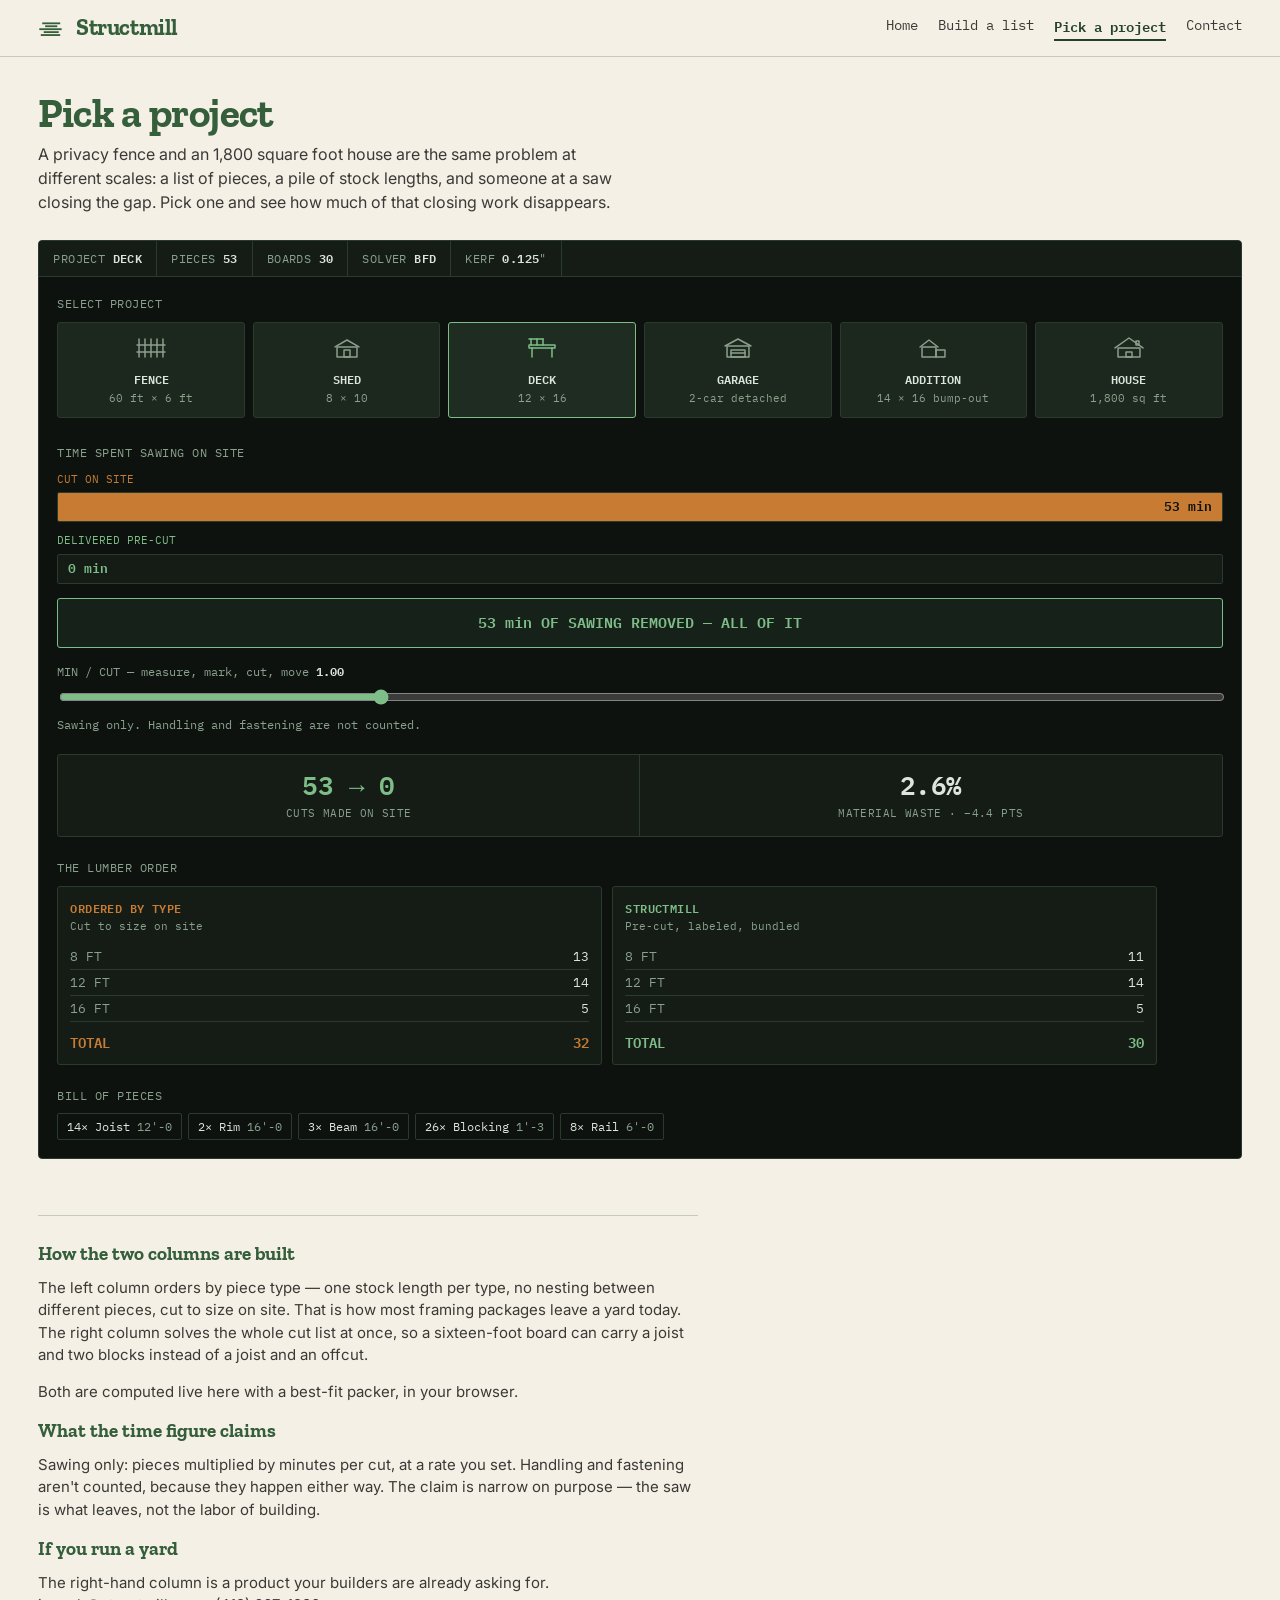
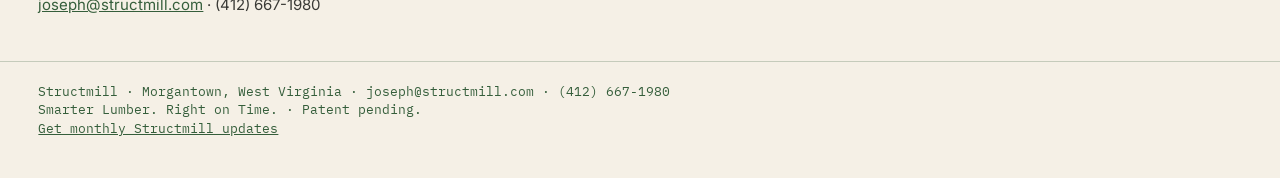
<file: demo/projects/index.html>
<!DOCTYPE html>
<html lang="en">
<head>
<meta charset="UTF-8" />
<meta name="viewport" content="width=device-width, initial-scale=1.0" />
<title>Pick a project — Structmill</title>
<link rel="icon" href="/assets/icons/structmill-tab-32.png" sizes="32x32" type="image/png">
<link rel="icon" href="/assets/icons/structmill-tab-16.png" sizes="16x16" type="image/png">
<link rel="icon" href="/assets/icons/structmill-tab.svg" type="image/svg+xml">
<link rel="apple-touch-icon" href="/assets/icons/structmill-touch-180.png">
<meta name="description" content="From a privacy fence to a full house: how much on-site sawing a pre-cut framing package removes, and how the lumber order changes." />
<link rel="canonical" href="https://structmill.com/demo/projects/" />
<meta name="theme-color" content="#F5F0E6" />
<meta property="og:title" content="Pick a project — Structmill" />
<meta property="og:description" content="From a fence to a full house, the crew never picks up a saw." />
<meta property="og:url" content="https://structmill.com/demo/projects/" />
<meta property="og:type" content="website" />
<link rel="preconnect" href="https://fonts.googleapis.com" />
<link rel="preconnect" href="https://fonts.gstatic.com" crossorigin />
<link href="https://fonts.googleapis.com/css2?family=Inter:wght@400;500;600&family=Zilla+Slab:wght@500;600;700&display=swap" rel="stylesheet" />
<link rel="stylesheet" href="/demo/assets/fonts.css">
<script src="/demo/assets/vendor/react.production.min.js"></script>
<script src="/demo/assets/vendor/react-dom.production.min.js"></script>
<style>
  :root{
    /* ---- site tokens, light side (match style.css) ---- */
    --paper:#F5F0E6; --paper-deep:#ECE5D4;
    --ink:#1A1A1A; --ink-soft:#3A3A36;
    --moss:#355E3B; --moss-deep:#234229; --moss-faint:#D9E2D7;
    --rule:rgba(53,94,59,.25);

    /* ---- dark instrument ramp, same 129° hue as --moss ---- */
    --panel:#0D120E; --panel-2:#141C15; --panel-3:#1C271D;
    --hair:#2A3A2C; --fg:#DCE5DC; --dim:#8AA08D;

    /* ---- moss lifted for dark panels ----
       --moss #355E3B is only 1.6:1 on --panel, unreadable as an accent.
       Same hue (129°), same family, raised in lightness:
       --moss-mid  L45%  5.3:1  fills, gauges, hover
       --moss-lit  L62%  8.7:1  readout values, active borders, live state
       --moss-hi   L75% 13.0:1  hover / emphasis                      */
    --moss-mid:#50955B; --moss-lit:#7FBD88; --moss-hi:#A9D6B0;

    --amber:#C77B33; --red:#C4472C;

    --display:"Zilla Slab","Roboto Slab",Georgia,serif;
    --sans:"Inter",-apple-system,BlinkMacSystemFont,"Helvetica Neue",Arial,sans-serif;
    --mono:"IBM Plex Mono",ui-monospace,Menlo,Consolas,monospace;
  }
  *{box-sizing:border-box;-webkit-tap-highlight-color:transparent}
  body{margin:0;background:var(--paper);color:var(--ink);font-family:var(--sans);
    font-size:16px;line-height:1.5;-webkit-font-smoothing:antialiased}
  a{color:var(--moss)}
  /* full-bleed: the panel uses the whole viewport, prose keeps its measure */
  .wrap{width:100%;max-width:none;margin:0;padding:0 clamp(20px,3vw,48px)}
  /* first screen = topbar + heading + panel, filling the window height;
     the explanatory notes sit below the fold */
  .screen{min-height:100vh;min-height:100dvh;display:flex;flex-direction:column}
  .panelwrap{flex:1 1 auto;display:flex;flex-direction:column;min-height:0;padding-bottom:22px}
  .panelwrap > #root{flex:1 1 auto;display:flex;flex-direction:column}
  .panelwrap .panel{flex:1 1 auto;display:flex;flex-direction:column;margin-bottom:0}
  .panelwrap .panel > .body{flex:1 1 auto}

  .topbar{border-bottom:1px solid var(--rule)}
  .topbar .wrap{display:flex;align-items:center;justify-content:space-between;
    gap:16px;padding-top:15px;padding-bottom:15px;flex-wrap:wrap}
  .mark{display:inline-flex;align-items:center;gap:.5em;font-family:var(--display);
    font-weight:700;font-size:23px;line-height:1;color:var(--moss);
    text-decoration:none;letter-spacing:-.02em}
  .mark .logo-mark{width:1.15em;height:1.02em;flex-shrink:0}
  .nav{display:flex;gap:20px;font-size:14px;font-family:var(--mono)}
  .nav a{color:var(--ink-soft);text-decoration:none;padding-bottom:3px;border-bottom:2px solid transparent}
  .nav a:hover{color:var(--moss);border-bottom-color:var(--moss)}
  .nav a[aria-current="page"]{border-bottom-color:var(--moss-deep);color:var(--moss-deep);font-weight:600}

  .pagehead{padding-top:34px;padding-bottom:4px}
  .pagehead h1{font-family:var(--display);font-size:clamp(34px,3.2vw,52px);font-weight:700;
    letter-spacing:-.015em;line-height:1.05;margin:0 0 8px;color:var(--moss)}
  .pagehead p{margin:0;max-width:60ch;color:var(--ink-soft)}

  .panel{background:var(--panel);border:1px solid var(--hair);border-radius:4px;
    margin:22px 0;color:var(--fg);overflow:hidden}
  .strip{display:flex;flex-wrap:wrap;border-bottom:1px solid var(--hair);background:var(--panel-2)}
  .strip div{padding:9px 14px;border-right:1px solid var(--hair);font-family:var(--mono);
    font-size:11.5px;letter-spacing:.4px;color:var(--dim);white-space:nowrap}
  .strip div b{color:var(--fg);font-weight:600;font-variant-numeric:tabular-nums}
  .body{padding:18px}
  .lbl{font-family:var(--mono);font-size:11.5px;letter-spacing:.5px;color:var(--dim);margin-bottom:9px}
  .num{font-family:var(--mono);font-variant-numeric:tabular-nums;font-weight:600}

  .sel{display:flex;gap:8px;overflow-x:auto;padding-bottom:4px}
  .tile{flex:1 1 0;min-width:108px;background:var(--panel-3);border:1px solid var(--hair);
    border-radius:3px;padding:12px 10px;cursor:pointer;text-align:center;color:var(--fg);font-family:var(--mono)}
  .tile:hover{border-color:var(--moss-lit)}
  .tile:focus-visible{outline:2px solid var(--moss-lit);outline-offset:2px}
  .tile[data-on="1"]{border-color:var(--moss-lit);background:#1F2C21}
  .tile .n{font-size:12px;font-weight:600;margin-top:6px}
  .tile .d{font-size:10.5px;color:var(--dim);margin-top:2px}

  .gauge{height:30px;border:1px solid var(--hair);border-radius:2px;overflow:hidden;
    display:flex;align-items:center;background:var(--panel-2)}
  .gauge .fill{height:100%;display:flex;align-items:center;justify-content:flex-end;
    padding-right:10px;font-family:var(--mono);font-variant-numeric:tabular-nums;
    font-weight:600;font-size:13px;color:var(--panel)}

  .readout{display:grid;grid-template-columns:repeat(2,1fr);border:1px solid var(--hair);
    border-radius:3px;background:var(--panel-2)}
  .readout > div{padding:15px 12px;text-align:center;border-right:1px solid var(--hair)}
  .readout > div:last-child{border-right:none}
  .readout .v{font-family:var(--mono);font-variant-numeric:tabular-nums;font-weight:600;
    font-size:26px;line-height:1.1;letter-spacing:-.5px}
  .readout .k{font-family:var(--mono);font-size:11px;color:var(--dim);margin-top:6px;letter-spacing:.4px}

  .param{margin-top:14px;font-family:var(--mono);font-size:12px;color:var(--dim)}
  .param input[type=range]{width:100%;margin-top:8px;accent-color:var(--moss-lit)}

  /* capped so the stock label and its count stay scannable on a wide screen */
  .cols{display:grid;grid-template-columns:1fr 1fr;gap:10px;max-width:1100px}
  .col{border:1px solid var(--hair);border-radius:3px;padding:12px;background:var(--panel-2)}
  .col h4{margin:0;font-family:var(--mono);font-size:12px;letter-spacing:.4px}
  .col .sub{font-family:var(--mono);font-size:10.5px;color:var(--dim);margin:2px 0 10px}
  .row{display:flex;justify-content:space-between;font-family:var(--mono);
    font-variant-numeric:tabular-nums;font-size:12.5px;padding:3px 0;border-bottom:1px solid var(--hair)}
  .tot{display:flex;justify-content:space-between;font-family:var(--mono);
    font-variant-numeric:tabular-nums;font-size:14px;font-weight:600;margin-top:9px}

  .chips{display:flex;flex-wrap:wrap;gap:6px}
  .chip{border:1px solid var(--hair);border-radius:2px;padding:4px 9px;
    font-family:var(--mono);font-size:11.5px;color:var(--fg)}
  .chip span{color:var(--dim)}

  .note{border-top:1px solid var(--rule);margin-top:34px;padding:24px 0 8px;max-width:66ch}
  .note h2{font-family:var(--display);font-size:19px;font-weight:700;margin:0 0 8px;color:var(--moss)}
  .note p{margin:0 0 14px;font-size:15px;color:var(--ink-soft)}
  footer{border-top:1px solid var(--rule);margin-top:22px;padding:20px 0 40px;
    font-family:var(--mono);font-size:12.5px;color:var(--moss)}
  @keyframes seat{from{opacity:.35}to{opacity:1}}
  @media (max-width:600px){.cols{grid-template-columns:1fr}}
  @media (prefers-reduced-motion:reduce){*{animation:none !important}}
</style>
</head>
<body>

<div class="screen">
<header class="topbar">
  <div class="wrap">
    <a class="mark" href="/">
      <svg class="logo-mark" viewBox="0 0 36 32" fill="none" stroke="currentColor" stroke-width="2.5" stroke-linecap="square" aria-hidden="true">
        <line x1="5"  y1="26" x2="29" y2="26"/>
        <line x1="9"  y1="22" x2="27" y2="22"/>
        <line x1="3"  y1="18" x2="31" y2="18"/>
        <line x1="11" y1="14" x2="25" y2="14"/>
        <line x1="7"  y1="10" x2="29" y2="10"/>
      </svg>
      <span>Structmill</span>
    </a>
    <nav class="nav">
      <a href="/">Home</a>
      <a href="/demo/cut-list/">Build a list</a>
      <a href="/demo/projects/" aria-current="page">Pick a project</a>
      <a href="mailto:joseph@structmill.com">Contact</a>
    </nav>
  </div>
</header>

<div class="wrap pagehead">
  <h1>Pick a project</h1>
  <p>A privacy fence and an 1,800 square foot house are the same problem at different
  scales: a list of pieces, a pile of stock lengths, and someone at a saw closing the gap.
  Pick one and see how much of that closing work disappears.</p>
</div>

<div class="wrap panelwrap"><div id="root"></div></div>
</div><!-- /.screen -->

<div class="wrap">
  <div class="note">
    <h2>How the two columns are built</h2>
    <p>The left column orders by piece type — one stock length per type, no nesting between
    different pieces, cut to size on site. That is how most framing packages leave a yard
    today. The right column solves the whole cut list at once, so a sixteen-foot board can
    carry a joist and two blocks instead of a joist and an offcut.</p>
    <p>Both are computed live here with a best-fit packer, in your browser.</p>
    <h2>What the time figure claims</h2>
    <p>Sawing only: pieces multiplied by minutes per cut, at a rate you set. Handling and
    fastening aren't counted, because they happen either way. The claim is narrow on
    purpose — the saw is what leaves, not the labor of building.</p>
    <h2>If you run a yard</h2>
    <p>The right-hand column is a product your builders are already asking for.
    <a href="mailto:joseph@structmill.com">joseph@structmill.com</a> · (412) 667-1980</p>
  </div>
</div>

<footer>
  <div class="wrap">
    Structmill · Morgantown, West Virginia · joseph@structmill.com · (412) 667-1980<br>
    Smarter Lumber. Right on Time. · Patent pending.<br>
    <a href="/updates/">Get monthly Structmill updates</a>
  </div>
</footer>

<script>
const {
  useState
} = React;
const STOCK = [96, 120, 144, 168, 192];
const STOCK_LABEL = {
  96: "8 FT",
  120: "10 FT",
  144: "12 FT",
  168: "14 FT",
  192: "16 FT"
};
const KERF = 0.125;
const ft = n => {
  const f = Math.floor(n / 12);
  const i = Math.round(n - f * 12);
  return i === 0 ? f + "'-0" : f + "'-" + i;
};
const hm = m => {
  const h = Math.floor(m / 60);
  const r = Math.round(m % 60);
  return h > 0 ? h + ":" + String(r).padStart(2, "0") : r + " min";
};
const ICONS = {
  fence: React.createElement("g", null, React.createElement("line", {
    x1: "2",
    y1: "10",
    x2: "30",
    y2: "10"
  }), React.createElement("line", {
    x1: "2",
    y1: "17",
    x2: "30",
    y2: "17"
  }), [4, 10, 16, 22, 28].map(x => React.createElement("line", {
    key: x,
    x1: x,
    y1: "4",
    x2: x,
    y2: "22"
  }))),
  shed: React.createElement("g", null, React.createElement("polyline", {
    points: "4,12 16,5 28,12"
  }), React.createElement("rect", {
    x: "6",
    y: "12",
    width: "20",
    height: "10"
  }), React.createElement("rect", {
    x: "13",
    y: "15",
    width: "6",
    height: "7"
  })),
  deck: React.createElement("g", null, React.createElement("rect", {
    x: "3",
    y: "10",
    width: "26",
    height: "3"
  }), React.createElement("line", {
    x1: "6",
    y1: "13",
    x2: "6",
    y2: "22"
  }), React.createElement("line", {
    x1: "26",
    y1: "13",
    x2: "26",
    y2: "22"
  }), React.createElement("line", {
    x1: "3",
    y1: "4",
    x2: "17",
    y2: "4"
  }), [5, 11, 17].map(x => React.createElement("line", {
    key: x,
    x1: x,
    y1: "4",
    x2: x,
    y2: "10"
  }))),
  garage: React.createElement("g", null, React.createElement("polyline", {
    points: "3,11 16,4 29,11"
  }), React.createElement("rect", {
    x: "5",
    y: "11",
    width: "22",
    height: "11"
  }), React.createElement("rect", {
    x: "9",
    y: "15",
    width: "14",
    height: "7"
  }), React.createElement("line", {
    x1: "9",
    y1: "18",
    x2: "23",
    y2: "18"
  })),
  addition: React.createElement("g", null, React.createElement("polyline", {
    points: "3,12 12,5 21,12"
  }), React.createElement("rect", {
    x: "5",
    y: "12",
    width: "14",
    height: "10"
  }), React.createElement("rect", {
    x: "19",
    y: "15",
    width: "9",
    height: "7"
  })),
  house: React.createElement("g", null, React.createElement("polyline", {
    points: "2,13 16,3 30,13"
  }), React.createElement("rect", {
    x: "5",
    y: "13",
    width: "22",
    height: "9"
  }), React.createElement("rect", {
    x: "13",
    y: "17",
    width: "6",
    height: "5"
  }), React.createElement("rect", {
    x: "23",
    y: "6",
    width: "3",
    height: "4"
  }))
};
function Icon({
  name,
  size,
  color
}) {
  return React.createElement("svg", {
    width: size,
    height: size * 0.78,
    viewBox: "0 0 32 25",
    fill: "none",
    stroke: color,
    strokeWidth: "1.5",
    strokeLinejoin: "round",
    strokeLinecap: "round",
    "aria-hidden": "true"
  }, ICONS[name]);
}
const PROJECTS = [{
  name: "FENCE",
  icon: "fence",
  desc: "60 ft × 6 ft",
  pieces: [{
    label: "Picket",
    len: 72,
    qty: 60
  }, {
    label: "Rail",
    len: 96,
    qty: 20
  }, {
    label: "Post",
    len: 96,
    qty: 8
  }]
}, {
  name: "SHED",
  icon: "shed",
  desc: "8 × 10",
  pieces: [{
    label: "Stud",
    len: 92.625,
    qty: 22
  }, {
    label: "Plate",
    len: 96,
    qty: 6
  }, {
    label: "Rafter",
    len: 60,
    qty: 10
  }, {
    label: "Blocking",
    len: 14.5,
    qty: 16
  }]
}, {
  name: "DECK",
  icon: "deck",
  desc: "12 × 16",
  pieces: [{
    label: "Joist",
    len: 144,
    qty: 14
  }, {
    label: "Rim",
    len: 192,
    qty: 2
  }, {
    label: "Beam",
    len: 192,
    qty: 3
  }, {
    label: "Blocking",
    len: 14.5,
    qty: 26
  }, {
    label: "Rail",
    len: 72,
    qty: 8
  }]
}, {
  name: "GARAGE",
  icon: "garage",
  desc: "2-car detached",
  pieces: [{
    label: "Wall stud",
    len: 104.625,
    qty: 64
  }, {
    label: "Plate",
    len: 192,
    qty: 14
  }, {
    label: "Joist",
    len: 168,
    qty: 22
  }, {
    label: "Rafter",
    len: 156,
    qty: 28
  }, {
    label: "Header",
    len: 120,
    qty: 4
  }, {
    label: "Blocking",
    len: 22.5,
    qty: 40
  }]
}, {
  name: "ADDITION",
  icon: "addition",
  desc: "14 × 16 bump-out",
  pieces: [{
    label: "Wall stud",
    len: 92.625,
    qty: 78
  }, {
    label: "Top plate",
    len: 192,
    qty: 16
  }, {
    label: "Floor joist",
    len: 180,
    qty: 24
  }, {
    label: "Ceiling joist",
    len: 168,
    qty: 20
  }, {
    label: "Rafter",
    len: 144,
    qty: 24
  }, {
    label: "Header",
    len: 84,
    qty: 6
  }, {
    label: "Cripple",
    len: 16,
    qty: 30
  }, {
    label: "Blocking",
    len: 22.5,
    qty: 44
  }]
}, {
  name: "HOUSE",
  icon: "house",
  desc: "1,800 sq ft",
  pieces: [{
    label: "Ext stud",
    len: 104.625,
    qty: 180
  }, {
    label: "Int stud",
    len: 92.625,
    qty: 130
  }, {
    label: "Top plate",
    len: 192,
    qty: 40
  }, {
    label: "Floor joist",
    len: 180,
    qty: 58
  }, {
    label: "Ceiling joist",
    len: 168,
    qty: 52
  }, {
    label: "Rafter",
    len: 156,
    qty: 68
  }, {
    label: "Header",
    len: 72,
    qty: 22
  }, {
    label: "Cripple",
    len: 16,
    qty: 90
  }, {
    label: "Blocking",
    len: 22.5,
    qty: 140
  }, {
    label: "Fireblock",
    len: 14.5,
    qty: 96
  }]
}];
function pack(pieces) {
  const cuts = [];
  pieces.forEach(p => {
    for (let i = 0; i < p.qty; i++) cuts.push(p.len);
  });
  cuts.sort((a, b) => b - a);
  const boards = [];
  for (const len of cuts) {
    let best = -1,
      bestRem = Infinity;
    for (let i = 0; i < boards.length; i++) {
      const need = len + (boards[i].cuts.length ? KERF : 0);
      const rem = boards[i].rem - need;
      if (rem >= 0 && rem < bestRem) {
        bestRem = rem;
        best = i;
      }
    }
    if (best >= 0) {
      const b = boards[best];
      b.cuts.push(len);
      b.rem -= len + (b.cuts.length > 1 ? KERF : 0);
    } else {
      const s = STOCK.find(x => x >= len) || STOCK[STOCK.length - 1];
      boards.push({
        stock: s,
        rem: s - len,
        cuts: [len]
      });
    }
  }
  return boards;
}
function baseline(pieces) {
  let boards = 0,
    stock = 0,
    used = 0;
  const byStock = {};
  pieces.forEach(p => {
    const s = STOCK.find(x => x >= p.len) || STOCK[STOCK.length - 1];
    const per = Math.max(1, Math.floor(s / (p.len + KERF)));
    const b = Math.ceil(p.qty / per);
    boards += b;
    stock += b * s;
    used += p.len * p.qty;
    byStock[s] = (byStock[s] || 0) + b;
  });
  return {
    boards,
    waste: (stock - used) / stock * 100,
    byStock
  };
}
function metrics(pieces) {
  const bfd = pack(pieces);
  const totalCuts = pieces.reduce((s, p) => s + p.qty, 0);
  const bfdStock = bfd.reduce((s, b) => s + b.stock, 0);
  const bfdUsed = pieces.reduce((s, p) => s + p.len * p.qty, 0);
  const bfdWaste = bfdStock ? (bfdStock - bfdUsed) / bfdStock * 100 : 0;
  const bl = baseline(pieces);
  const bfdByStock = {};
  bfd.forEach(b => {
    bfdByStock[b.stock] = (bfdByStock[b.stock] || 0) + 1;
  });
  const stockRows = STOCK.filter(s => bl.byStock[s] || bfdByStock[s]).map(s => ({
    stock: s,
    without: bl.byStock[s] || 0,
    with: bfdByStock[s] || 0
  }));
  return {
    totalCuts,
    bfdBoards: bfd.length,
    blBoards: bl.boards,
    bfdWaste,
    wasteSaved: Math.max(0, bl.waste - bfdWaste),
    stockRows
  };
}
function App() {
  const [sel, setSel] = useState(2);
  const [cutMin, setCutMin] = useState(1.0);
  const p = PROJECTS[sel];
  const m = metrics(p.pieces);
  const saw = m.totalCuts * cutMin;
  return React.createElement("div", {
    className: "panel"
  }, React.createElement("div", {
    className: "strip"
  }, React.createElement("div", null, "PROJECT ", React.createElement("b", null, p.name)), React.createElement("div", null, "PIECES ", React.createElement("b", null, m.totalCuts)), React.createElement("div", null, "BOARDS ", React.createElement("b", null, m.bfdBoards)), React.createElement("div", null, "SOLVER ", React.createElement("b", null, "BFD")), React.createElement("div", null, "KERF ", React.createElement("b", null, "0.125"), "\"")), React.createElement("div", {
    className: "body"
  }, React.createElement("div", {
    className: "lbl"
  }, "SELECT PROJECT"), React.createElement("div", {
    className: "sel"
  }, PROJECTS.map((pr, i) => React.createElement("button", {
    key: i,
    className: "tile",
    "data-on": i === sel ? "1" : "0",
    onClick: () => setSel(i)
  }, React.createElement(Icon, {
    name: pr.icon,
    size: 32,
    color: i === sel ? "#7FBD88" : "#8AA08D"
  }), React.createElement("div", {
    className: "n"
  }, pr.name), React.createElement("div", {
    className: "d"
  }, pr.desc)))), React.createElement("div", {
    key: sel,
    style: {
      animation: "seat .14s linear"
    }
  }, React.createElement("div", {
    className: "lbl",
    style: {
      marginTop: 22
    }
  }, "TIME SPENT SAWING ON SITE"), React.createElement("div", {
    style: {
      fontFamily: "var(--mono)",
      fontSize: 11,
      color: "var(--amber)",
      marginBottom: 5
    }
  }, "CUT ON SITE"), React.createElement("div", {
    className: "gauge",
    style: {
      marginBottom: 10
    }
  }, React.createElement("div", {
    className: "fill",
    style: {
      width: "100%",
      background: "var(--amber)"
    }
  }, hm(saw))), React.createElement("div", {
    style: {
      fontFamily: "var(--mono)",
      fontSize: 11,
      color: "var(--moss-lit)",
      marginBottom: 5
    }
  }, "DELIVERED PRE-CUT"), React.createElement("div", {
    className: "gauge",
    style: {
      marginBottom: 14,
      paddingLeft: 10,
      fontFamily: "var(--mono)",
      fontWeight: 600,
      fontSize: 13,
      color: "var(--moss-lit)"
    }
  }, "0 min"), React.createElement("div", {
    style: {
      border: "1px solid var(--moss-lit)",
      borderRadius: 3,
      padding: "13px",
      textAlign: "center",
      fontFamily: "var(--mono)",
      fontSize: 15,
      fontWeight: 600,
      color: "var(--moss-lit)",
      background: "#16211A"
    }
  }, hm(saw), " OF SAWING REMOVED — ALL OF IT"), React.createElement("div", {
    className: "param"
  }, "MIN / CUT — measure, mark, cut, move ", React.createElement("span", {
    className: "num",
    style: {
      color: "var(--fg)"
    }
  }, cutMin.toFixed(2)), React.createElement("input", {
    type: "range",
    min: "0.25",
    max: "3",
    step: "0.25",
    value: cutMin,
    onChange: e => setCutMin(parseFloat(e.target.value))
  }), React.createElement("div", {
    style: {
      marginTop: 6
    }
  }, "Sawing only. Handling and fastening are not counted.")), React.createElement("div", {
    className: "readout",
    style: {
      marginTop: 20
    }
  }, React.createElement("div", null, React.createElement("div", {
    className: "v",
    style: {
      color: "var(--moss-lit)"
    }
  }, m.totalCuts, " → 0"), React.createElement("div", {
    className: "k"
  }, "CUTS MADE ON SITE")), React.createElement("div", null, React.createElement("div", {
    className: "v"
  }, m.bfdWaste.toFixed(1), "%"), React.createElement("div", {
    className: "k"
  }, "MATERIAL WASTE", m.wasteSaved > 0 ? " · −" + m.wasteSaved.toFixed(1) + " PTS" : ""))), React.createElement("div", {
    className: "lbl",
    style: {
      marginTop: 22
    }
  }, "THE LUMBER ORDER"), React.createElement("div", {
    className: "cols"
  }, React.createElement("div", {
    className: "col"
  }, React.createElement("h4", {
    style: {
      color: "var(--amber)"
    }
  }, "ORDERED BY TYPE"), React.createElement("div", {
    className: "sub"
  }, "Cut to size on site"), m.stockRows.map((r, i) => React.createElement("div", {
    className: "row",
    key: i
  }, React.createElement("span", {
    style: {
      color: "var(--dim)"
    }
  }, STOCK_LABEL[r.stock]), React.createElement("span", null, r.without))), React.createElement("div", {
    className: "tot",
    style: {
      color: "var(--amber)"
    }
  }, React.createElement("span", null, "TOTAL"), React.createElement("span", null, m.blBoards))), React.createElement("div", {
    className: "col"
  }, React.createElement("h4", {
    style: {
      color: "var(--moss-lit)"
    }
  }, "STRUCTMILL"), React.createElement("div", {
    className: "sub"
  }, "Pre-cut, labeled, bundled"), m.stockRows.map((r, i) => React.createElement("div", {
    className: "row",
    key: i
  }, React.createElement("span", {
    style: {
      color: "var(--dim)"
    }
  }, STOCK_LABEL[r.stock]), React.createElement("span", null, r.with))), React.createElement("div", {
    className: "tot",
    style: {
      color: "var(--moss-lit)"
    }
  }, React.createElement("span", null, "TOTAL"), React.createElement("span", null, m.bfdBoards)))), React.createElement("div", {
    className: "lbl",
    style: {
      marginTop: 22
    }
  }, "BILL OF PIECES"), React.createElement("div", {
    className: "chips"
  }, p.pieces.map((pc, i) => React.createElement("div", {
    className: "chip",
    key: i
  }, pc.qty, "× ", pc.label, " ", React.createElement("span", null, ft(pc.len))))))));
}
ReactDOM.createRoot(document.getElementById("root")).render(React.createElement(App, null));
</script>
</body>
</html>
</file>
<file: assets/site.css>
/* Structmill v3.0 — shared styles. Page layout lives inline; this file holds
   the base, focus states, and the phone overrides. */
@font-face{font-family:Archivo;font-style:normal;font-display:swap;font-weight:100 900;font-stretch:62% 125%;src:url(/assets/fonts/archivo-variable.woff2) format('woff2-variations'),url(/assets/fonts/archivo-variable.woff2) format('woff2')}
*,*::before,*::after{box-sizing:border-box}
html{-webkit-text-size-adjust:100%;scroll-behavior:smooth}
body{margin:0;background:#FFFFFF}
img,svg{max-width:100%}
a{color:#1C3A19}a:hover{color:#2D5A27}
a:focus-visible,button:focus-visible,summary:focus-visible,input:focus-visible{outline:3px solid #6FA15C;outline-offset:3px}
summary{cursor:pointer}
details>summary{list-style-position:outside}
.logo{height:28px;width:auto;display:block}
.cta-note{font-size:14px;color:#4F5A50;line-height:1.5}
.scroll-hint{display:none;font-size:13px;color:#6B756B}
@media (prefers-reduced-motion:reduce){html{scroll-behavior:auto}}

/* Tablet and down */
@media (max-width:900px){
  .flow-inner{min-width:0!important}
  .flow-grid{grid-template-columns:repeat(2,minmax(0,1fr))!important;gap:16px!important}
  .flow-grid>div{min-height:0!important}
  .flow-arrow,.flow-lanes{display:none!important}
}

/* Phone */
@media (max-width:640px){
  .sec{padding-left:20px!important;padding-right:20px!important}
  section.sec{padding-top:56px!important;padding-bottom:56px!important}
  section.sec.hero{padding-top:40px!important;padding-bottom:40px!important}
  section.sec.flush-top{padding-top:0!important}
  nav.sec{padding-top:14px!important;padding-bottom:14px!important;gap:12px!important}
  .nav-links{gap:6px 18px!important;font-size:14px!important;width:100%}
  .nav-links .nav-cta{min-height:40px!important;padding:0 14px!important;margin-left:auto}
  .logo{height:22px}
  footer.sec{padding-top:32px!important;padding-bottom:32px!important}
  h2{font-size:clamp(28px,7.4vw,36px)!important}
  .big-num{font-size:40px!important}
  .flow-grid{grid-template-columns:1fr!important;gap:10px!important}
  .flow-grid>div{padding:16px 18px!important}
  .flow-grid .flow-pic{display:none!important}
  .door{min-height:88px!important;padding:0 22px!important}
  .door .door-title{font-size:23px!important}
  .label-card{min-width:0!important;width:100%}
  .scroll-hint{display:block}
  .wl{padding:16px!important;gap:20px!important}
  .wl-stats{grid-template-columns:1fr 1fr!important}
  .wl-stats>div:last-child{grid-column:span 2}
  .wl-stat-num{font-size:24px!important}
  .wl-form{flex-basis:100%!important;min-width:0!important}
  .wl-plan-row{grid-template-columns:48px minmax(0,1fr)!important}
  .wl table{font-size:13px!important}
  .pilot-list li{padding-right:0!important}
}

/* Founder updates signup (v3.1) */
.upd{display:grid;grid-template-columns:repeat(auto-fit,minmax(200px,1fr));gap:14px;align-items:end;margin:0}
.upd label{display:flex;flex-direction:column;gap:6px;font-size:14px;font-weight:600;color:#1F2A20}
.upd label .opt{font-weight:400;color:#6B756B}
.upd input,.upd select{min-height:48px;padding:0 14px;background:#FFFFFF;border:1.5px solid #B9BFB6;border-radius:6px;font:16px Archivo,system-ui,sans-serif;color:#1F2A20;width:100%}
.upd select{appearance:none;-webkit-appearance:none;background-image:url("data:image/svg+xml,%3Csvg xmlns='http://www.w3.org/2000/svg' width='12' height='8' viewBox='0 0 12 8'%3E%3Cpath d='M1 1l5 5 5-5' fill='none' stroke='%231C3A19' stroke-width='2'/%3E%3C/svg%3E");background-repeat:no-repeat;background-position:right 14px center;padding-right:36px}
.upd input:focus-visible,.upd select:focus-visible{outline:3px solid #6FA15C;outline-offset:1px}
.upd input[aria-invalid=true]{border-color:#A3401F}
.upd button{min-height:48px;padding:0 24px;border:none;border-radius:6px;background:#1C3A19;color:#FFFFFF;font:700 16px Archivo,system-ui,sans-serif;cursor:pointer}
.upd button:hover{background:#2D5A27}
.upd button:disabled{opacity:.7;cursor:default}
.upd .upd-error{grid-column:1/-1;margin:0;font-size:14px;color:#A3401F;min-height:0}
.upd .upd-error:empty{display:none}
.upd .upd-trap{position:absolute!important;left:-9999px!important;width:1px;height:1px;overflow:hidden}
.upd-success{font-size:17px;font-weight:600;color:#1C3A19;padding:14px 0;outline:none}
.upd-note{margin:0;font-size:13px;line-height:1.5;color:#6B756B}
.upd-foot{display:flex;flex-wrap:wrap;gap:20px 48px;align-items:flex-start;justify-content:space-between;padding-bottom:32px;margin-bottom:32px;border-bottom:1px solid #DCDDD6}
.upd-foot-copy{flex:1 1 260px;display:flex;flex-direction:column;gap:6px}
.upd-foot-form{flex:2 1 520px;min-width:0;display:flex;flex-direction:column;gap:10px}
@media (max-width:640px){.upd{grid-template-columns:1fr}.upd button{width:100%}}
.upd[hidden],.upd-success[hidden]{display:none}
.upd-foot .upd{grid-template-columns:repeat(auto-fit,minmax(150px,1fr))}

/* v3.3: status line, one-order walkthrough, comparison */
.sr{position:absolute;width:1px;height:1px;overflow:hidden;clip:rect(0 0 0 0);white-space:nowrap}
.status{margin:0;display:inline-flex;align-items:center;gap:10px;font:600 12px/1.4 ui-monospace,SFMono-Regular,Menlo,Consolas,monospace;letter-spacing:.06em;text-transform:uppercase;color:#4F5A50}
.status-dot{width:8px;height:8px;border-radius:50%;background:#6FA15C;flex:none;box-shadow:0 0 0 3px rgba(111,161,92,.2)}
.ord{display:grid;grid-template-columns:repeat(3,minmax(0,1fr));gap:20px}
.ord-card{border:1.5px solid #DCDDD6;border-radius:10px;padding:22px;display:flex;flex-direction:column;gap:16px;background:#FFFFFF;min-width:0}
.ord-step{margin:0;font:700 12px/1 ui-monospace,SFMono-Regular,Menlo,Consolas,monospace;letter-spacing:.08em;text-transform:uppercase;color:#1C3A19}
.ord-cap{margin:auto 0 0;font-size:13px;line-height:1.5;color:#6B756B}
.ord-table{width:100%;border-collapse:collapse;font-size:13px}
.ord-table th{text-align:left;font-weight:600;color:#6B756B;padding:0 4px 6px}
.ord-table td{border-top:1px solid #E6E7E1;padding:6px 4px}
.ord-table td:first-child{font-weight:600}
.ord-stats{display:grid;grid-template-columns:1fr;gap:12px}
.ord-stats>div{display:grid;grid-template-columns:auto 1fr;column-gap:12px;align-items:baseline}
.ord-num{grid-row:span 2;font-stretch:115%;font-size:30px;font-weight:800;color:#1C3A19;min-width:104px}
.ord-lab{font-size:14px;font-weight:600}
.ord-vs{font-size:13px;color:#6B756B}
.ord-bar{display:flex;height:26px;border-radius:3px;overflow:hidden;background:#B9AE97}
.ord-bar span{background:#E3C998;border-right:2px dashed #1C3A19;font-size:11px;font-weight:700;color:#1C3A19;display:flex;align-items:center;padding-left:6px}
.ord-bar i{flex:1}
.label-mock{border:2px dashed #1C3A19;border-radius:4px;padding:14px 16px;display:flex;flex-direction:column;gap:3px;font-size:15px}
.lm-role{font-stretch:125%;font-size:26px;font-weight:800;color:#1C3A19;line-height:1}
.lm-size{font-weight:600}
.lm-small{font-size:12px;color:#6B756B}
.tag-mock{background:#F5F5F2;border-left:4px solid #D4B57E;border-radius:4px;padding:12px 14px;display:flex;flex-direction:column;gap:3px;font-size:14px}
.tm-head{font:700 13px/1.3 ui-monospace,SFMono-Regular,Menlo,Consolas,monospace;letter-spacing:.06em;color:#1C3A19}
.cmp-wrap{overflow-x:auto}
.cmp{width:100%;min-width:640px;border-collapse:collapse;font-size:16px}
.cmp th,.cmp td{text-align:left;padding:16px 14px;border-bottom:1px solid #DCDDD6;vertical-align:top}
.cmp thead th{font-stretch:112%;font-size:17px;font-weight:800;color:#1C3A19;border-bottom:2px solid #1C3A19}
.cmp tbody th{font-weight:600;color:#3B463C;width:22%}
.cmp td{color:#3B463C}
.cmp .cmp-us{background:#F5F5F2;color:#1C3A19;font-weight:600}
.cmp thead .cmp-us{background:#1C3A19;color:#FFFFFF;border-radius:6px 6px 0 0}
.pilot-steps{list-style:none;margin:0;padding:0;display:grid;grid-template-columns:repeat(4,minmax(0,1fr));gap:0;border-top:2px solid #DCDDD6}
.pilot-steps li{position:relative;padding:28px 24px 0 0;display:flex;flex-direction:column;gap:8px}
.pilot-steps li::before{content:"";position:absolute;top:-7px;left:0;width:12px;height:12px;border-radius:50%;background:#FFFFFF;border:2px solid #1C3A19}
.pilot-steps li.done::before{background:#1C3A19}
.ps-when{font:700 12px/1 ui-monospace,SFMono-Regular,Menlo,Consolas,monospace;letter-spacing:.08em;text-transform:uppercase;color:#8A6D3B}
.btn{display:inline-flex;align-items:center;justify-content:center;min-height:52px;padding:0 26px;border-radius:6px;font-weight:700;font-size:16px;text-decoration:none}
.btn-dark{background:#1C3A19;color:#FFFFFF}.btn-dark:hover{background:#2D5A27;color:#FFFFFF}
.btn-line{border:2px solid #1C3A19;color:#1C3A19;background:#FFFFFF}
@media (max-width:900px){.ord{grid-template-columns:1fr}.pilot-steps{grid-template-columns:1fr 1fr;row-gap:28px}}
@media (max-width:640px){.pilot-steps{grid-template-columns:1fr;border-top:none;border-left:2px solid #DCDDD6;padding-left:20px}.pilot-steps li{padding:0 0 4px}.pilot-steps li::before{top:4px;left:-28px}.status{font-size:11px;letter-spacing:.04em}.ord-num{font-size:26px;min-width:92px}}
</file>
<file: demo/assets/fonts.css>
/* IBM Plex Mono — bundled locally, latin subset.
   Kept deliberately: the demo panels read as instrument displays, and the
   numeric readouts, status strips and cut tables need tabular figures.
   Display (Zilla Slab) and body (Inter) come from Google Fonts, loaded the
   same way index.html loads them.
   SIL Open Font License 1.1. See fonts/LICENSE-IBM-Plex.txt */

@font-face{
  font-family:'IBM Plex Mono';
  font-style:normal;
  font-weight:400;
  font-display:swap;
  src:url('fonts/ibm-plex-mono-latin-400-normal.woff2') format('woff2');
  unicode-range:U+0000-00FF,U+0131,U+0152-0153,U+02BB-02BC,U+02C6,U+02DA,U+02DC,U+0304,U+0308,U+0329,U+2000-206F,U+2074,U+20AC,U+2122,U+2191,U+2193,U+2212,U+2215,U+FEFF,U+FFFD;
}
@font-face{
  font-family:'IBM Plex Mono';
  font-style:normal;
  font-weight:600;
  font-display:swap;
  src:url('fonts/ibm-plex-mono-latin-600-normal.woff2') format('woff2');
  unicode-range:U+0000-00FF,U+0131,U+0152-0153,U+02BB-02BC,U+02C6,U+02DA,U+02DC,U+0304,U+0308,U+0329,U+2000-206F,U+2074,U+20AC,U+2122,U+2191,U+2193,U+2212,U+2215,U+FEFF,U+FFFD;
}
</file>
